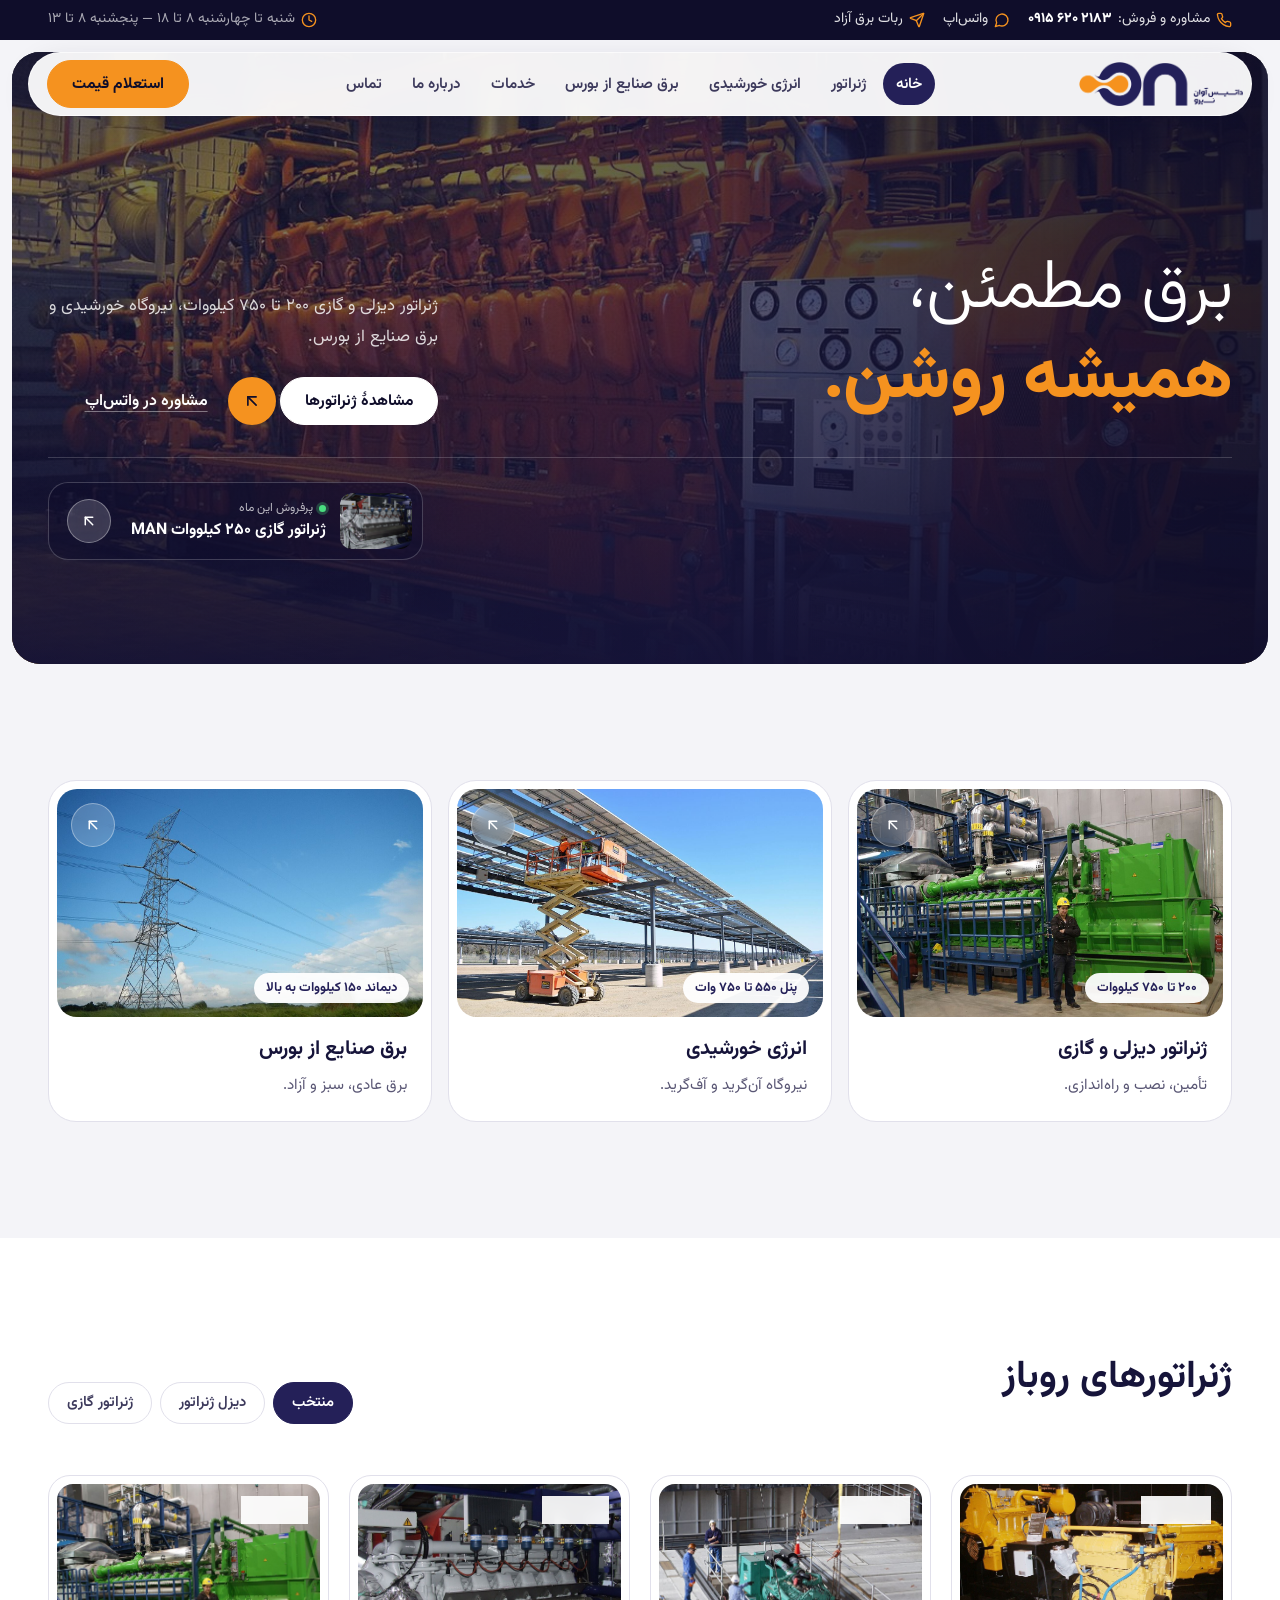
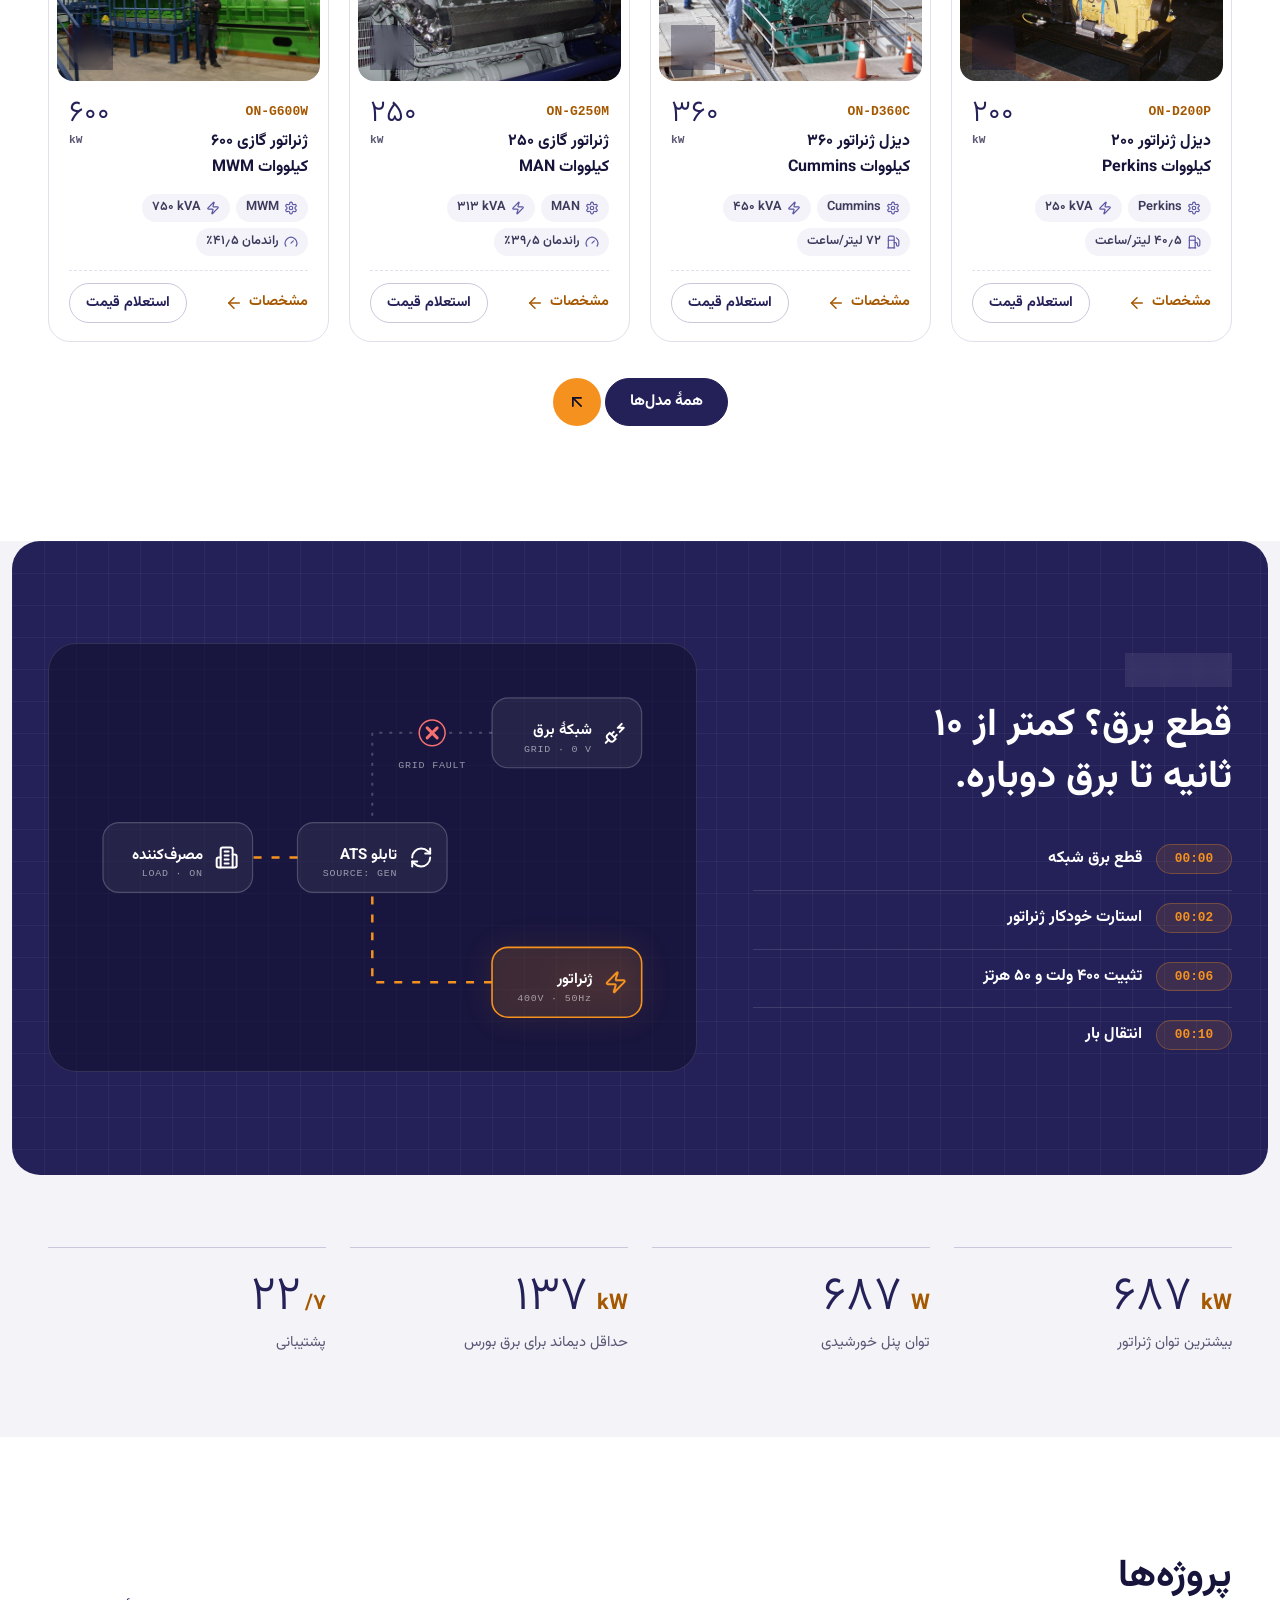
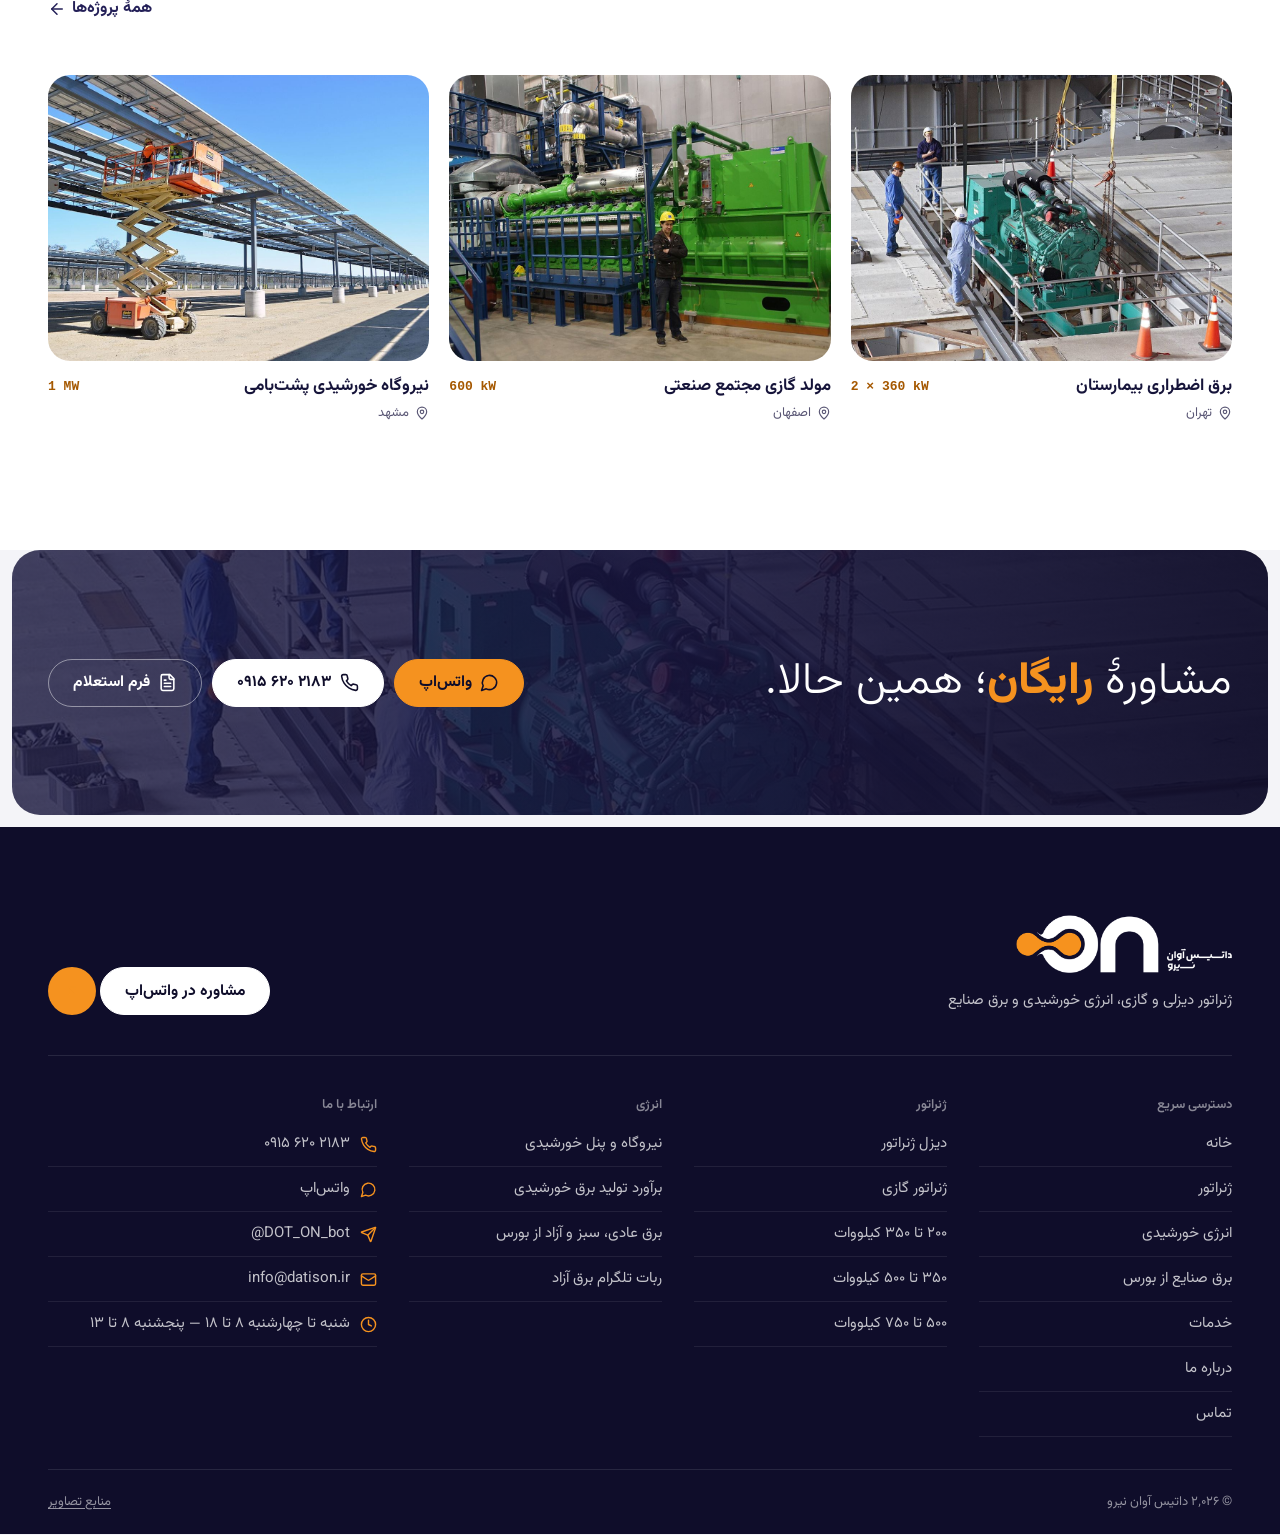
<file: site/index.html>
<!doctype html>
<html lang="fa" dir="rtl">
<head>
  <meta charset="utf-8">
  <meta name="viewport" content="width=device-width, initial-scale=1, viewport-fit=cover">
  <title>داتیس آوان نیرو | ژنراتور دیزلی و گازی، انرژی خورشیدی و برق صنایع</title>
  <meta name="description" content="داتیس آوان نیرو؛ تأمین و راه‌اندازی ژنراتور دیزلی و گازی ۲۰۰ تا ۷۵۰ کیلووات، پنل و نیروگاه خورشیدی، و تأمین برق عادی، سبز و آزاد از بورس برای صنایع.">
  <meta name="theme-color" content="#242058">
  <link rel="icon" type="image/png" sizes="64x64" href="assets/img/logo/icon-64.png">
  <link rel="apple-touch-icon" href="assets/img/logo/icon-180.png">
  <link rel="preload" href="assets/fonts/Vazirmatn-wght.woff2" as="font" type="font/woff2" crossorigin>
  <link rel="preload" href="assets/img/hero.jpg" as="image">
  <link rel="stylesheet" href="assets/css/style.css">
</head>
<body data-page="home">
  <a class="skip-link" href="#main">پرش به محتوای اصلی</a>
  <div id="site-header"></div>

  <main id="main">
    <!-- Hero -->
    <section class="hero frame on-dark">
      <div class="hero__bg"><img src="assets/img/hero.jpg" alt="" width="1200" height="900" fetchpriority="high"></div>
      <div class="container hero__inner">
        <div class="hero__top">
          <h1 class="rise">برق مطمئن،<br><b>همیشه روشن.</b></h1>
          <div class="hero__aside rise rise-2">
            <p>ژنراتور دیزلی و گازی ۲۰۰ تا ۷۵۰ کیلووات، نیروگاه خورشیدی و برق صنایع از بورس.</p>
            <div class="hero__actions">
              <a class="cta-pair" href="products.html"><span class="btn btn--white">مشاهدهٔ ژنراتورها</span><span class="cta-pair__arrow"><svg class="icon" aria-hidden="true"><use href="#i-arrow-left"></use></svg></span></a>
              <a class="text-link" data-site="whatsapp" href="#">مشاوره در واتس‌اپ</a>
            </div>
          </div>
        </div>
        <div class="hero__bottom rise rise-3">
          <span></span>
          <a class="spotlight" id="spotlight" href="products.html" aria-label="پرفروش این ماه"></a>
        </div>
      </div>
    </section>

    <!-- Three business lines -->
    <section class="section">
      <div class="container">
        <div class="solutions">
          <a class="sol sol--link reveal" href="products.html">
            <div class="sol__media"><img src="assets/img/gas-1.jpg" alt="ژنراتور گازی" loading="lazy" width="1200" height="799"><span class="sol__tag">۲۰۰ تا ۷۵۰ کیلووات</span><span class="bubble" aria-hidden="true"><svg class="icon"><use href="#i-arrow-left"></use></svg></span></div>
            <div class="sol__body"><h3>ژنراتور دیزلی و گازی</h3><p>تأمین، نصب و راه‌اندازی.</p></div>
          </a>
          <a class="sol sol--link reveal" href="solar.html">
            <div class="sol__media"><img src="assets/img/solar-industrial.jpg" alt="نیروگاه خورشیدی صنعتی" loading="lazy" width="1200" height="793"><span class="sol__tag">پنل ۵۵۰ تا ۷۵۰ وات</span><span class="bubble" aria-hidden="true"><svg class="icon"><use href="#i-arrow-left"></use></svg></span></div>
            <div class="sol__body"><h3>انرژی خورشیدی</h3><p>نیروگاه آن‌گرید و آف‌گرید.</p></div>
          </a>
          <a class="sol sol--link reveal" href="energy.html">
            <div class="sol__media"><img src="assets/img/grid-lines.jpg" alt="خطوط انتقال برق" loading="lazy" width="1200" height="900"><span class="sol__tag">دیماند ۱۵۰ کیلووات به بالا</span><span class="bubble" aria-hidden="true"><svg class="icon"><use href="#i-arrow-left"></use></svg></span></div>
            <div class="sol__body"><h3>برق صنایع از بورس</h3><p>برق عادی، سبز و آزاد.</p></div>
          </a>
        </div>
      </div>
    </section>

    <!-- Generators -->
    <section class="section section--white">
      <div class="container">
        <div class="sec-head">
          <div class="sec-head__text"><h2>ژنراتورهای روباز</h2></div>
          <div class="pills" id="featured-tabs" role="group" aria-label="نوع سوخت"></div>
        </div>
        <div class="grid-products grid-products--4" id="featured" aria-live="polite"></div>
        <div style="text-align:center; margin-top: 36px;">
          <a class="cta-pair" href="products.html"><span class="btn">همهٔ مدل‌ها</span><span class="cta-pair__arrow"><svg class="icon" aria-hidden="true"><use href="#i-arrow-left"></use></svg></span></a>
        </div>
      </div>
    </section>

    <!-- ATS flow -->
    <section class="flow frame blueprint on-dark" aria-labelledby="flow-title">
      <div class="container">
        <div>
          <span class="eyebrow">تابلو ATS</span>
          <h2 id="flow-title">قطع برق؟ کمتر از ۱۰ ثانیه تا برق دوباره.</h2>
          <ol class="timeline">
            <li><time>00:00</time><div><b>قطع برق شبکه</b></div></li>
            <li><time>00:02</time><div><b>استارت خودکار ژنراتور</b></div></li>
            <li><time>00:06</time><div><b>تثبیت ۴۰۰ ولت و ۵۰ هرتز</b></div></li>
            <li><time>00:10</time><div><b>انتقال بار</b></div></li>
          </ol>
        </div>
        <figure class="diagram" style="margin:0;">
          <svg viewBox="0 0 600 380" role="img" aria-labelledby="dg-t">
            <title id="dg-t">نمودار تابلو ATS: برق شبکه قطع است، ژنراتور روشن است و بار از طریق ATS به ژنراتور منتقل شده است.</title>
            <path class="d-wire d-wire--dead" d="M420 65 H300 V155"/>
            <path class="d-wire d-wire--live" d="M420 315 H300 V225"/>
            <path class="d-wire d-wire--live" d="M225 190 H180"/>
            <g transform="translate(360 65)"><circle class="d-cut-bg" r="13"/><path class="d-cut" d="M-5 -5 L5 5 M5 -5 L-5 5"/></g>
            <text class="d-sub" x="360" y="100" text-anchor="middle" direction="ltr">GRID FAULT</text>
            <g class="d-node" transform="translate(420 30)"><rect width="150" height="70" rx="16"/><use href="#i-plug-zap" x="112" y="23" width="24" height="24" class="d-ic"/><text class="d-title" x="100" y="36" direction="rtl" text-anchor="start">شبکهٔ برق</text><text class="d-sub" x="100" y="54" text-anchor="end" direction="ltr">GRID · 0 V</text></g>
            <g class="d-node" transform="translate(225 155)"><rect width="150" height="70" rx="16"/><use href="#i-refresh-cw" x="112" y="23" width="24" height="24" class="d-ic"/><text class="d-title" x="100" y="36" direction="rtl" text-anchor="start">تابلو ATS</text><text class="d-sub" x="100" y="54" text-anchor="end" direction="ltr">SOURCE: GEN</text></g>
            <g class="d-node d-node--gen" transform="translate(420 280)"><rect width="150" height="70" rx="16"/><use href="#i-zap" x="112" y="23" width="24" height="24" class="d-ic"/><text class="d-title" x="100" y="36" direction="rtl" text-anchor="start">ژنراتور</text><text class="d-sub" x="100" y="54" text-anchor="end" direction="ltr">400V · 50Hz</text></g>
            <g class="d-node" transform="translate(30 155)"><rect width="150" height="70" rx="16"/><use href="#i-building-2" x="112" y="23" width="24" height="24" class="d-ic"/><text class="d-title" x="100" y="36" direction="rtl" text-anchor="start">مصرف‌کننده</text><text class="d-sub" x="100" y="54" text-anchor="end" direction="ltr">LOAD · ON</text></g>
          </svg>
        </figure>
      </div>
    </section>

    <!-- Stats -->
    <section class="section section--tight">
      <div class="container"><ul class="stats" id="stats" aria-label="در یک نگاه" style="margin-top:0;"></ul></div>
    </section>

    <!-- Projects -->
    <section class="section section--white">
      <div class="container">
        <div class="sec-head">
          <div class="sec-head__text"><h2>پروژه‌ها</h2></div>
          <a class="link-arrow" href="about.html#projects-sec">همهٔ پروژه‌ها<svg class="icon" aria-hidden="true"><use href="#i-arrow-left"></use></svg></a>
        </div>
        <div class="projects" id="projects"></div>
      </div>
    </section>

    <!-- Contact band -->
    <section class="cta frame on-dark" id="quote">
      <div class="cta__bg"><img src="assets/img/install-open.jpg" alt="" loading="lazy" width="1200" height="800"></div>
      <div class="container contact-band">
        <h2>مشاورهٔ <b>رایگان</b>؛ همین حالا.</h2>
        <div class="actions">
          <a class="btn btn--primary" data-site="whatsapp" href="#"><svg class="icon" aria-hidden="true"><use href="#i-message-circle"></use></svg>واتس‌اپ</a>
          <a class="btn btn--white" href="tel:+989156202183"><svg class="icon" aria-hidden="true"><use href="#i-phone"></use></svg><span data-site="phone"></span></a>
          <a class="btn btn--light" href="contact.html#quote"><svg class="icon" aria-hidden="true"><use href="#i-file-text"></use></svg>فرم استعلام</a>
        </div>
      </div>
    </section>
  </main>

  <div id="site-footer"></div>

  <script src="assets/js/icons.js"></script>
  <script src="assets/js/data.js"></script>
  <script src="assets/js/app.js"></script>
</body>
</html>
</file>
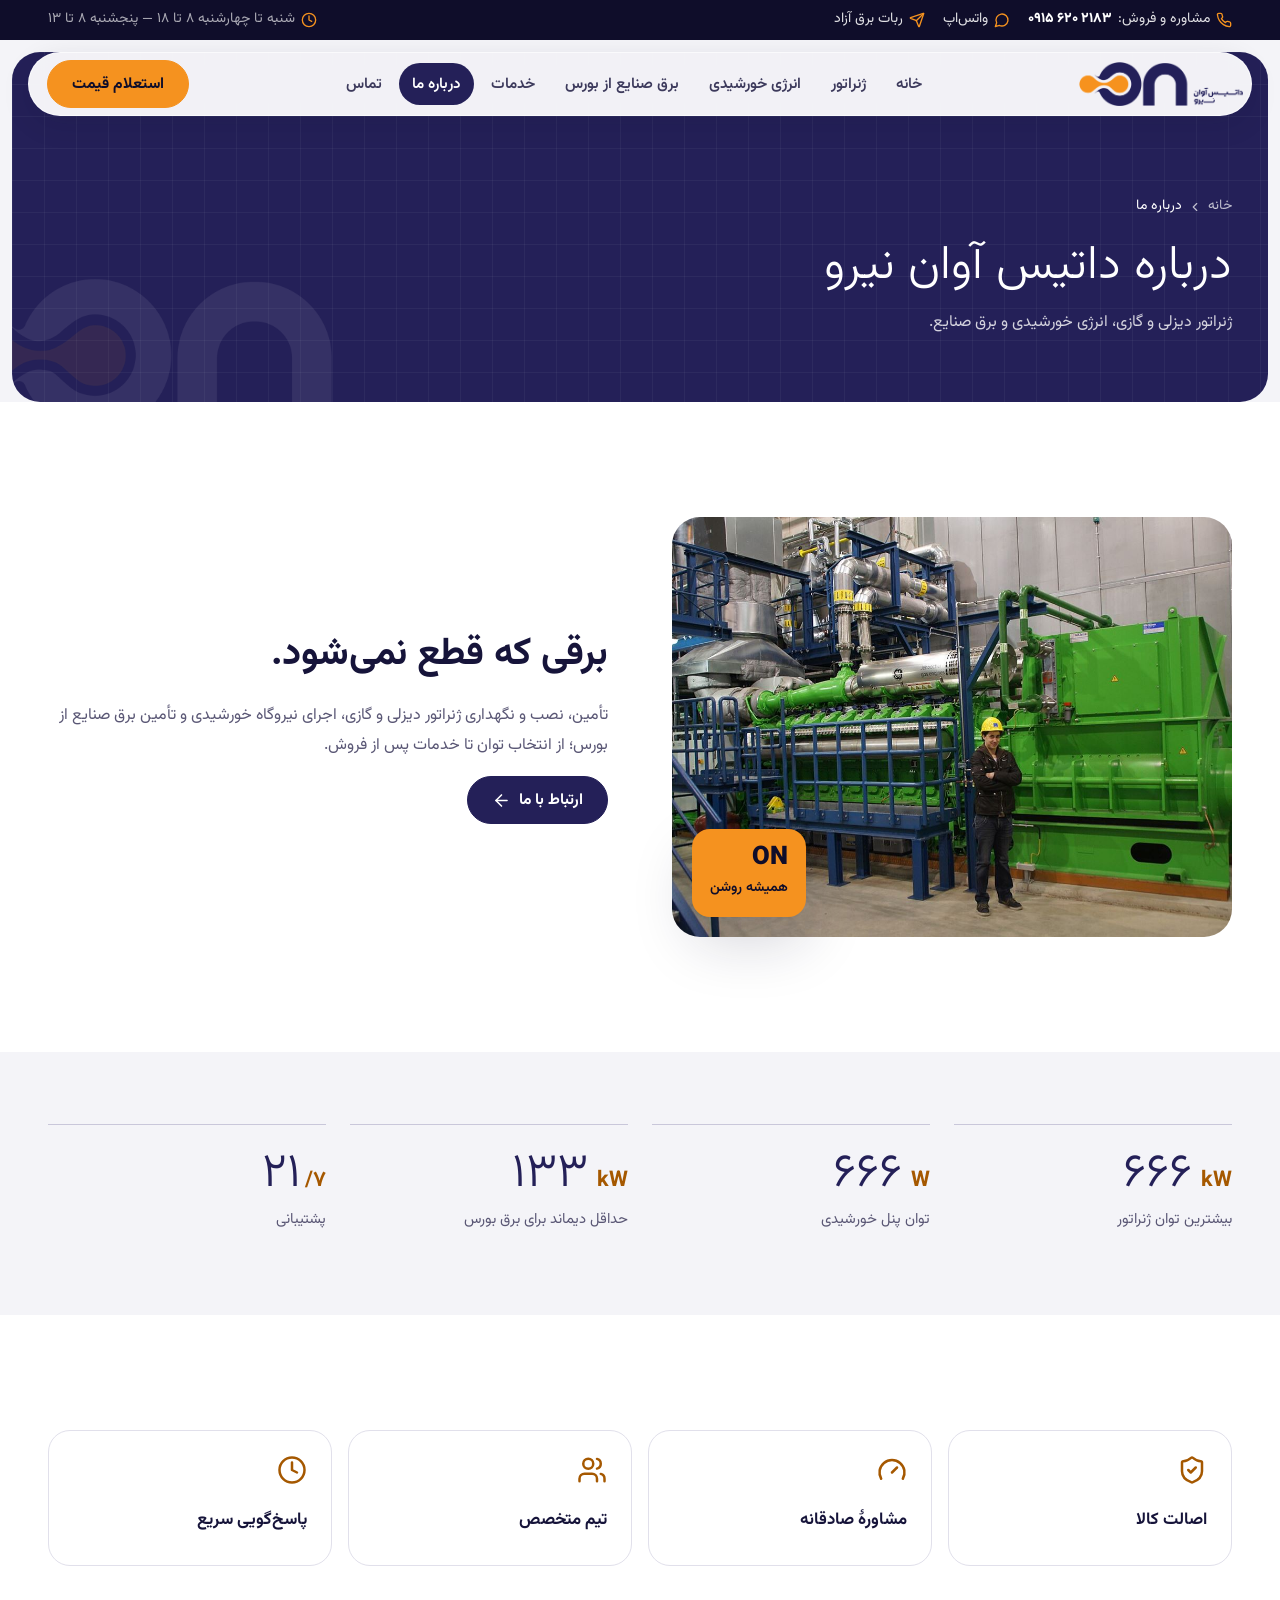
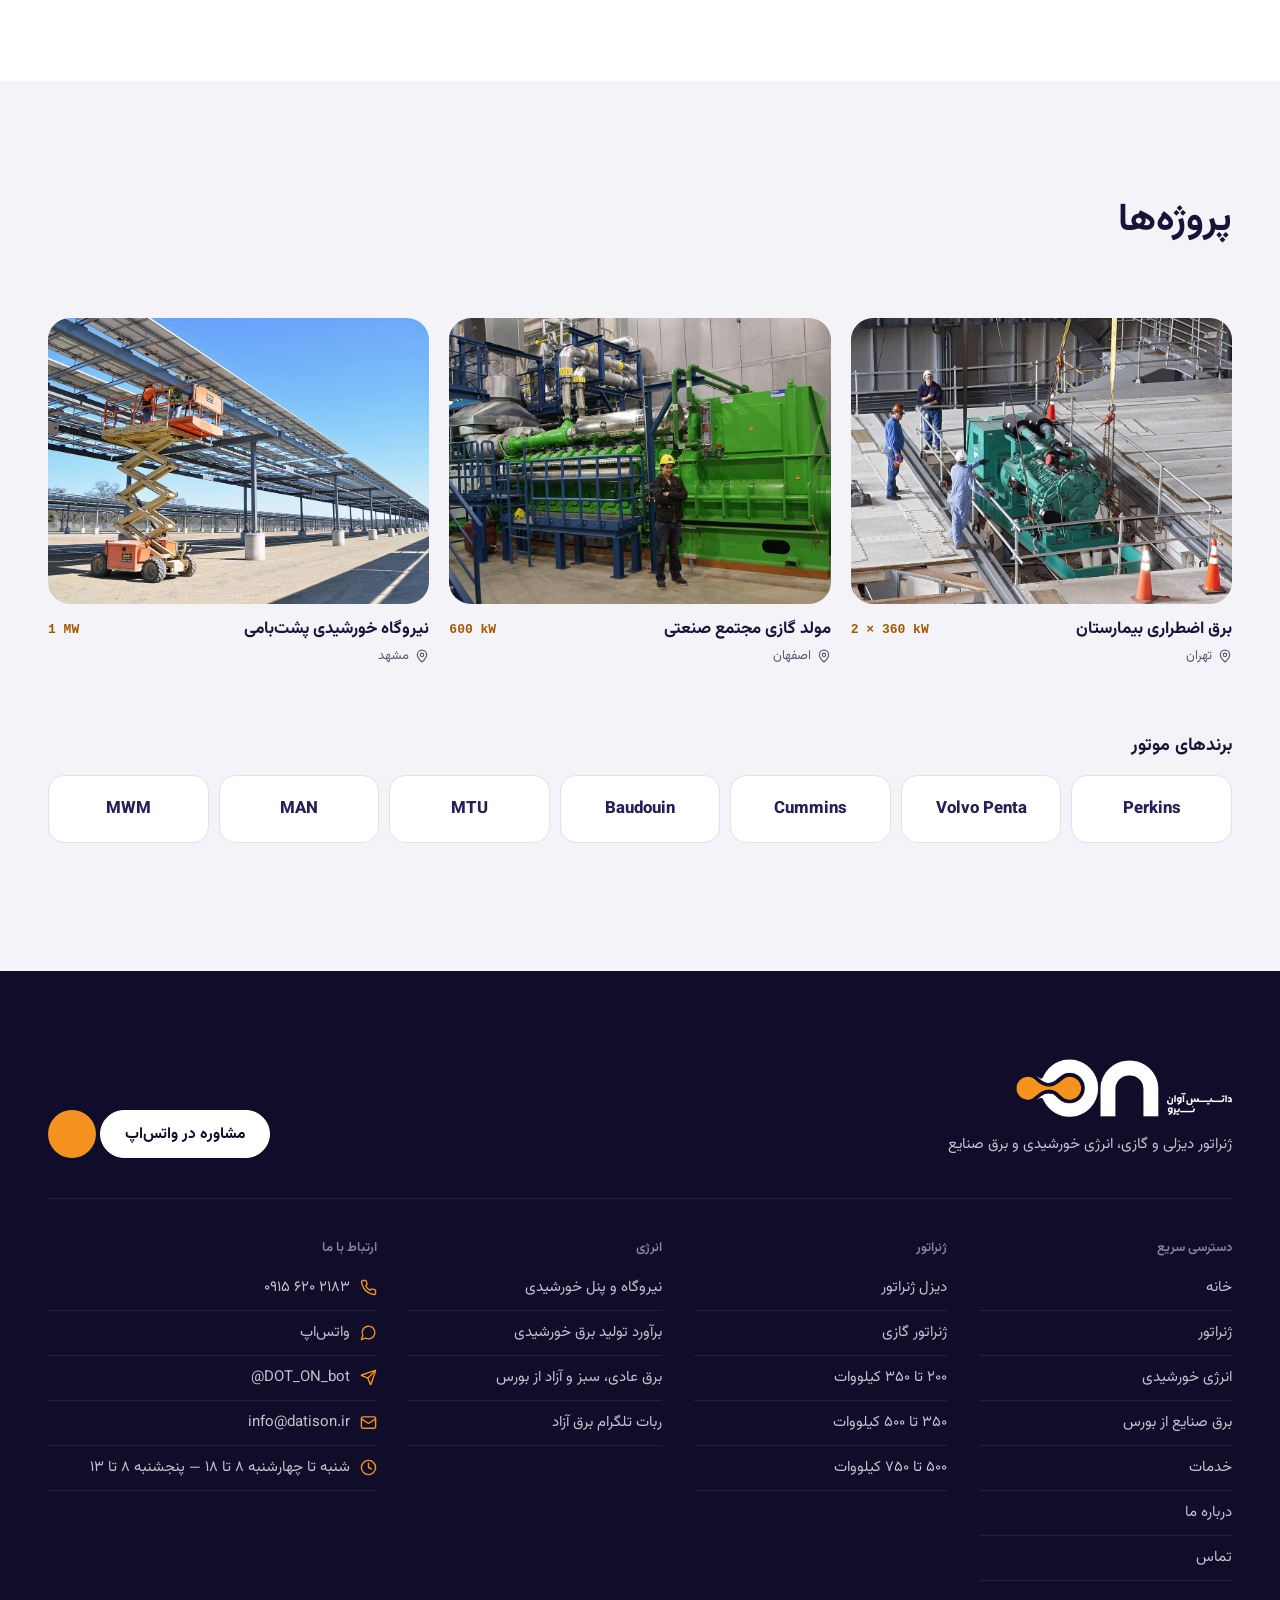
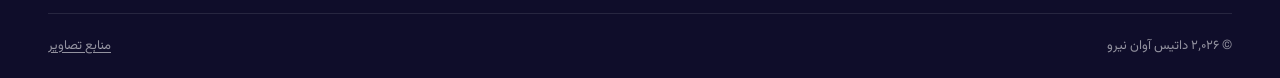
<file: site/about.html>
<!doctype html>
<html lang="fa" dir="rtl">
<head>
  <meta charset="utf-8">
  <meta name="viewport" content="width=device-width, initial-scale=1, viewport-fit=cover">
  <title>درباره ما و پروژه‌ها | داتیس آوان نیرو</title>
  <meta name="description" content="آشنایی با داتیس آوان نیرو، ارزش‌ها، گواهینامه‌ها و پروژه‌های اجراشده در زمینهٔ تأمین و نصب دیزل ژنراتور.">
  <meta name="theme-color" content="#242058">
  <link rel="icon" type="image/png" sizes="64x64" href="assets/img/logo/icon-64.png">
  <link rel="apple-touch-icon" href="assets/img/logo/icon-180.png">
  <link rel="preload" href="assets/fonts/Vazirmatn-wght.woff2" as="font" type="font/woff2" crossorigin>
  <link rel="stylesheet" href="assets/css/style.css">
</head>
<body data-page="about">
  <a class="skip-link" href="#main">پرش به محتوای اصلی</a>
  <div id="site-header"></div>

  <main id="main">
    <section class="page-hero frame blueprint on-dark">
      <div class="container">
        <nav class="breadcrumb" aria-label="مسیر صفحه">
          <a href="index.html">خانه</a><svg class="icon" aria-hidden="true"><use href="#i-chevron-left"></use></svg><span aria-current="page">درباره ما</span>
        </nav>
        <h1>درباره داتیس آوان نیرو</h1>
        <p>ژنراتور دیزلی و گازی، انرژی خورشیدی و برق صنایع.</p>
      </div>
    </section>

    <!-- TODO: متن معرفی واقعی شرکت را جایگزین کنید -->
    <section class="section section--white">
      <div class="container split">
        <div class="split__media reveal">
          <img src="assets/img/gas-1.jpg" alt="ژنراتور گازی صنعتی" loading="lazy" width="1200" height="799">
          <div class="split__badge"><strong>ON</strong><span>همیشه روشن</span></div>
        </div>
        <div>
          <h2>برقی که قطع نمی‌شود.</h2>
          <p class="text-muted">تأمین، نصب و نگهداری ژنراتور دیزلی و گازی، اجرای نیروگاه خورشیدی و تأمین برق صنایع از بورس؛ از انتخاب توان تا خدمات پس از فروش.</p>
          <a class="btn" href="contact.html">ارتباط با ما<svg class="icon" aria-hidden="true"><use href="#i-arrow-left"></use></svg></a>
        </div>
      </div>
    </section>

    <section class="section section--tight" aria-label="در یک نگاه">
      <div class="container"><ul class="stats" id="stats" style="margin-top: 0;"></ul></div>
    </section>

    <section class="section section--white">
      <div class="container">
        <div class="values">
          <div class="value reveal"><svg class="icon" aria-hidden="true"><use href="#i-shield-check"></use></svg><h3>اصالت کالا</h3></div>
          <div class="value reveal"><svg class="icon" aria-hidden="true"><use href="#i-gauge"></use></svg><h3>مشاورهٔ صادقانه</h3></div>
          <div class="value reveal"><svg class="icon" aria-hidden="true"><use href="#i-users"></use></svg><h3>تیم متخصص</h3></div>
          <div class="value reveal"><svg class="icon" aria-hidden="true"><use href="#i-clock"></use></svg><h3>پاسخ‌گویی سریع</h3></div>
        </div>
      </div>
    </section>

    <section class="section" id="projects-sec">
      <div class="container">
        <div class="sec-head"><div class="sec-head__text"><h2>پروژه‌ها</h2></div></div>
        <div class="projects" id="projects"></div>
        <div style="margin-top: 56px;">
          <h3 style="margin-bottom: 16px;">برندهای موتور</h3>
          <ul class="brands" id="brands"></ul>
        </div>
      </div>
    </section>
  </main>

  <div id="site-footer"></div>

  <script src="assets/js/icons.js"></script>
  <script src="assets/js/data.js"></script>
  <script src="assets/js/app.js"></script>
</body>
</html>
</file>
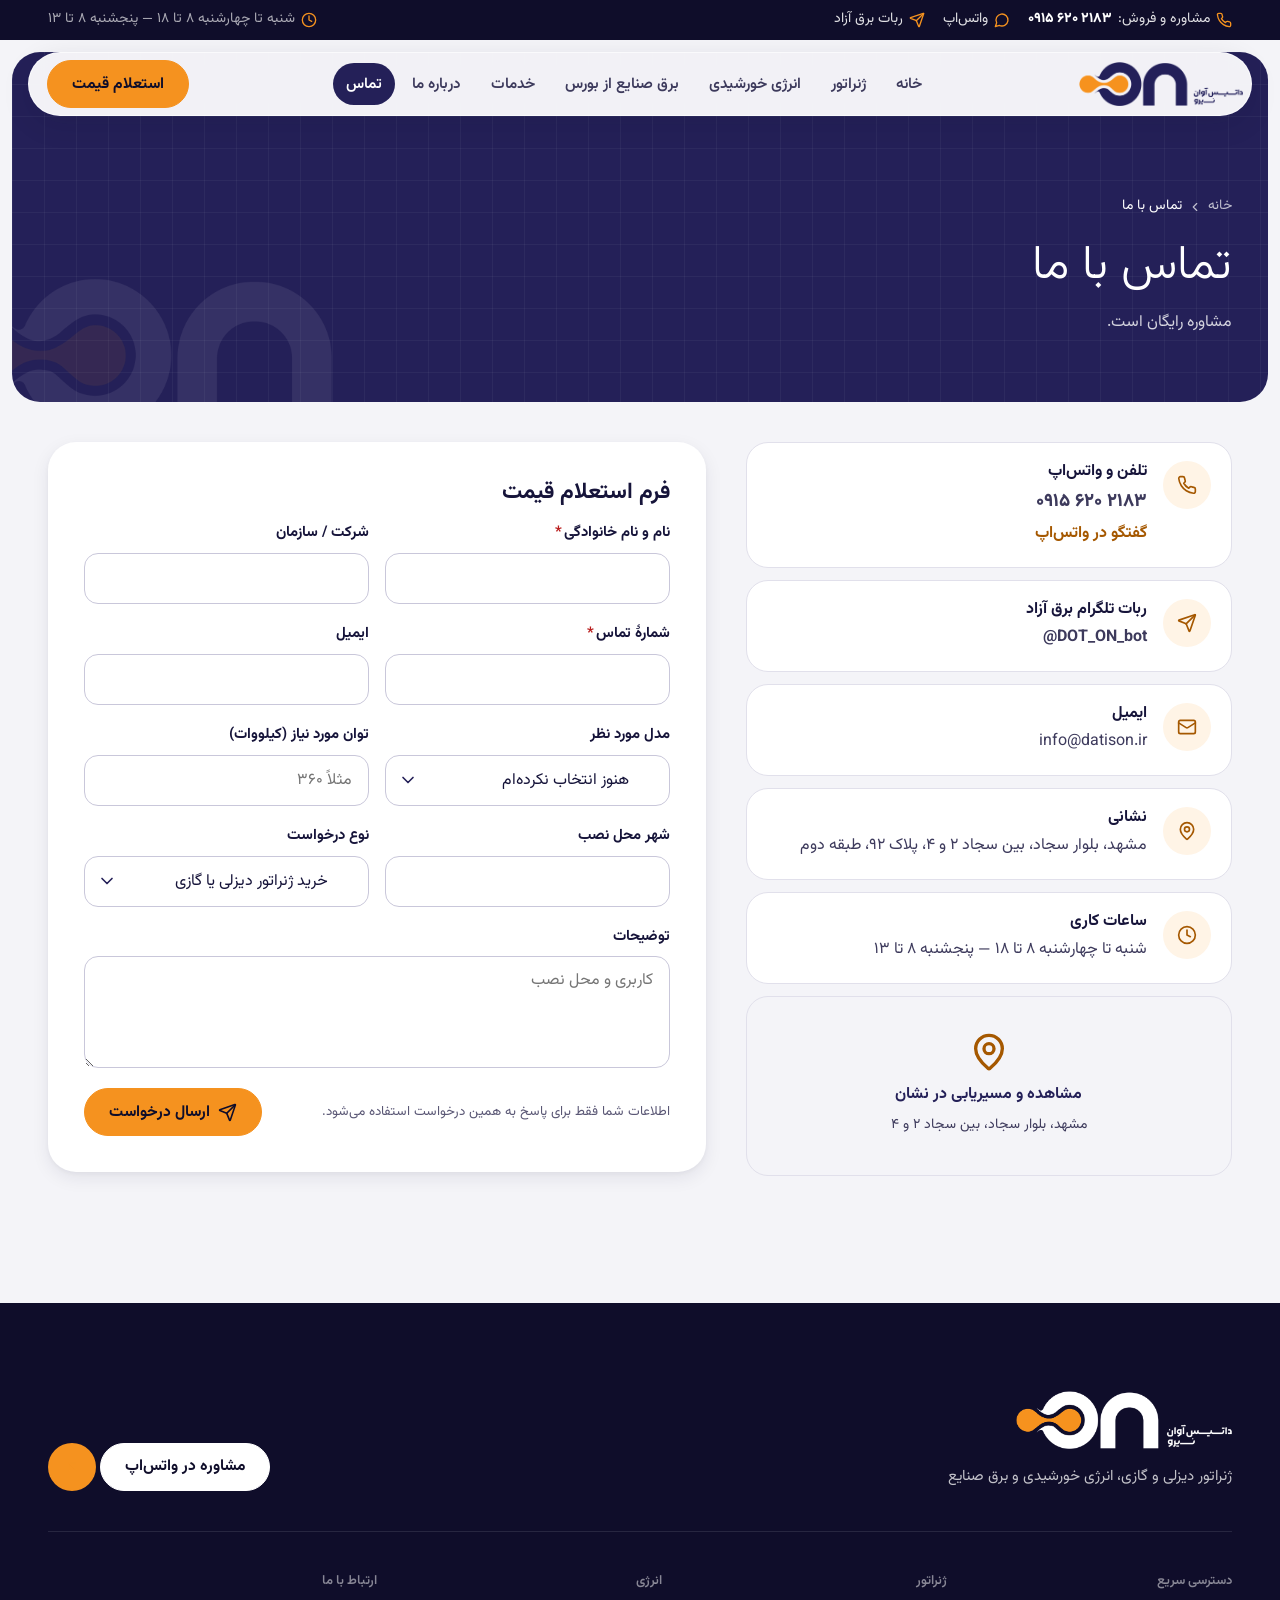
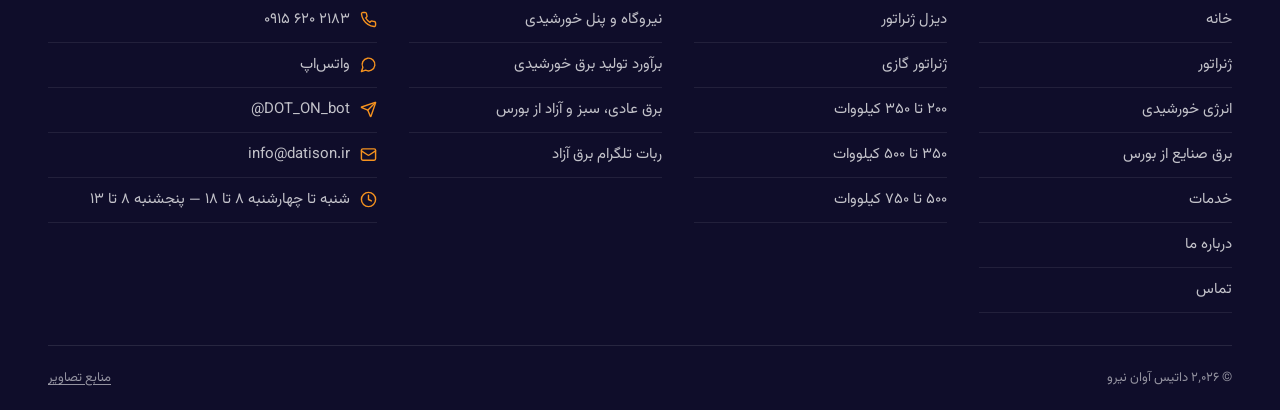
<file: site/contact.html>
<!doctype html>
<html lang="fa" dir="rtl">
<head>
  <meta charset="utf-8">
  <meta name="viewport" content="width=device-width, initial-scale=1, viewport-fit=cover">
  <title>تماس با ما و استعلام قیمت | داتیس آوان نیرو</title>
  <meta name="description" content="برای استعلام قیمت دیزل ژنراتور، مشاورهٔ رایگان، نصب یا سرویس با داتیس آوان نیرو تماس بگیرید.">
  <meta name="theme-color" content="#242058">
  <link rel="icon" type="image/png" sizes="64x64" href="assets/img/logo/icon-64.png">
  <link rel="apple-touch-icon" href="assets/img/logo/icon-180.png">
  <link rel="preload" href="assets/fonts/Vazirmatn-wght.woff2" as="font" type="font/woff2" crossorigin>
  <link rel="stylesheet" href="assets/css/style.css">
</head>
<body data-page="contact">
  <a class="skip-link" href="#main">پرش به محتوای اصلی</a>
  <div id="site-header"></div>

  <main id="main">
    <section class="page-hero frame blueprint on-dark">
      <div class="container">
        <nav class="breadcrumb" aria-label="مسیر صفحه">
          <a href="index.html">خانه</a><svg class="icon" aria-hidden="true"><use href="#i-chevron-left"></use></svg><span aria-current="page">تماس با ما</span>
        </nav>
        <h1>تماس با ما</h1>
        <p>مشاوره رایگان است.</p>
      </div>
    </section>

    <section class="section" style="padding-top: 40px;">
      <div class="container contact-grid">
        <div class="info-cards">
          <div class="info-card"><span class="icon-box"><svg class="icon" aria-hidden="true"><use href="#i-phone"></use></svg></span><div><h3>تلفن و واتس‌اپ</h3><a data-site="phone" href="#" style="font-size:1.15rem; font-weight:800;"></a><br><a data-site="whatsapp" href="#" style="color: var(--orange-text); font-weight: 700;">گفتگو در واتس‌اپ</a></div></div>
          <div class="info-card"><span class="icon-box"><svg class="icon" aria-hidden="true"><use href="#i-send"></use></svg></span><div><h3>ربات تلگرام برق آزاد</h3><a data-site="telegram" href="#" style="font-weight:700;"></a></div></div>
          <div class="info-card"><span class="icon-box"><svg class="icon" aria-hidden="true"><use href="#i-mail"></use></svg></span><div><h3>ایمیل</h3><a class="ltr" data-site="email" href="#"></a></div></div>
          <div class="info-card"><span class="icon-box"><svg class="icon" aria-hidden="true"><use href="#i-map-pin"></use></svg></span><div><h3>نشانی</h3><p data-site="address"></p><p data-site="workshop" class="text-muted" style="font-size:.9375rem;"></p></div></div>
          <div class="info-card"><span class="icon-box"><svg class="icon" aria-hidden="true"><use href="#i-clock"></use></svg></span><div><h3>ساعات کاری</h3><p data-site="hours"></p></div></div>
          <a class="map-box" data-site="map" href="#"><div><svg class="icon" aria-hidden="true"><use href="#i-map-pin"></use></svg><b>مشاهده و مسیریابی در نشان</b><br><span style="font-size:.875rem;">مشهد، بلوار سجاد، بین سجاد ۲ و ۴</span></div></a>
        </div>

        <div class="form-card" id="quote" style="box-shadow: var(--shadow);">
          <h2 style="font-size: 1.4rem;">فرم استعلام قیمت</h2>
          <form data-quote novalidate>
            <div class="form-grid">
              <div class="field"><label for="c-name">نام و نام خانوادگی<span class="req" aria-hidden="true">*</span></label><input id="c-name" name="name" autocomplete="name" required aria-describedby="c-name-err"><span class="error" id="c-name-err" role="alert"></span></div>
              <div class="field"><label for="c-company">شرکت / سازمان</label><input id="c-company" name="company" autocomplete="organization"></div>
              <div class="field"><label for="c-phone">شمارهٔ تماس<span class="req" aria-hidden="true">*</span></label><input id="c-phone" name="phone" type="tel" inputmode="tel" autocomplete="tel" dir="ltr" required aria-describedby="c-phone-err"><span class="error" id="c-phone-err" role="alert"></span></div>
              <div class="field"><label for="c-email">ایمیل</label><input id="c-email" name="email" type="email" autocomplete="email" dir="ltr" aria-describedby="c-email-err"><span class="error" id="c-email-err" role="alert"></span></div>
              <div class="field"><label for="c-model">مدل مورد نظر</label><select id="c-model" name="model"><option value="">هنوز انتخاب نکرده‌ام</option></select></div>
              <div class="field"><label for="c-power">توان مورد نیاز (کیلووات)</label><input id="c-power" name="power" inputmode="numeric" placeholder="مثلاً ۳۶۰"></div>
              <div class="field"><label for="c-city">شهر محل نصب</label><input id="c-city" name="city" autocomplete="address-level2"></div>
              <div class="field">
                <label for="c-need">نوع درخواست</label>
                <select id="c-need" name="need">
                  <option value="genset">خرید ژنراتور دیزلی یا گازی</option>
                  <option value="solar">پنل یا نیروگاه خورشیدی</option>
                  <option value="energy">تأمین برق صنایع از بورس</option>
                  <option value="rent">اجارهٔ ژنراتور</option>
                  <option value="install">نصب و راه‌اندازی</option>
                  <option value="service">سرویس و تعمیرات</option>
                  <option value="ats">تابلو ATS / سنکرون</option>
                </select>
              </div>
              <div class="field full"><label for="c-msg">توضیحات</label><textarea id="c-msg" name="message" placeholder="کاربری و محل نصب"></textarea></div>
            </div>
            <div class="form-foot">
              <small>اطلاعات شما فقط برای پاسخ به همین درخواست استفاده می‌شود.</small>
              <button class="btn btn--primary" type="submit"><svg class="icon" aria-hidden="true"><use href="#i-send"></use></svg>ارسال درخواست</button>
            </div>
            <div class="form-status" role="status" aria-live="polite"></div>
          </form>
        </div>
      </div>
    </section>
  </main>

  <div id="site-footer"></div>

  <script src="assets/js/icons.js"></script>
  <script src="assets/js/data.js"></script>
  <script src="assets/js/app.js"></script>
</body>
</html>
</file>
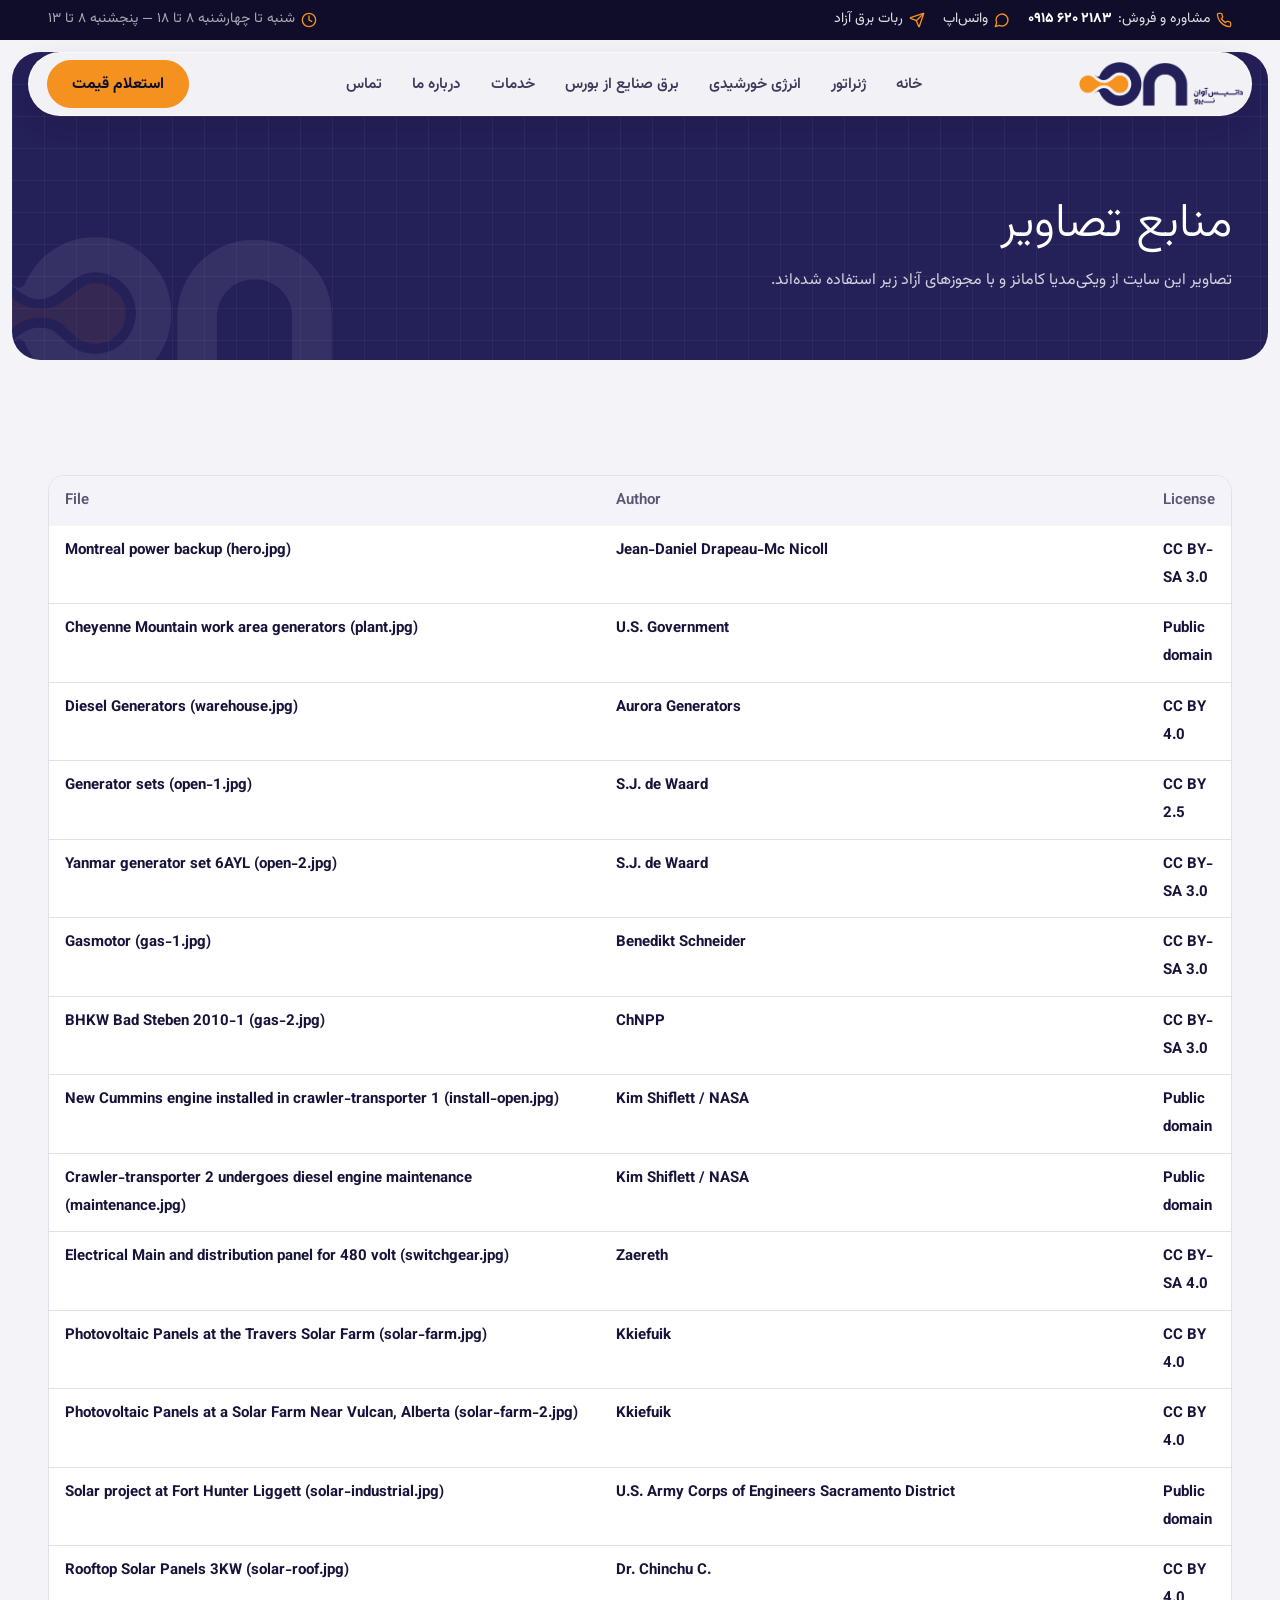
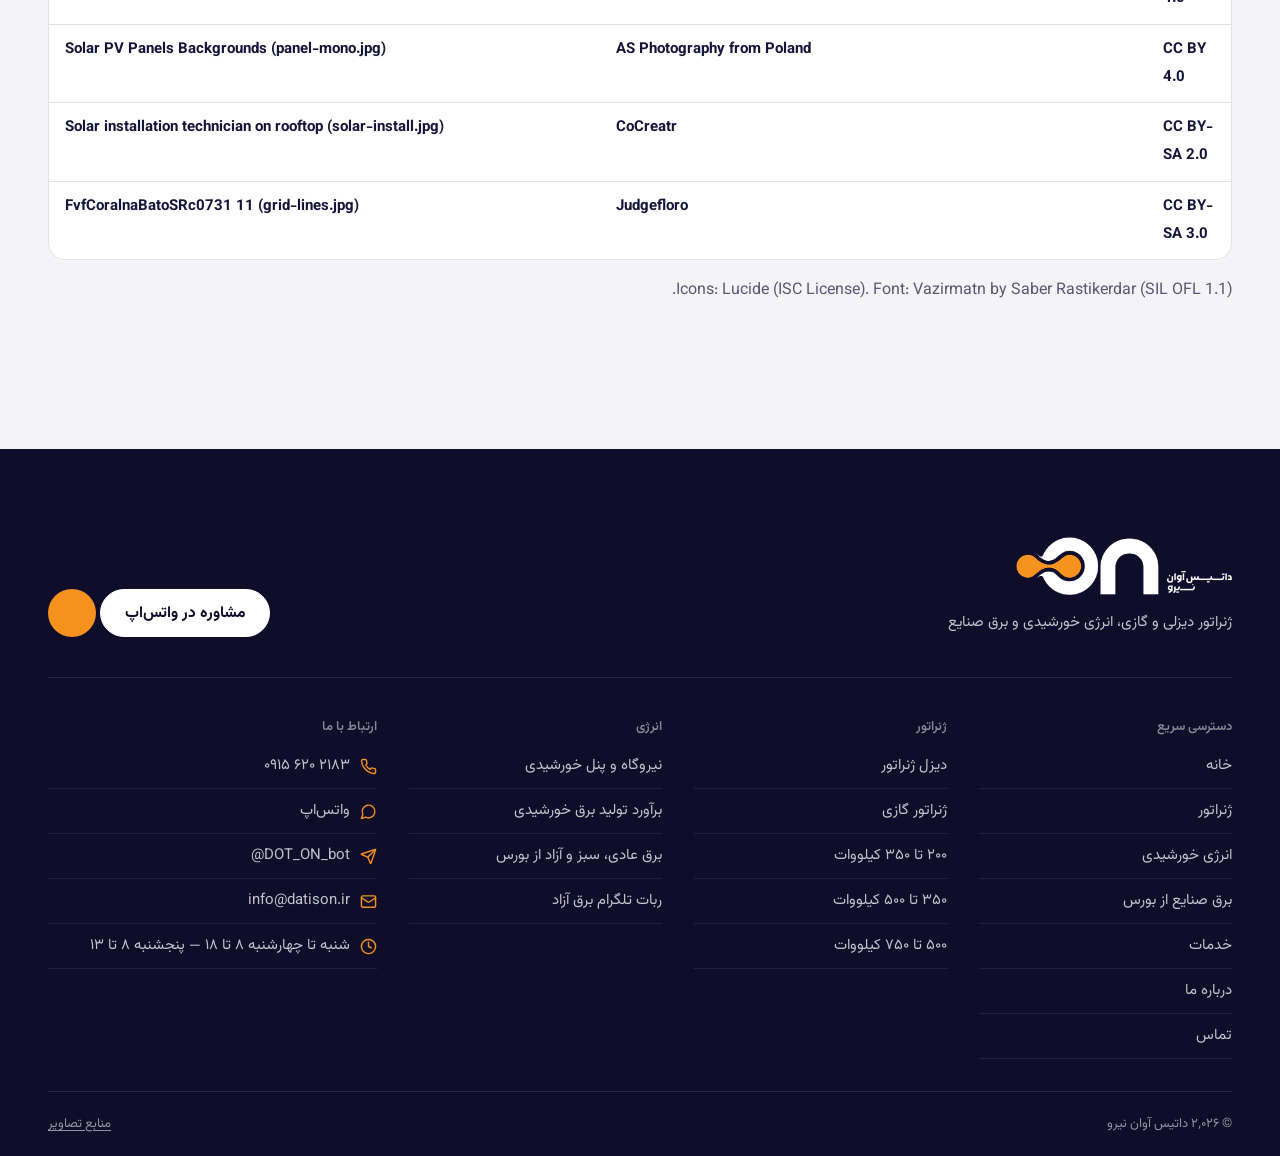
<file: site/credits.html>
<!doctype html>
<html lang="fa" dir="rtl">
<head>
  <meta charset="utf-8">
  <meta name="viewport" content="width=device-width, initial-scale=1, viewport-fit=cover">
  <title>منابع تصاویر | داتیس آوان نیرو</title>
  <meta name="robots" content="noindex">
  <meta name="theme-color" content="#242058">
  <link rel="icon" type="image/png" sizes="64x64" href="assets/img/logo/icon-64.png">
  <link rel="stylesheet" href="assets/css/style.css">
</head>
<body data-page="credits">
  <a class="skip-link" href="#main">پرش به محتوای اصلی</a>
  <div id="site-header"></div>
  <main id="main">
    <section class="page-hero frame blueprint on-dark">
      <div class="container">
        <h1>منابع تصاویر</h1>
        <p>تصاویر این سایت از ویکی‌مدیا کامانز و با مجوزهای آزاد زیر استفاده شده‌اند.</p>
      </div>
    </section>
    <section class="section">
      <div class="container" style="overflow-x:auto;">
        <table class="spec-table" dir="ltr" style="min-width: 640px;">
          <thead><tr><th>File</th><th>Author</th><th>License</th></tr></thead>
          <tbody>
            <tr><td><a href="https://commons.wikimedia.org/wiki/File:Montreal_power_backup.jpg">Montreal power backup</a> (hero.jpg)</td><td>Jean-Daniel Drapeau-Mc Nicoll</td><td>CC BY-SA 3.0</td></tr>
            <tr><td><a href="https://commons.wikimedia.org/wiki/File:Cheyenne_Mountain_work_area_generators.jpg">Cheyenne Mountain work area generators</a> (plant.jpg)</td><td>U.S. Government</td><td>Public domain</td></tr>
            <tr><td><a href="https://commons.wikimedia.org/wiki/File:Diesel_Generators.jpg">Diesel Generators</a> (warehouse.jpg)</td><td>Aurora Generators</td><td>CC BY 4.0</td></tr>
            <tr><td><a href="https://commons.wikimedia.org/wiki/File:Generator_sets.JPG">Generator sets</a> (open-1.jpg)</td><td>S.J. de Waard</td><td>CC BY 2.5</td></tr>
            <tr><td><a href="https://commons.wikimedia.org/wiki/File:Yanmar_generator_set_6AYL_(01).JPG">Yanmar generator set 6AYL</a> (open-2.jpg)</td><td>S.J. de Waard</td><td>CC BY-SA 3.0</td></tr>
            <tr><td><a href="https://commons.wikimedia.org/wiki/File:Gasmotor.JPG">Gasmotor</a> (gas-1.jpg)</td><td>Benedikt Schneider</td><td>CC BY-SA 3.0</td></tr>
            <tr><td><a href="https://commons.wikimedia.org/wiki/File:BHKW_Bad_Steben_2010-1.JPG">BHKW Bad Steben 2010-1</a> (gas-2.jpg)</td><td>ChNPP</td><td>CC BY-SA 3.0</td></tr>
            <tr><td><a href="https://commons.wikimedia.org/wiki/File:New_Cummins_engine_installed_in_crawler-transporter_1_(KSC-2013-2176).jpg">New Cummins engine installed in crawler-transporter 1</a> (install-open.jpg)</td><td>Kim Shiflett / NASA</td><td>Public domain</td></tr>
            <tr><td><a href="https://commons.wikimedia.org/wiki/File:Crawler-transporter_2_undergoes_diesel_engine_maintenance_(KSC-20190326-PH_KLS01_0047).jpg">Crawler-transporter 2 undergoes diesel engine maintenance</a> (maintenance.jpg)</td><td>Kim Shiflett / NASA</td><td>Public domain</td></tr>
            <tr><td><a href="https://commons.wikimedia.org/wiki/File:Electrical_Main_and_distribution_panel_for_480_volt.JPG">Electrical Main and distribution panel for 480 volt</a> (switchgear.jpg)</td><td>Zaereth</td><td>CC BY-SA 4.0</td></tr>
            <tr><td><a href="https://commons.wikimedia.org/wiki/File:Photovoltaic_Panels_at_the_Travers_Solar_Farm.jpg">Photovoltaic Panels at the Travers Solar Farm</a> (solar-farm.jpg)</td><td>Kkiefuik</td><td>CC BY 4.0</td></tr>
            <tr><td><a href="https://commons.wikimedia.org/wiki/File:Photovoltaic_Panels_at_a_Solar_Farm_Near_Vulcan,_Alberta.jpg">Photovoltaic Panels at a Solar Farm Near Vulcan, Alberta</a> (solar-farm-2.jpg)</td><td>Kkiefuik</td><td>CC BY 4.0</td></tr>
            <tr><td><a href="https://commons.wikimedia.org/wiki/File:Solar_project_at_Fort_Hunter_Liggett_-_March_2013_(8575348802).jpg">Solar project at Fort Hunter Liggett</a> (solar-industrial.jpg)</td><td>U.S. Army Corps of Engineers Sacramento District</td><td>Public domain</td></tr>
            <tr><td><a href="https://commons.wikimedia.org/wiki/File:Rooftop_Solar_Panels_3KW.jpg">Rooftop Solar Panels 3KW</a> (solar-roof.jpg)</td><td>Dr. Chinchu C.</td><td>CC BY 4.0</td></tr>
            <tr><td><a href="https://commons.wikimedia.org/wiki/File:Solar_PV_Panels_Backgrounds_(54111850613).jpg">Solar PV Panels Backgrounds</a> (panel-mono.jpg)</td><td>AS Photography from Poland</td><td>CC BY 4.0</td></tr>
            <tr><td><a href="https://commons.wikimedia.org/wiki/File:Solar_installation_technician_on_rooftop_(5392894792).jpg">Solar installation technician on rooftop</a> (solar-install.jpg)</td><td>CoCreatr</td><td>CC BY-SA 2.0</td></tr>
            <tr><td><a href="https://commons.wikimedia.org/wiki/File:FvfCoralnaBatoSRc0731_11.JPG">FvfCoralnaBatoSRc0731 11</a> (grid-lines.jpg)</td><td>Judgefloro</td><td>CC BY-SA 3.0</td></tr>
          </tbody>
        </table>
        <p class="text-muted" style="margin-top:16px;">Icons: Lucide (ISC License). Font: Vazirmatn by Saber Rastikerdar (SIL OFL 1.1).</p>
      </div>
    </section>
  </main>
  <div id="site-footer"></div>
  <script src="assets/js/icons.js"></script>
  <script src="assets/js/data.js"></script>
  <script src="assets/js/app.js"></script>
</body>
</html>
</file>
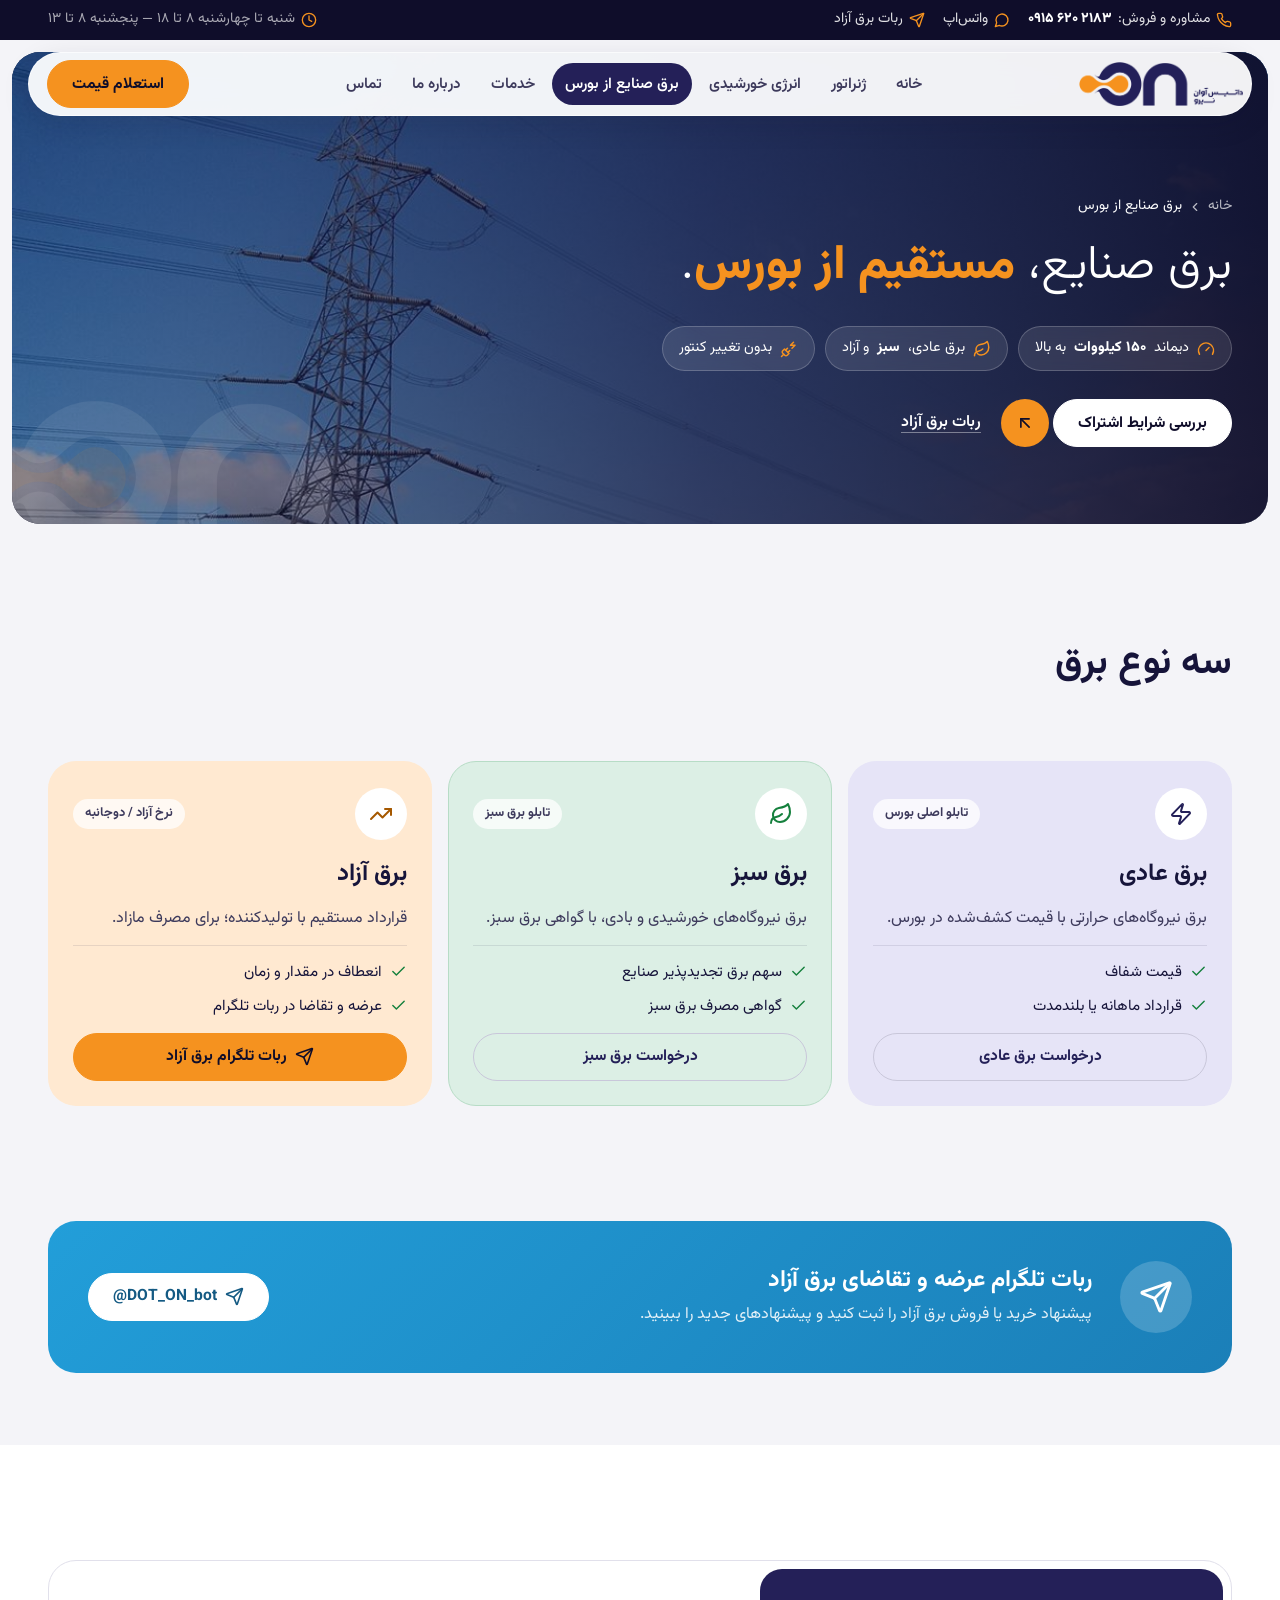
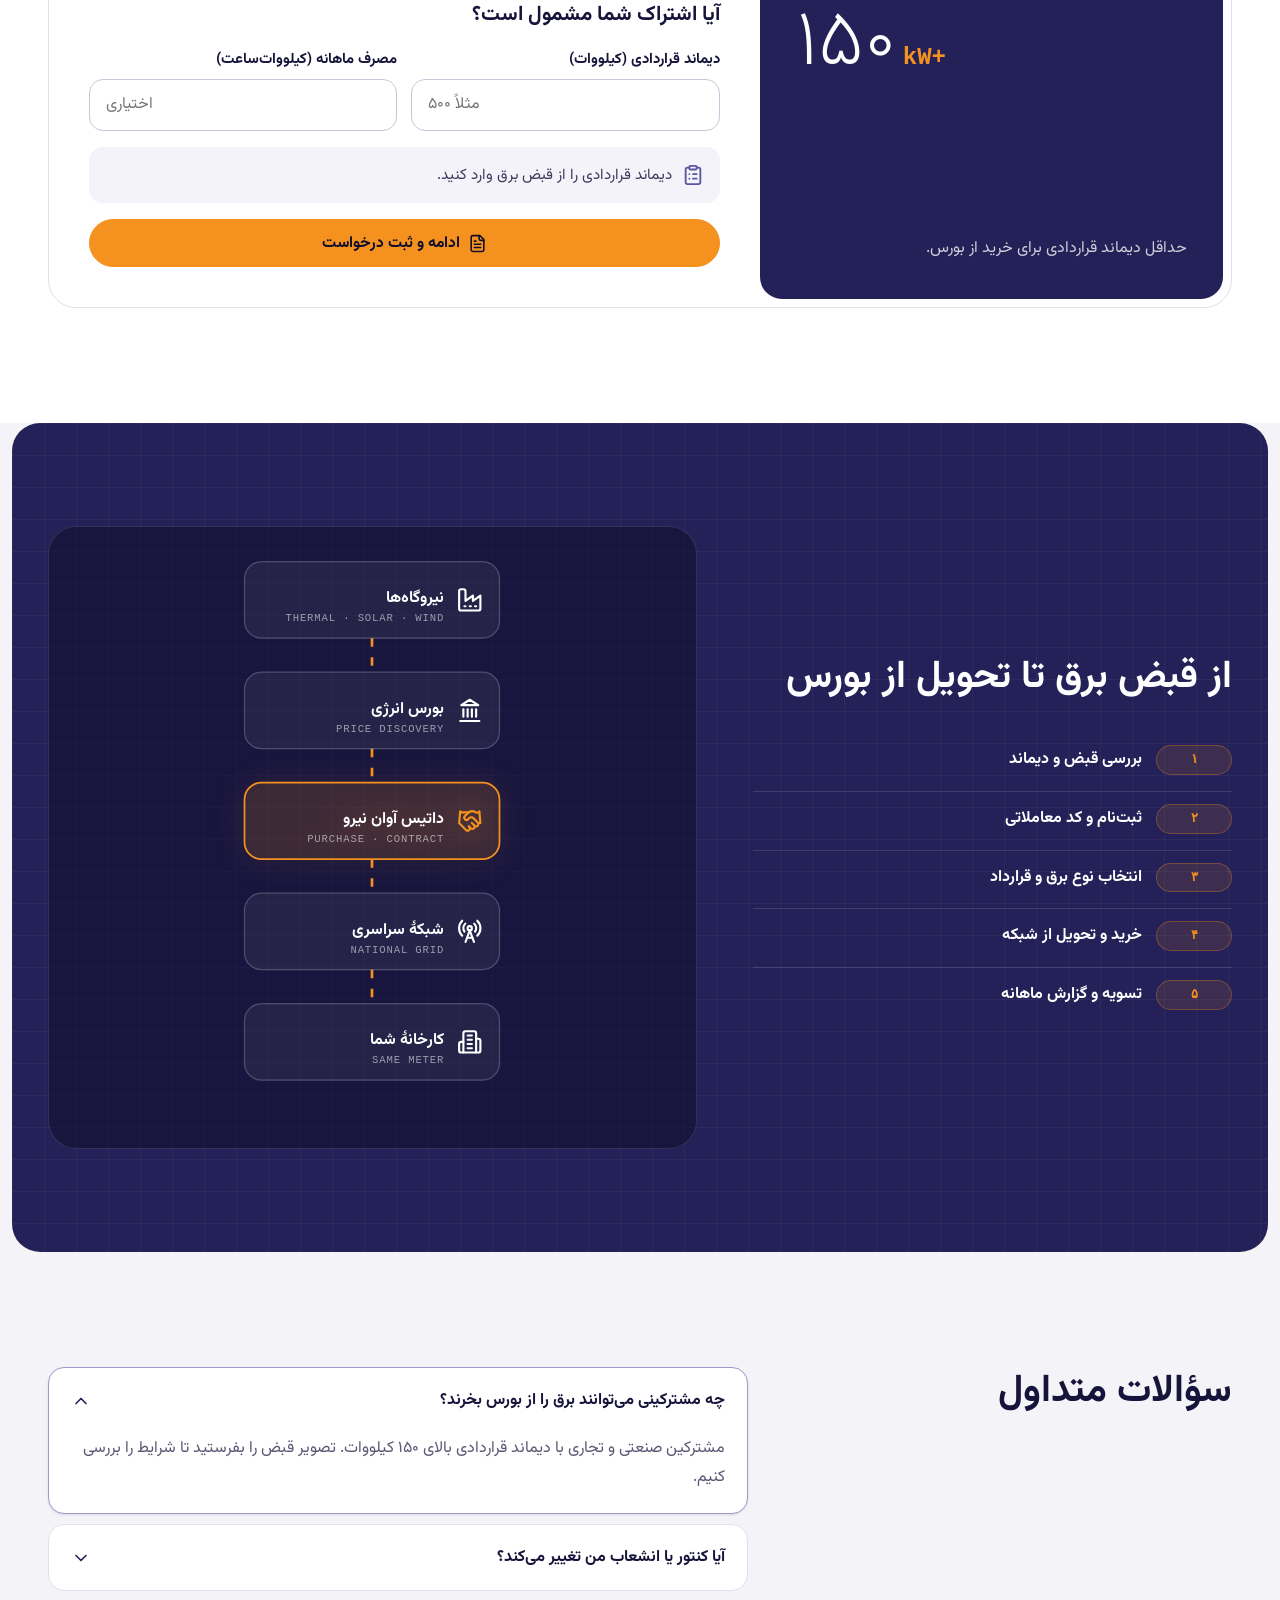
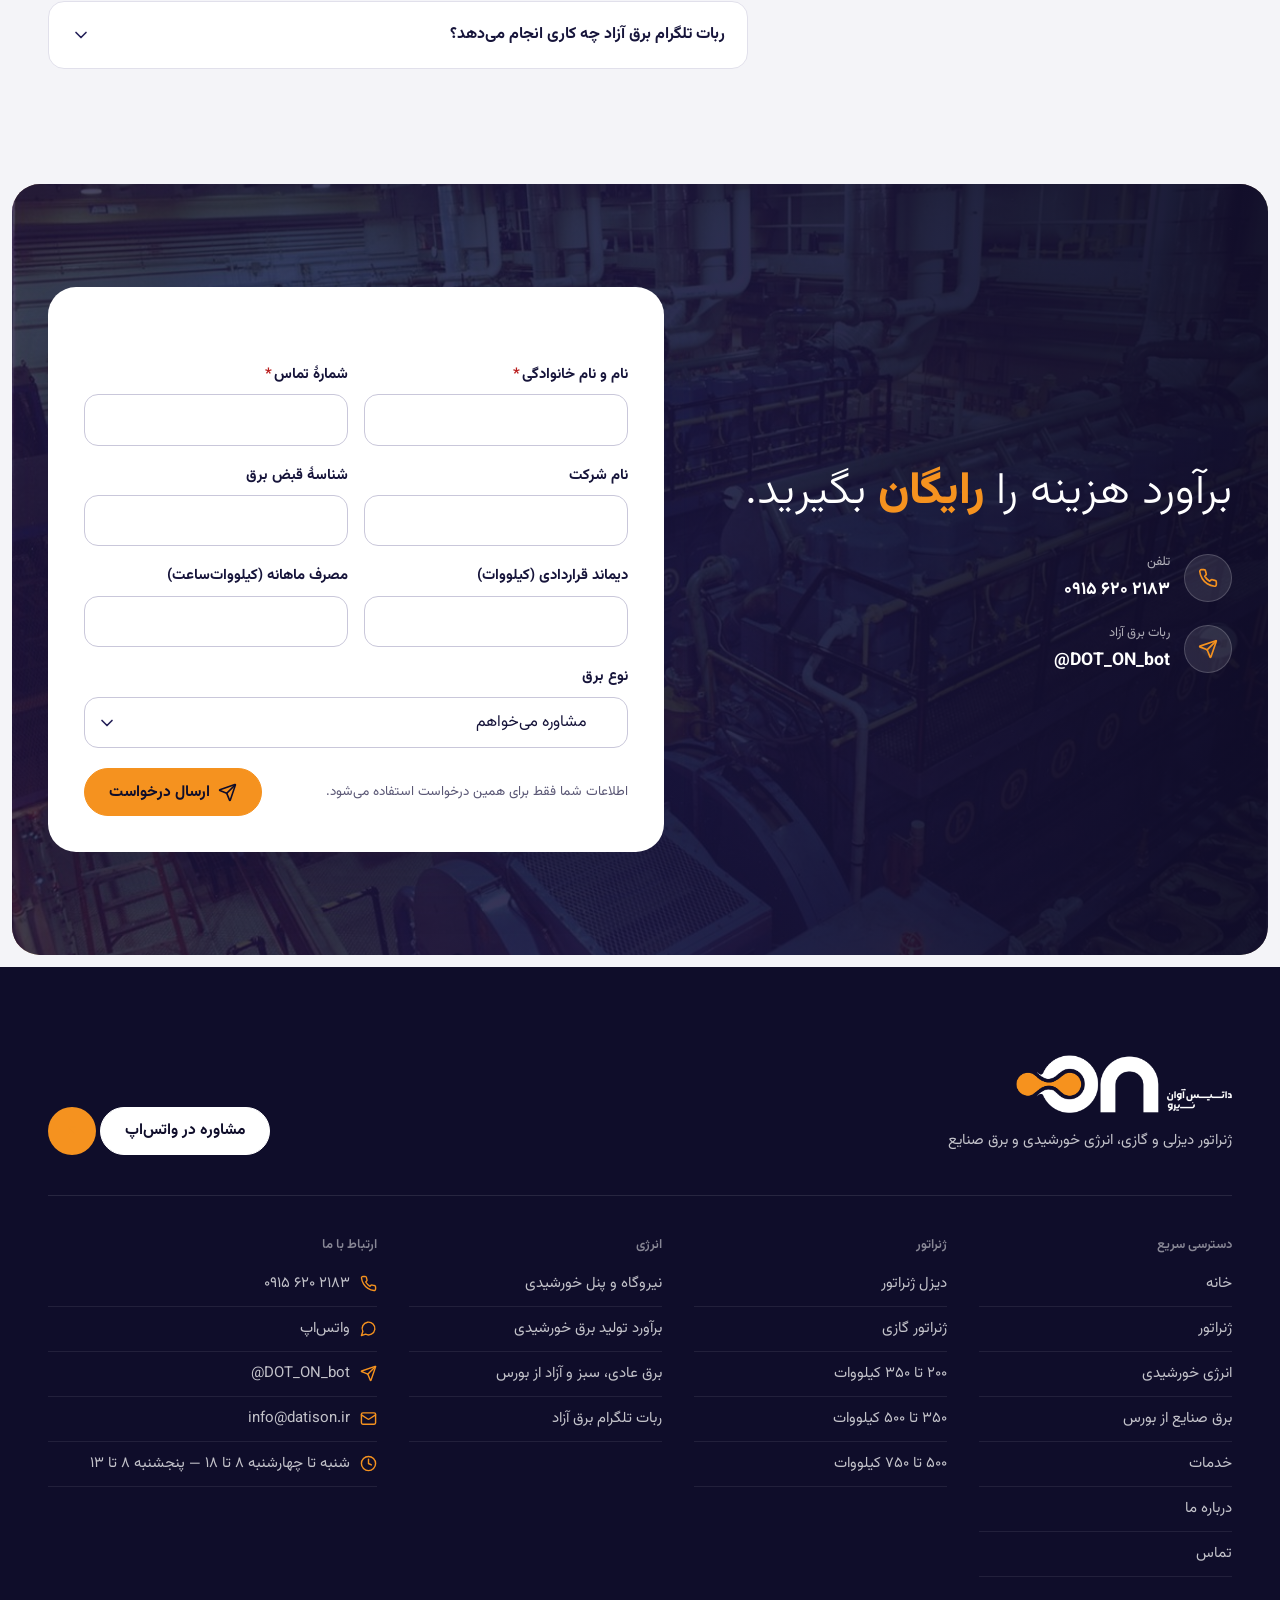
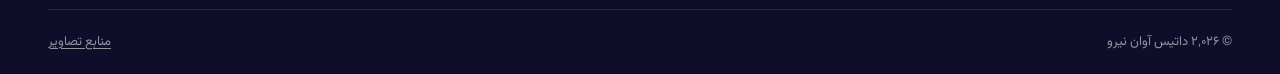
<file: site/energy.html>
<!doctype html>
<html lang="fa" dir="rtl">
<head>
  <meta charset="utf-8">
  <meta name="viewport" content="width=device-width, initial-scale=1, viewport-fit=cover">
  <title>برق صنایع از بورس — برق عادی، سبز و آزاد | داتیس آوان نیرو</title>
  <meta name="description" content="تأمین برق عادی، برق سبز و برق آزاد از بورس انرژی برای مشترکین با دیماند بالای ۱۵۰ کیلووات؛ با ربات تلگرام عرضه و تقاضای برق آزاد.">
  <meta name="theme-color" content="#242058">
  <link rel="icon" type="image/png" sizes="64x64" href="assets/img/logo/icon-64.png">
  <link rel="apple-touch-icon" href="assets/img/logo/icon-180.png">
  <link rel="preload" href="assets/fonts/Vazirmatn-wght.woff2" as="font" type="font/woff2" crossorigin>
  <link rel="stylesheet" href="assets/css/style.css">
</head>
<body data-page="energy">
  <a class="skip-link" href="#main">پرش به محتوای اصلی</a>
  <div id="site-header"></div>

  <main id="main">
    <section class="page-hero page-hero--photo frame on-dark">
      <div class="page-hero__bg"><img src="assets/img/grid-lines.jpg" alt="" width="1200" height="900" fetchpriority="high" style="object-position: center 30%;"></div>
      <div class="container">
        <nav class="breadcrumb" aria-label="مسیر صفحه">
          <a href="index.html">خانه</a><svg class="icon" aria-hidden="true"><use href="#i-chevron-left"></use></svg><span aria-current="page">برق صنایع از بورس</span>
        </nav>
        <h1>برق صنایع، <b>مستقیم از بورس</b>.</h1>
        <ul class="facts">
          <li><svg class="icon" aria-hidden="true"><use href="#i-gauge"></use></svg>دیماند <b>۱۵۰ کیلووات</b> به بالا</li>
          <li><svg class="icon" aria-hidden="true"><use href="#i-leaf"></use></svg>برق عادی، <b>سبز</b> و آزاد</li>
          <li><svg class="icon" aria-hidden="true"><use href="#i-plug-zap"></use></svg>بدون تغییر کنتور</li>
        </ul>
        <div class="hero__actions" style="margin-top: 28px;">
          <a class="cta-pair" href="#check"><span class="btn btn--white">بررسی شرایط اشتراک</span><span class="cta-pair__arrow"><svg class="icon" aria-hidden="true"><use href="#i-arrow-left"></use></svg></span></a>
          <a class="text-link" data-site="telegram" href="#">ربات برق آزاد</a>
        </div>
      </div>
    </section>

    <!-- Plans -->
    <section class="section" id="plans">
      <div class="container">
        <div class="sec-head"><div class="sec-head__text"><h2>سه نوع برق</h2></div></div>
        <div class="plans" id="plans-grid"></div>
      </div>
    </section>

    <!-- Telegram bot -->
    <section class="section section--tight" style="padding-top: 0;">
      <div class="container">
        <div class="tg-card">
          <span class="tg-card__icon"><svg class="icon" aria-hidden="true"><use href="#i-send"></use></svg></span>
          <div>
            <h3>ربات تلگرام عرضه و تقاضای برق آزاد</h3>
            <p>پیشنهاد خرید یا فروش برق آزاد را ثبت کنید و پیشنهادهای جدید را ببینید.</p>
          </div>
          <a class="btn" data-site="telegram" href="#"><svg class="icon" aria-hidden="true"><use href="#i-send"></use></svg><span class="ltr">@DOT_ON_bot</span></a>
        </div>
      </div>
    </section>

    <!-- Eligibility -->
    <section class="section section--white" id="check">
      <div class="container">
        <div class="elig">
          <div class="elig__fig">
            <span class="big ltr">۱۵۰<small>kW+</small></span>
            <p>حداقل دیماند قراردادی برای خرید از بورس.</p>
          </div>
          <form class="elig__form" aria-label="بررسی شرایط خرید برق از بورس">
            <h3>آیا اشتراک شما مشمول است؟</h3>
            <div class="elig__row">
              <div class="field">
                <label for="el-demand">دیماند قراردادی (کیلووات)</label>
                <input id="el-demand" inputmode="numeric" dir="ltr" placeholder="مثلاً ۵۰۰">
              </div>
              <div class="field">
                <label for="el-kwh">مصرف ماهانه (کیلووات‌ساعت)</label>
                <input id="el-kwh" inputmode="numeric" dir="ltr" placeholder="اختیاری">
              </div>
            </div>
            <div class="elig__result" id="el-result" aria-live="polite"></div>
            <button type="button" class="btn btn--primary" id="el-cta"><svg class="icon" aria-hidden="true"><use href="#i-file-text"></use></svg>ادامه و ثبت درخواست</button>
          </form>
        </div>
      </div>
    </section>

    <!-- How it works -->
    <section class="flow frame blueprint on-dark" aria-labelledby="steps-title">
      <div class="container">
        <div>
          <h2 id="steps-title">از قبض برق تا تحویل از بورس</h2>
          <ol class="timeline" id="energy-steps"></ol>
        </div>
        <figure class="diagram" style="margin:0;">
          <svg viewBox="0 0 320 540" role="img" aria-labelledby="eg-t" style="max-width: 340px; margin-inline: auto;">
            <title id="eg-t">مسیر تأمین برق: نیروگاه‌ها، بورس انرژی، داتیس آوان نیرو، شبکهٔ سراسری و کارخانهٔ شما.</title>
            <path class="d-wire d-wire--live" d="M160 82 V112"/>
            <path class="d-wire d-wire--live" d="M160 186 V216"/>
            <path class="d-wire d-wire--live" d="M160 290 V320"/>
            <path class="d-wire d-wire--live" d="M160 394 V424"/>
            <g class="d-node" transform="translate(40 10)"><rect width="240" height="72" rx="16"/><use href="#i-factory" x="200" y="24" width="24" height="24" class="d-ic"/><text class="d-title" x="188" y="38" direction="rtl" text-anchor="start">نیروگاه‌ها</text><text class="d-sub" x="188" y="56" text-anchor="end" direction="ltr">THERMAL · SOLAR · WIND</text></g>
            <g class="d-node" transform="translate(40 114)"><rect width="240" height="72" rx="16"/><use href="#i-landmark" x="200" y="24" width="24" height="24" class="d-ic"/><text class="d-title" x="188" y="38" direction="rtl" text-anchor="start">بورس انرژی</text><text class="d-sub" x="188" y="56" text-anchor="end" direction="ltr">PRICE DISCOVERY</text></g>
            <g class="d-node d-node--gen" transform="translate(40 218)"><rect width="240" height="72" rx="16"/><use href="#i-handshake" x="200" y="24" width="24" height="24" class="d-ic"/><text class="d-title" x="188" y="38" direction="rtl" text-anchor="start">داتیس آوان نیرو</text><text class="d-sub" x="188" y="56" text-anchor="end" direction="ltr">PURCHASE · CONTRACT</text></g>
            <g class="d-node" transform="translate(40 322)"><rect width="240" height="72" rx="16"/><use href="#i-radio-tower" x="200" y="24" width="24" height="24" class="d-ic"/><text class="d-title" x="188" y="38" direction="rtl" text-anchor="start">شبکهٔ سراسری</text><text class="d-sub" x="188" y="56" text-anchor="end" direction="ltr">NATIONAL GRID</text></g>
            <g class="d-node" transform="translate(40 426)"><rect width="240" height="72" rx="16"/><use href="#i-building-2" x="200" y="24" width="24" height="24" class="d-ic"/><text class="d-title" x="188" y="38" direction="rtl" text-anchor="start">کارخانهٔ شما</text><text class="d-sub" x="188" y="56" text-anchor="end" direction="ltr">SAME METER</text></g>
          </svg>
        </figure>
      </div>
    </section>

    <!-- FAQ -->
    <section class="section">
      <div class="container faq-grid">
        <div><h2>سؤالات متداول</h2></div>
        <div class="faq" id="faq"></div>
      </div>
    </section>

    <!-- Quote -->
    <section class="cta frame on-dark" id="quote">
      <div class="cta__bg"><img src="assets/img/plant.jpg" alt="" loading="lazy" width="1200" height="868"></div>
      <div class="container">
        <div>
          <h2>برآورد هزینه را <b>رایگان</b> بگیرید.</h2>
          <div class="contacts">
            <a href="tel:+989156202183"><span class="icon-box"><svg class="icon" aria-hidden="true"><use href="#i-phone"></use></svg></span><span><small>تلفن</small><b data-site="phone"></b></span></a>
            <a data-site="telegram" href="#"><span class="icon-box"><svg class="icon" aria-hidden="true"><use href="#i-send"></use></svg></span><span><small>ربات برق آزاد</small><b class="ltr">@DOT_ON_bot</b></span></a>
          </div>
        </div>
        <div class="form-card">
          <h3>درخواست تأمین برق از بورس</h3>
          <form data-quote data-subject="درخواست تأمین برق از بورس" novalidate>
            <div class="form-grid">
              <div class="field"><label for="e-name">نام و نام خانوادگی<span class="req" aria-hidden="true">*</span></label><input id="e-name" name="name" autocomplete="name" required aria-describedby="e-name-err"><span class="error" id="e-name-err" role="alert"></span></div>
              <div class="field"><label for="e-phone">شمارهٔ تماس<span class="req" aria-hidden="true">*</span></label><input id="e-phone" name="phone" type="tel" inputmode="tel" autocomplete="tel" dir="ltr" required aria-describedby="e-phone-err"><span class="error" id="e-phone-err" role="alert"></span></div>
              <div class="field"><label for="e-company">نام شرکت</label><input id="e-company" name="company" autocomplete="organization"></div>
              <div class="field"><label for="e-bill">شناسهٔ قبض برق</label><input id="e-bill" name="bill" inputmode="numeric" dir="ltr"></div>
              <div class="field"><label for="e-demand">دیماند قراردادی (کیلووات)</label><input id="e-demand" name="demand" inputmode="numeric" dir="ltr"></div>
              <div class="field"><label for="e-kwh">مصرف ماهانه (کیلووات‌ساعت)</label><input id="e-kwh" name="kwh" inputmode="numeric" dir="ltr"></div>
              <div class="field full">
                <label for="e-type">نوع برق</label>
                <select id="e-type" name="type">
                  <option value="">مشاوره می‌خواهم</option>
                  <option value="normal">برق عادی</option>
                  <option value="green">برق سبز</option>
                  <option value="free">برق آزاد</option>
                  <option value="mix">ترکیبی</option>
                </select>
              </div>
            </div>
            <div class="form-foot">
              <small>اطلاعات شما فقط برای همین درخواست استفاده می‌شود.</small>
              <button class="btn btn--primary" type="submit"><svg class="icon" aria-hidden="true"><use href="#i-send"></use></svg>ارسال درخواست</button>
            </div>
            <div class="form-status" role="status" aria-live="polite"></div>
          </form>
        </div>
      </div>
    </section>
  </main>

  <div id="site-footer"></div>

  <script src="assets/js/icons.js"></script>
  <script src="assets/js/data.js"></script>
  <script src="assets/js/app.js"></script>
</body>
</html>
</file>
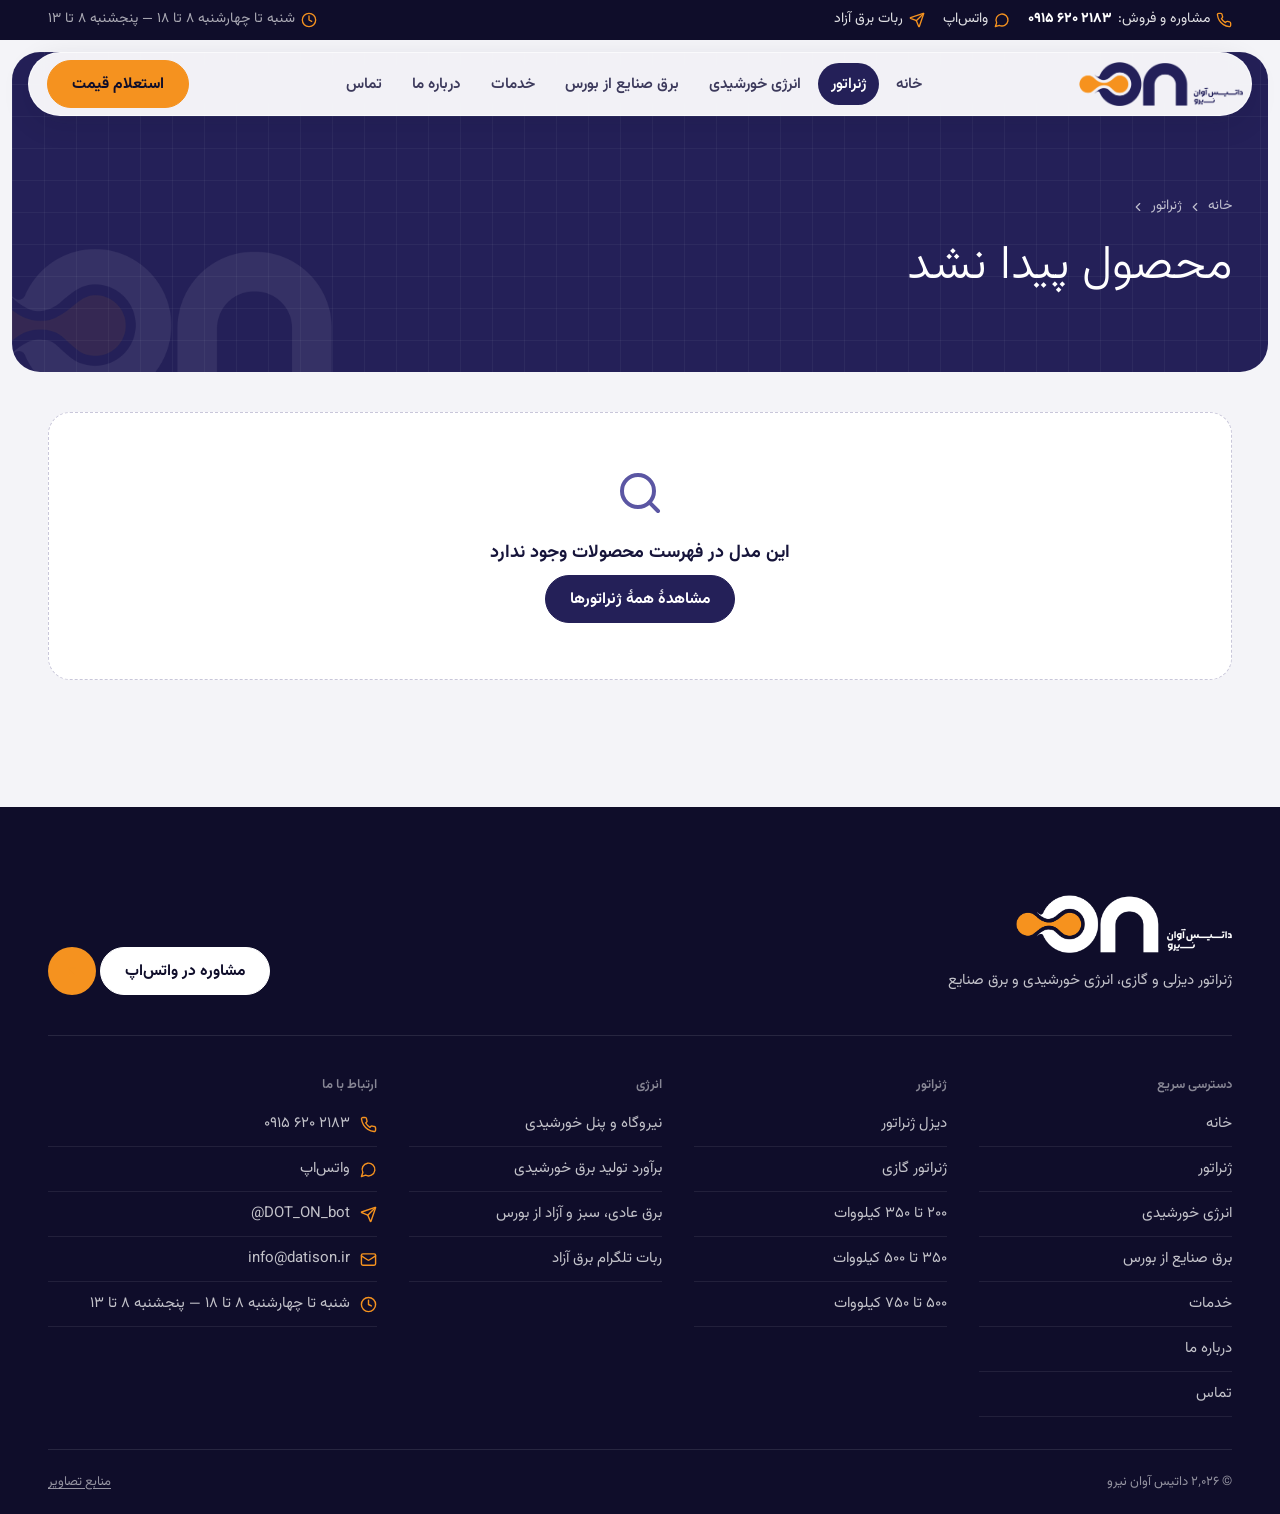
<file: site/product.html>
<!doctype html>
<html lang="fa" dir="rtl">
<head>
  <meta charset="utf-8">
  <meta name="viewport" content="width=device-width, initial-scale=1, viewport-fit=cover">
  <title>مشخصات دیزل ژنراتور | داتیس آوان نیرو</title>
  <meta name="description" content="مشخصات فنی کامل دیزل ژنراتور و استعلام قیمت از داتیس آوان نیرو.">
  <meta name="theme-color" content="#242058">
  <link rel="icon" type="image/png" sizes="64x64" href="assets/img/logo/icon-64.png">
  <link rel="apple-touch-icon" href="assets/img/logo/icon-180.png">
  <link rel="preload" href="assets/fonts/Vazirmatn-wght.woff2" as="font" type="font/woff2" crossorigin>
  <link rel="stylesheet" href="assets/css/style.css">
</head>
<body data-page="product">
  <a class="skip-link" href="#main">پرش به محتوای اصلی</a>
  <div id="site-header"></div>

  <main id="main">
    <section class="page-hero frame blueprint on-dark">
      <div class="container">
        <nav class="breadcrumb" aria-label="مسیر صفحه">
          <a href="index.html">خانه</a><svg class="icon" aria-hidden="true"><use href="#i-chevron-left"></use></svg>
          <a href="products.html" id="pd-cat">ژنراتور</a><svg class="icon" aria-hidden="true"><use href="#i-chevron-left"></use></svg>
          <span aria-current="page" id="pd-crumb" class="ltr"></span>
        </nav>
        <h1 id="pd-title">در حال بارگذاری…</h1>
        <p id="pd-sub"></p>
      </div>
    </section>

    <section class="section" style="padding-top: 40px;">
      <div class="container" id="product"></div>
    </section>

    <section class="section section--white pd-only" style="padding-top: 48px;">
      <div class="container">
        <nav class="tabs" aria-label="بخش‌های صفحه">
          <a href="#specs-sec" class="is-active">مشخصات فنی</a>
          <a href="#features-sec">ویژگی‌ها</a>
          <a href="#quote">استعلام قیمت</a>
        </nav>
        <div id="specs-sec">
          <h2 class="sr-only">مشخصات فنی</h2>
          <div class="spec-groups" id="specs"></div>
          <p class="text-muted" id="spec-note" style="font-size:.875rem; margin-top:16px;"></p>
        </div>
        <div id="features-sec" style="margin-top: 56px;">
          <h2>ویژگی‌ها</h2>
          <ul class="features" id="features"></ul>
        </div>
      </div>
    </section>

    <section class="cta frame on-dark pd-only" id="quote">
      <div class="cta__bg"><img src="assets/img/install-open.jpg" alt="" loading="lazy" width="1200" height="800"></div>
      <div class="container">
        <div>
          <h2>قیمت <b>این مدل</b> را بپرسید.</h2>
          <div class="contacts">
            <a href="tel:+989156202183"><span class="icon-box"><svg class="icon" aria-hidden="true"><use href="#i-phone"></use></svg></span><span><small>تلفن</small><b data-site="phone"></b></span></a>
            <a data-site="whatsapp" href="#"><span class="icon-box"><svg class="icon" aria-hidden="true"><use href="#i-message-circle"></use></svg></span><span><small>واتس‌اپ</small><b>پیام بدهید</b></span></a>
          </div>
        </div>
        <div class="form-card">
          <h3>فرم استعلام قیمت</h3>
          <form data-quote novalidate>
            <div class="form-grid">
              <div class="field"><label for="p-name">نام و نام خانوادگی<span class="req" aria-hidden="true">*</span></label><input id="p-name" name="name" autocomplete="name" required aria-describedby="p-name-err"><span class="error" id="p-name-err" role="alert"></span></div>
              <div class="field"><label for="p-phone">شمارهٔ تماس<span class="req" aria-hidden="true">*</span></label><input id="p-phone" name="phone" type="tel" inputmode="tel" autocomplete="tel" dir="ltr" required aria-describedby="p-phone-err"><span class="error" id="p-phone-err" role="alert"></span></div>
              <div class="field"><label for="p-model">مدل</label><select id="p-model" name="model"><option value="">انتخاب مدل</option></select></div>
              <div class="field"><label for="p-city">شهر محل نصب</label><input id="p-city" name="city" autocomplete="address-level2"></div>
              <div class="field full"><label for="p-msg">توضیحات</label><textarea id="p-msg" name="message" placeholder="تعداد، نیاز به ATS، نصب و حمل"></textarea></div>
            </div>
            <div class="form-foot">
              <small>با شما ظرف یک روز کاری تماس می‌گیریم.</small>
              <button class="btn btn--primary" type="submit"><svg class="icon" aria-hidden="true"><use href="#i-send"></use></svg>ارسال درخواست</button>
            </div>
            <div class="form-status" role="status" aria-live="polite"></div>
          </form>
        </div>
      </div>
    </section>

    <section class="section related pd-only">
      <div class="container">
        <div class="sec-head">
          <div class="sec-head__text">
            <h2>مدل‌های مشابه</h2>
          </div>
          <a class="link-arrow" href="products.html" id="related-link">همهٔ ژنراتورها<svg class="icon" aria-hidden="true"><use href="#i-arrow-left"></use></svg></a>
        </div>
        <div class="grid-products" id="related"></div>
      </div>
    </section>
  </main>

  <div id="site-footer"></div>

  <script src="assets/js/icons.js"></script>
  <script src="assets/js/data.js"></script>
  <script src="assets/js/app.js"></script>
</body>
</html>
</file>
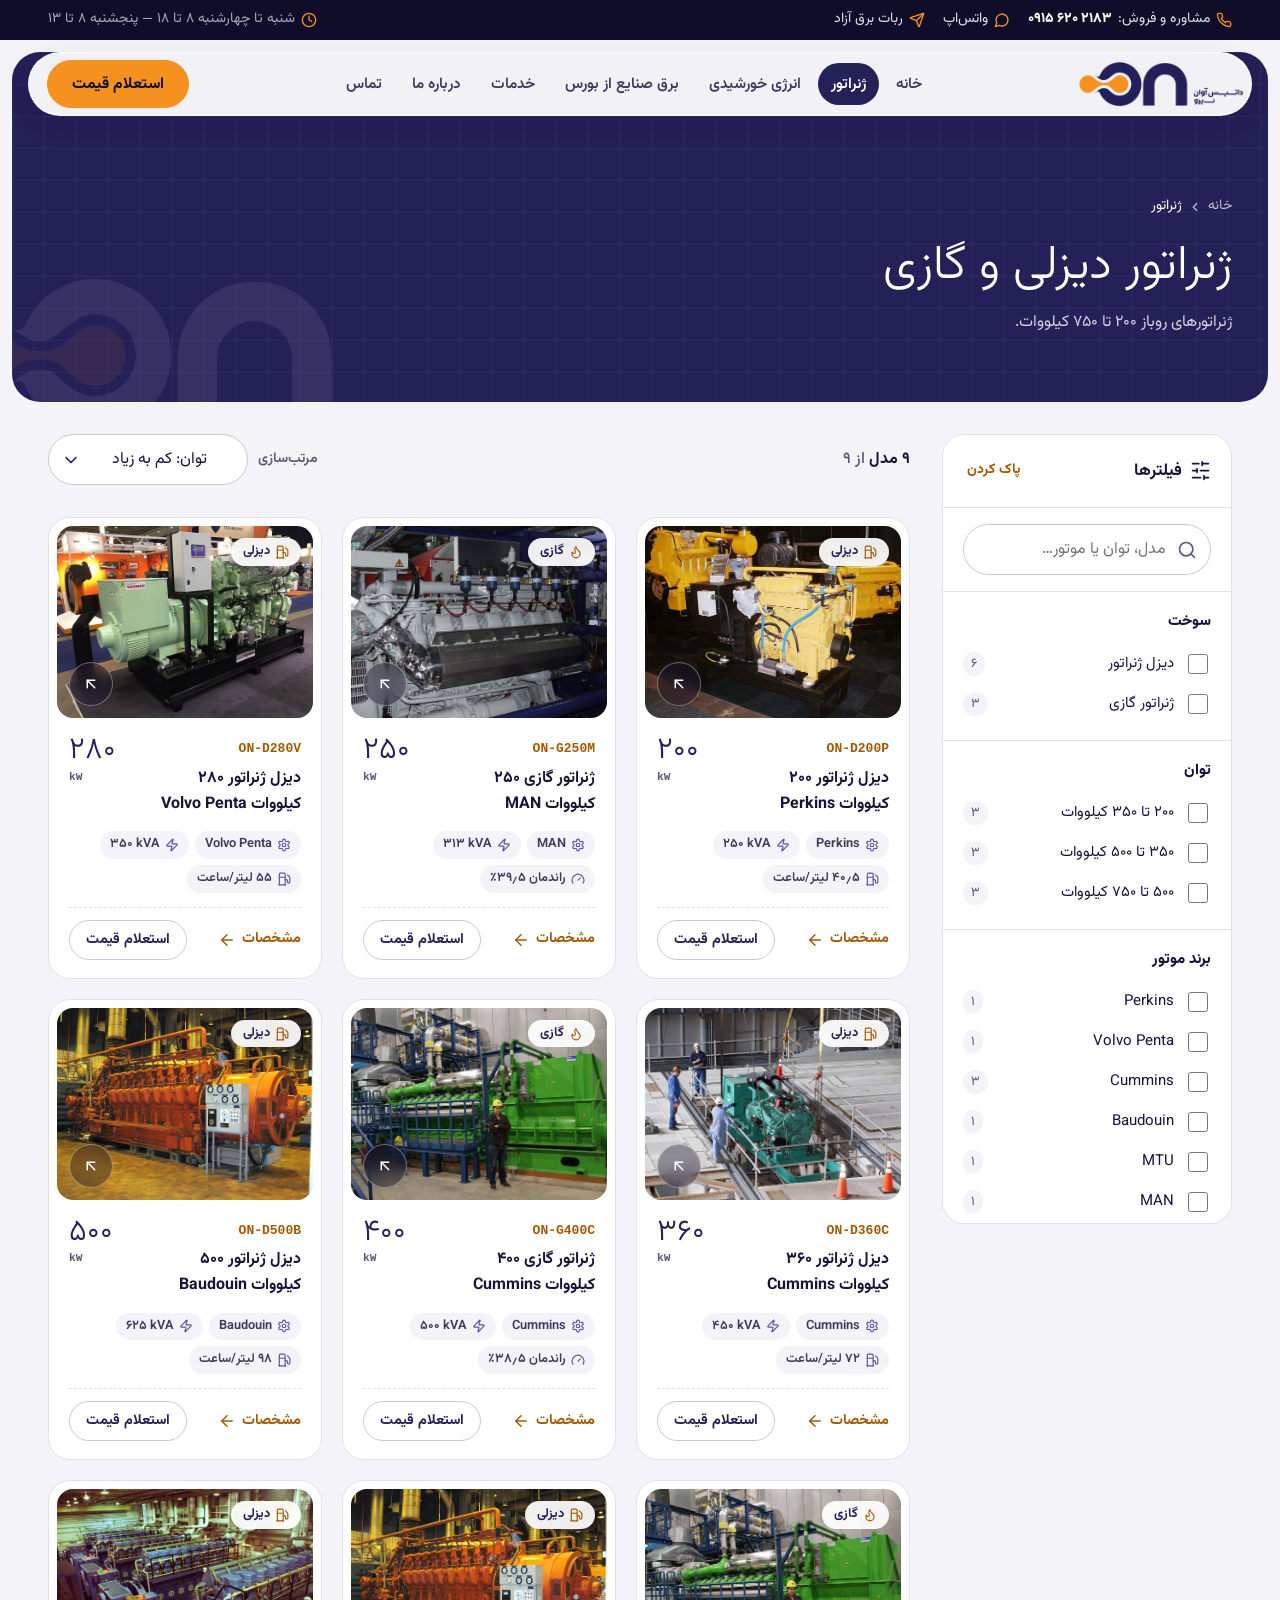
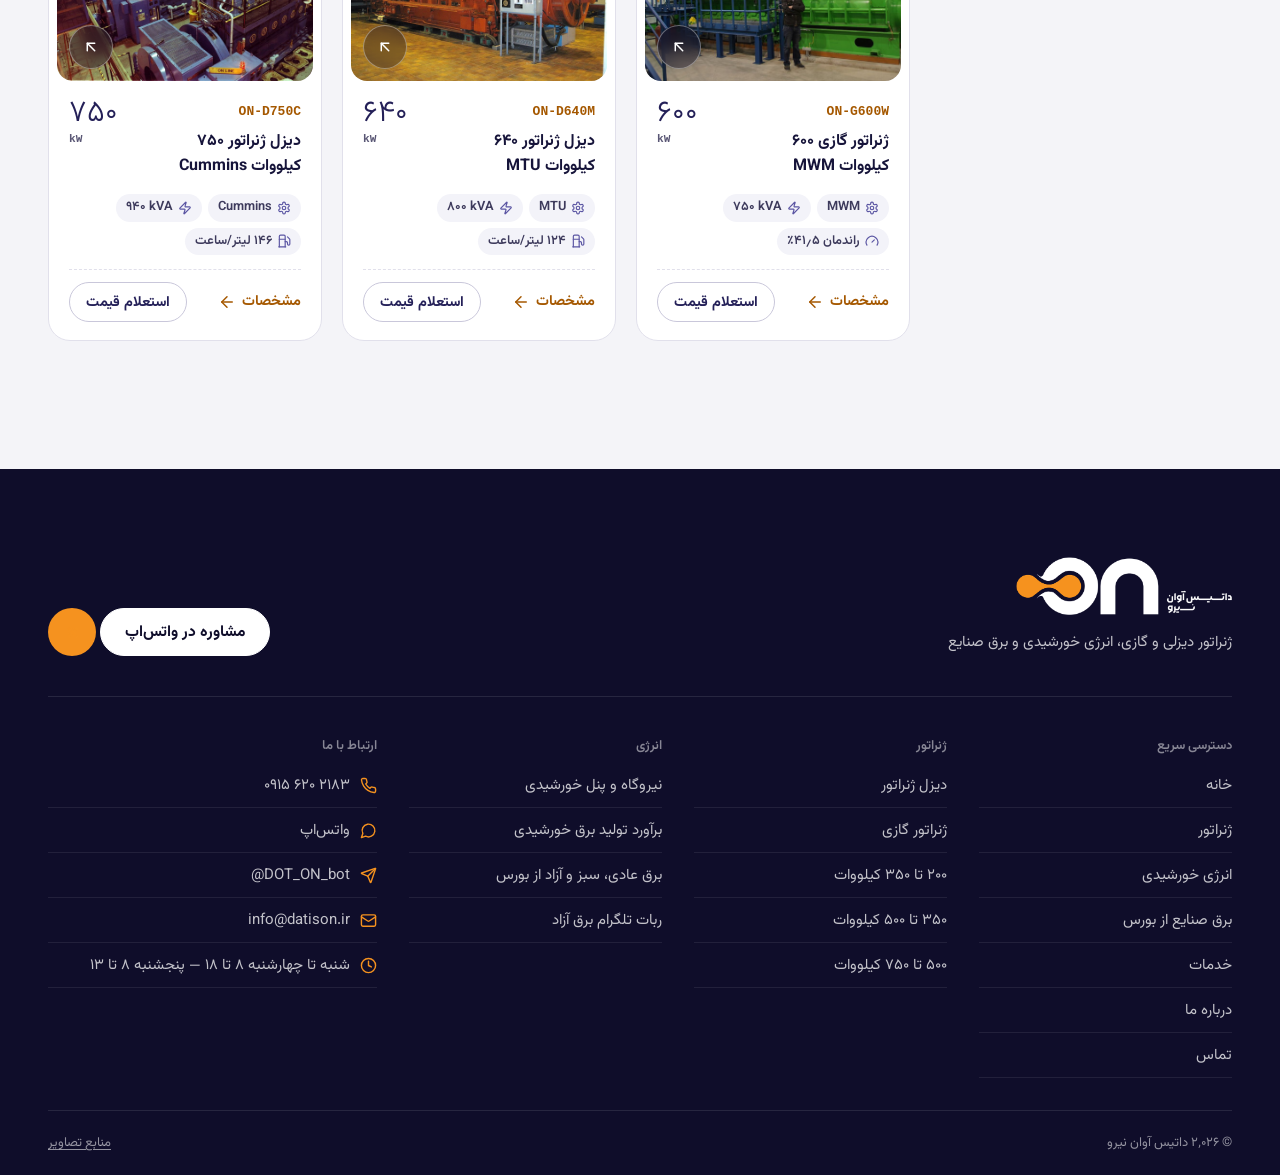
<file: site/products.html>
<!doctype html>
<html lang="fa" dir="rtl">
<head>
  <meta charset="utf-8">
  <meta name="viewport" content="width=device-width, initial-scale=1, viewport-fit=cover">
  <title>ژنراتور دیزلی و گازی ۲۰۰ تا ۷۵۰ کیلووات | داتیس آوان نیرو</title>
  <meta name="description" content="ژنراتورهای روباز دیزلی و گازی ۲۰۰ تا ۷۵۰ کیلووات؛ فیلتر بر اساس توان، سوخت و برند موتور، با مشخصات فنی کامل هر مدل.">
  <meta name="theme-color" content="#242058">
  <link rel="icon" type="image/png" sizes="64x64" href="assets/img/logo/icon-64.png">
  <link rel="apple-touch-icon" href="assets/img/logo/icon-180.png">
  <link rel="preload" href="assets/fonts/Vazirmatn-wght.woff2" as="font" type="font/woff2" crossorigin>
  <link rel="stylesheet" href="assets/css/style.css">
</head>
<body data-page="products">
  <a class="skip-link" href="#main">پرش به محتوای اصلی</a>
  <div id="site-header"></div>

  <main id="main">
    <section class="page-hero frame blueprint on-dark">
      <div class="container">
        <nav class="breadcrumb" aria-label="مسیر صفحه">
          <a href="index.html">خانه</a><svg class="icon" aria-hidden="true"><use href="#i-chevron-left"></use></svg><span aria-current="page">ژنراتور</span>
        </nav>
        <h1>ژنراتور دیزلی و گازی</h1>
        <p>ژنراتورهای روباز ۲۰۰ تا ۷۵۰ کیلووات.</p>
      </div>
    </section>

    <section class="section" style="padding-top: 32px;">
      <div class="container catalog">
        <form class="filters" id="filters" aria-label="فیلتر ژنراتورها">
          <div class="filters__head">
            <h2><svg class="icon" aria-hidden="true"><use href="#i-sliders-horizontal"></use></svg>فیلترها</h2>
            <button type="button" class="filters__reset" id="reset">پاک کردن</button>
          </div>
          <div class="fgroup">
            <div class="field search-box">
              <label class="sr-only" for="q">جستجو</label>
              <svg class="icon" aria-hidden="true"><use href="#i-search"></use></svg>
              <input id="q" type="search" placeholder="مدل، توان یا موتور…" autocomplete="off">
            </div>
          </div>
          <fieldset class="fgroup" id="g-fuel"><legend>سوخت</legend></fieldset>
          <fieldset class="fgroup" id="g-range"><legend>توان</legend></fieldset>
          <fieldset class="fgroup" id="g-brand"><legend>برند موتور</legend></fieldset>
        </form>

        <div>
          <div class="toolbar">
            <p class="toolbar__count" id="count" aria-live="polite"></p>
            <div style="display:flex; gap:10px; flex-wrap:wrap;">
              <button type="button" class="btn btn--ghost btn--sm filters-toggle" id="filters-toggle" aria-controls="filters" aria-expanded="false">
                <svg class="icon" aria-hidden="true"><use href="#i-sliders-horizontal"></use></svg>فیلترها
              </button>
              <div class="field">
                <label for="sort">مرتب‌سازی</label>
                <select id="sort">
                  <option value="power-asc">توان: کم به زیاد</option>
                  <option value="power-desc">توان: زیاد به کم</option>
                </select>
              </div>
            </div>
          </div>
          <div class="chips" id="chips"></div>
          <div class="grid-products" id="results"></div>
          <div class="empty" id="empty" hidden>
            <svg class="icon" aria-hidden="true"><use href="#i-search"></use></svg>
            <h3>مدلی با این فیلترها پیدا نشد</h3>
            <div style="display:flex; gap:10px; justify-content:center; flex-wrap:wrap;">
              <button type="button" class="btn btn--ghost" id="empty-reset">پاک کردن فیلترها</button>
              <a class="btn btn--primary" href="contact.html#quote">درخواست مدل سفارشی</a>
            </div>
          </div>
        </div>
      </div>
    </section>
  </main>

  <div id="site-footer"></div>

  <script src="assets/js/icons.js"></script>
  <script src="assets/js/data.js"></script>
  <script src="assets/js/app.js"></script>
</body>
</html>
</file>
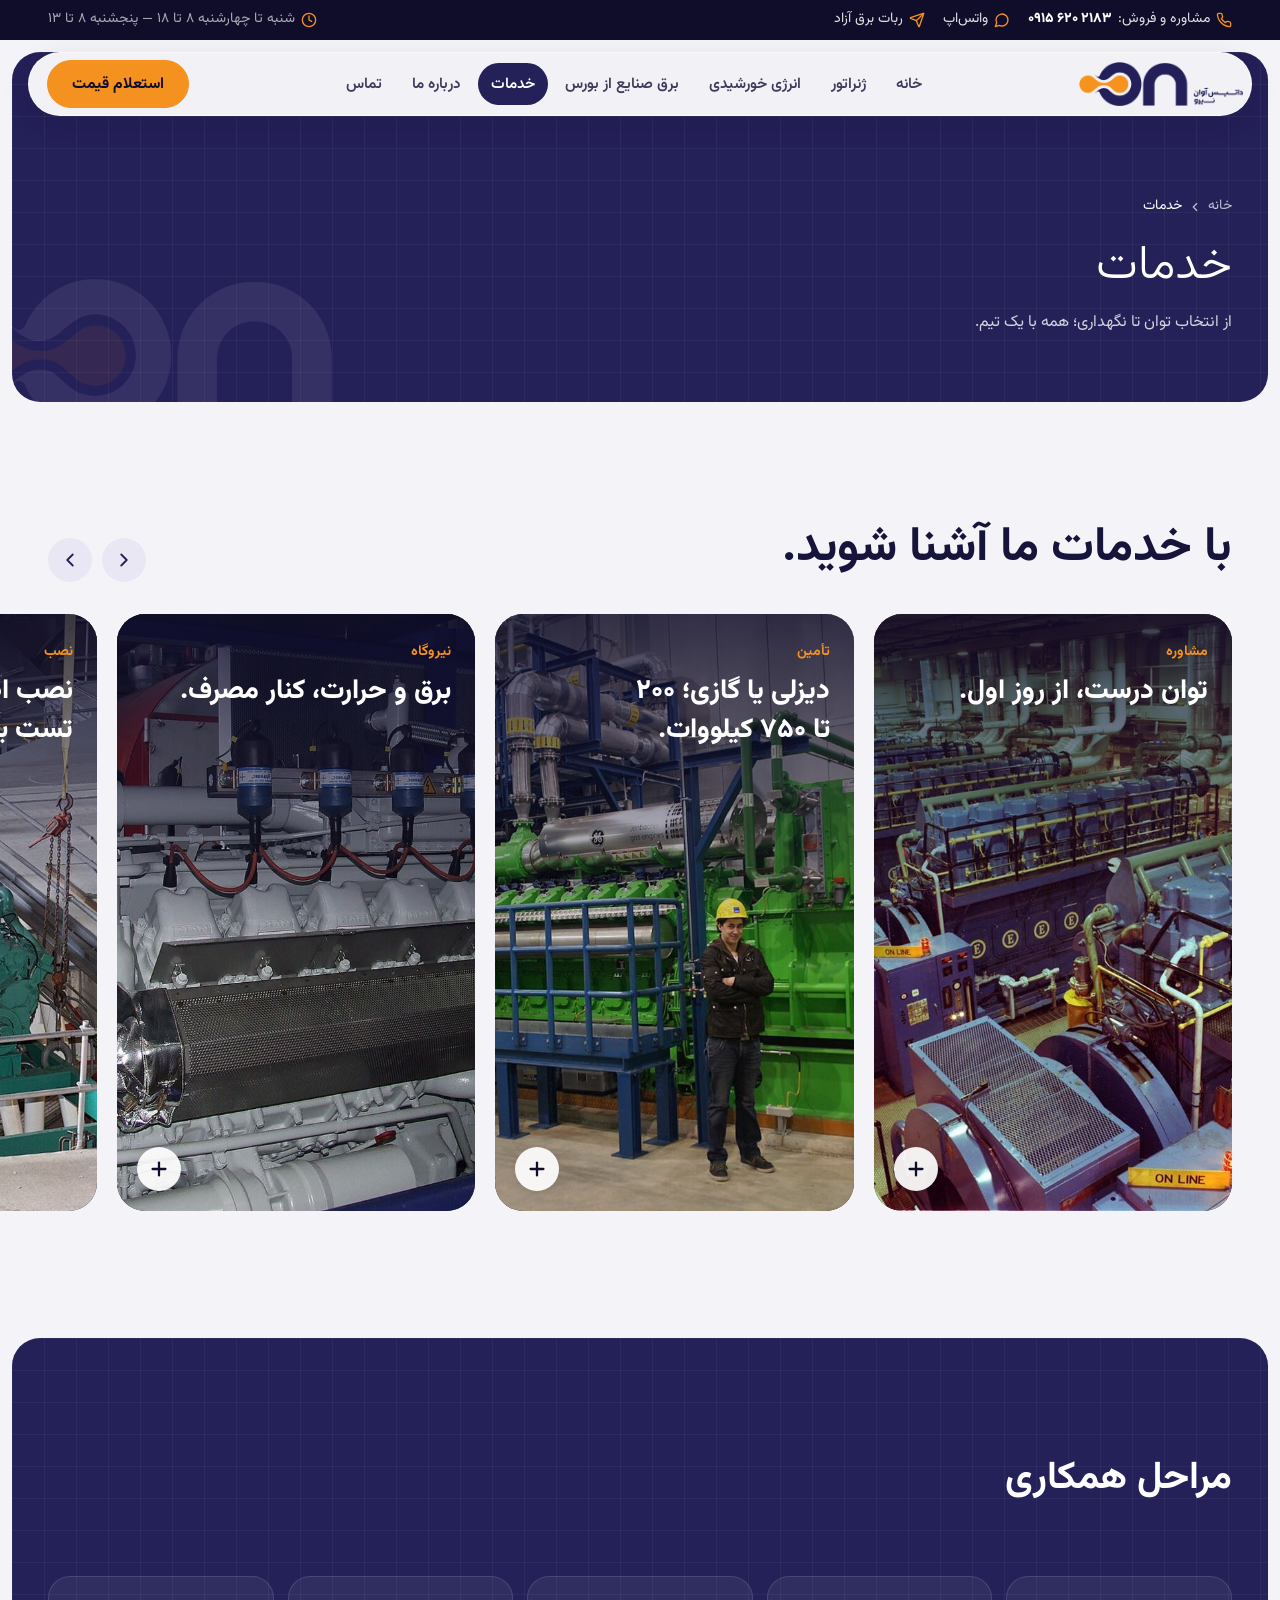
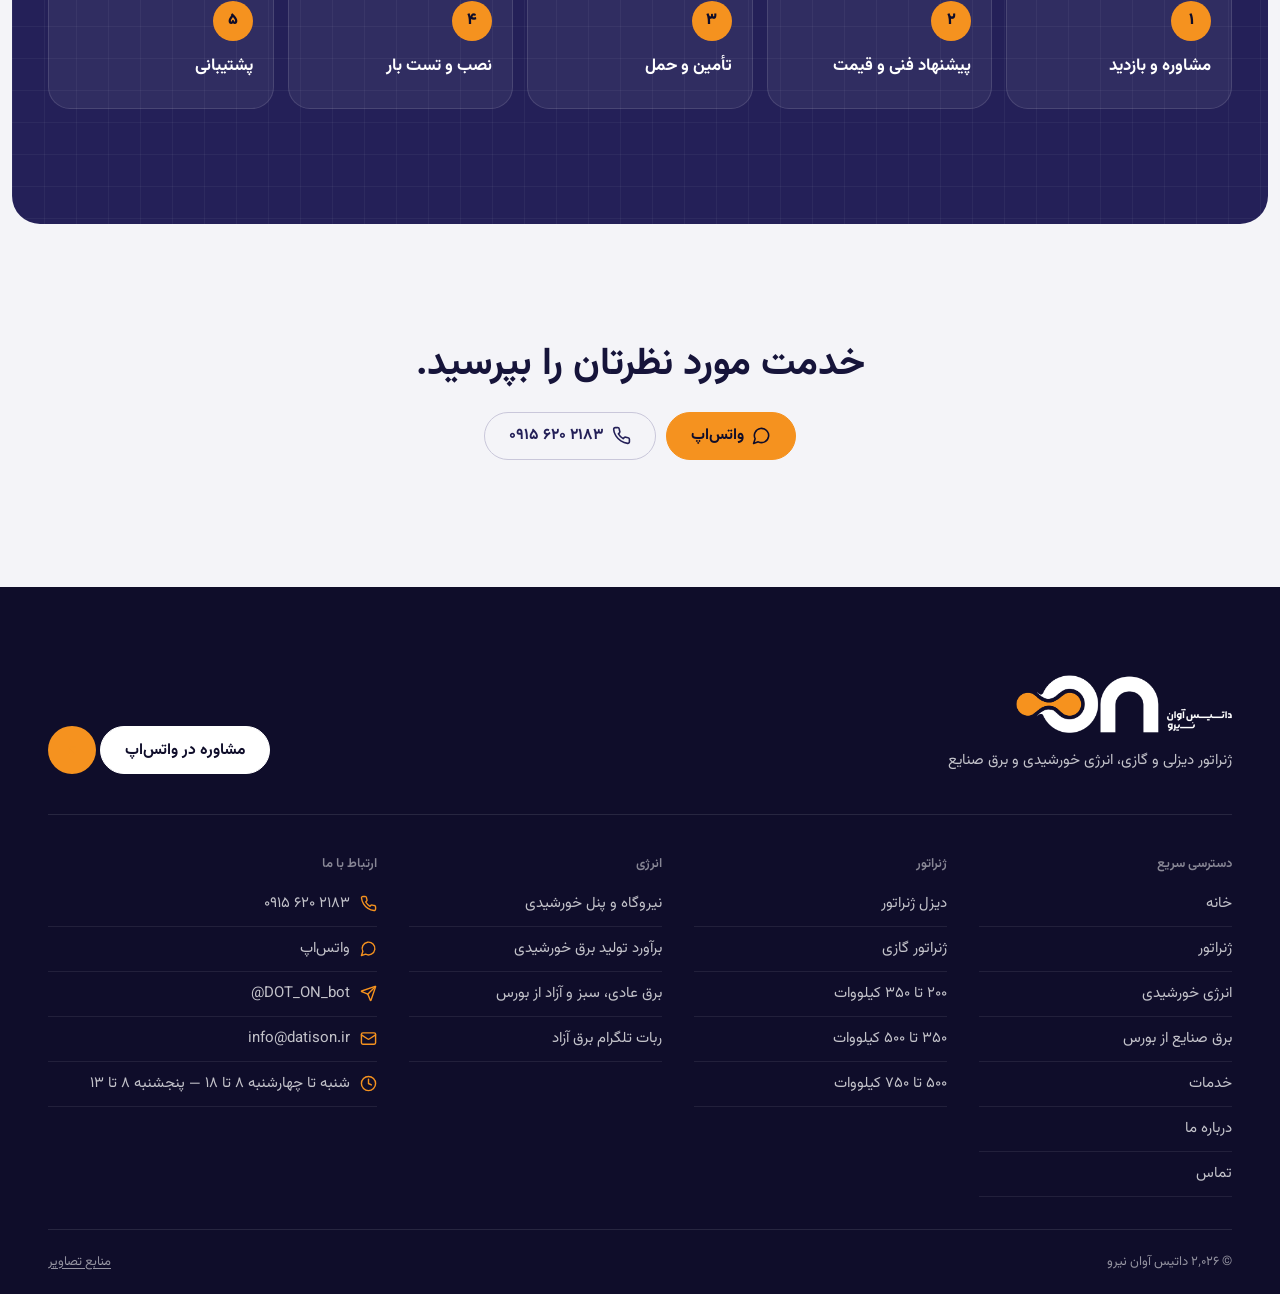
<file: site/services.html>
<!doctype html>
<html lang="fa" dir="rtl">
<head>
  <meta charset="utf-8">
  <meta name="viewport" content="width=device-width, initial-scale=1, viewport-fit=cover">
  <title>خدمات | داتیس آوان نیرو</title>
  <meta name="description" content="خدمات داتیس آوان نیرو: مشاوره، تأمین ژنراتور دیزلی و گازی، نصب و راه‌اندازی، تابلو ATS، نیروگاه خورشیدی، برق صنایع از بورس، سرویس و اجاره.">
  <meta name="theme-color" content="#242058">
  <link rel="icon" type="image/png" sizes="64x64" href="assets/img/logo/icon-64.png">
  <link rel="apple-touch-icon" href="assets/img/logo/icon-180.png">
  <link rel="preload" href="assets/fonts/Vazirmatn-wght.woff2" as="font" type="font/woff2" crossorigin>
  <link rel="stylesheet" href="assets/css/style.css">
</head>
<body data-page="services">
  <a class="skip-link" href="#main">پرش به محتوای اصلی</a>
  <div id="site-header"></div>

  <main id="main">
    <section class="page-hero frame blueprint on-dark">
      <div class="container">
        <nav class="breadcrumb" aria-label="مسیر صفحه">
          <a href="index.html">خانه</a><svg class="icon" aria-hidden="true"><use href="#i-chevron-left"></use></svg><span aria-current="page">خدمات</span>
        </nav>
        <h1>خدمات</h1>
        <p>از انتخاب توان تا نگهداری؛ همه با یک تیم.</p>
      </div>
    </section>

    <section class="section" aria-labelledby="svc-title">
      <div class="container rail-head">
        <h2 id="svc-title">با خدمات ما آشنا شوید.</h2>
        <div class="rail-nav">
          <button type="button" class="rail-btn" data-dir="prev" aria-label="قبلی"><svg class="icon" aria-hidden="true"><use href="#i-chevron-right"></use></svg></button>
          <button type="button" class="rail-btn" data-dir="next" aria-label="بعدی"><svg class="icon" aria-hidden="true"><use href="#i-chevron-left"></use></svg></button>
        </div>
      </div>
      <div class="rail" id="svc-rail" role="list" aria-label="خدمات"></div>
    </section>

    <dialog class="svc-modal" id="svc-modal" aria-labelledby="svc-m-title">
      <button type="button" class="svc-modal__close" id="svc-m-close" aria-label="بستن"><svg class="icon" aria-hidden="true"><use href="#i-x"></use></svg></button>
      <img id="svc-m-img" src="assets/img/plant.jpg" alt="" width="1200" height="675">
      <div class="svc-modal__body">
        <span class="xcard__kicker" id="svc-m-kicker"></span>
        <h3 id="svc-m-title"></h3>
        <p id="svc-m-text"></p>
        <ul id="svc-m-points"></ul>
        <a class="btn btn--primary" id="svc-m-cta" href="contact.html#quote">درخواست این خدمت</a>
      </div>
    </dialog>

    <section class="section frame blueprint on-dark">
      <div class="container">
        <div class="sec-head"><div class="sec-head__text"><h2>مراحل همکاری</h2></div></div>
        <ol class="steps" style="list-style:none; padding:0; margin:0;">
          <li class="step"><span class="step__n">۱</span><h3>مشاوره و بازدید</h3></li>
          <li class="step"><span class="step__n">۲</span><h3>پیشنهاد فنی و قیمت</h3></li>
          <li class="step"><span class="step__n">۳</span><h3>تأمین و حمل</h3></li>
          <li class="step"><span class="step__n">۴</span><h3>نصب و تست بار</h3></li>
          <li class="step"><span class="step__n">۵</span><h3>پشتیبانی</h3></li>
        </ol>
      </div>
    </section>

    <section class="section">
      <div class="container" style="text-align:center;">
        <h2>خدمت مورد نظرتان را بپرسید.</h2>
        <div style="display:flex; gap:10px; justify-content:center; flex-wrap:wrap; margin-top: 20px;">
          <a class="btn btn--primary" data-site="whatsapp" href="#"><svg class="icon" aria-hidden="true"><use href="#i-message-circle"></use></svg>واتس‌اپ</a>
          <a class="btn btn--ghost" href="tel:+989156202183"><svg class="icon" aria-hidden="true"><use href="#i-phone"></use></svg><span data-site="phone"></span></a>
        </div>
      </div>
    </section>
  </main>

  <div id="site-footer"></div>

  <script src="assets/js/icons.js"></script>
  <script src="assets/js/data.js"></script>
  <script src="assets/js/app.js"></script>
</body>
</html>
</file>
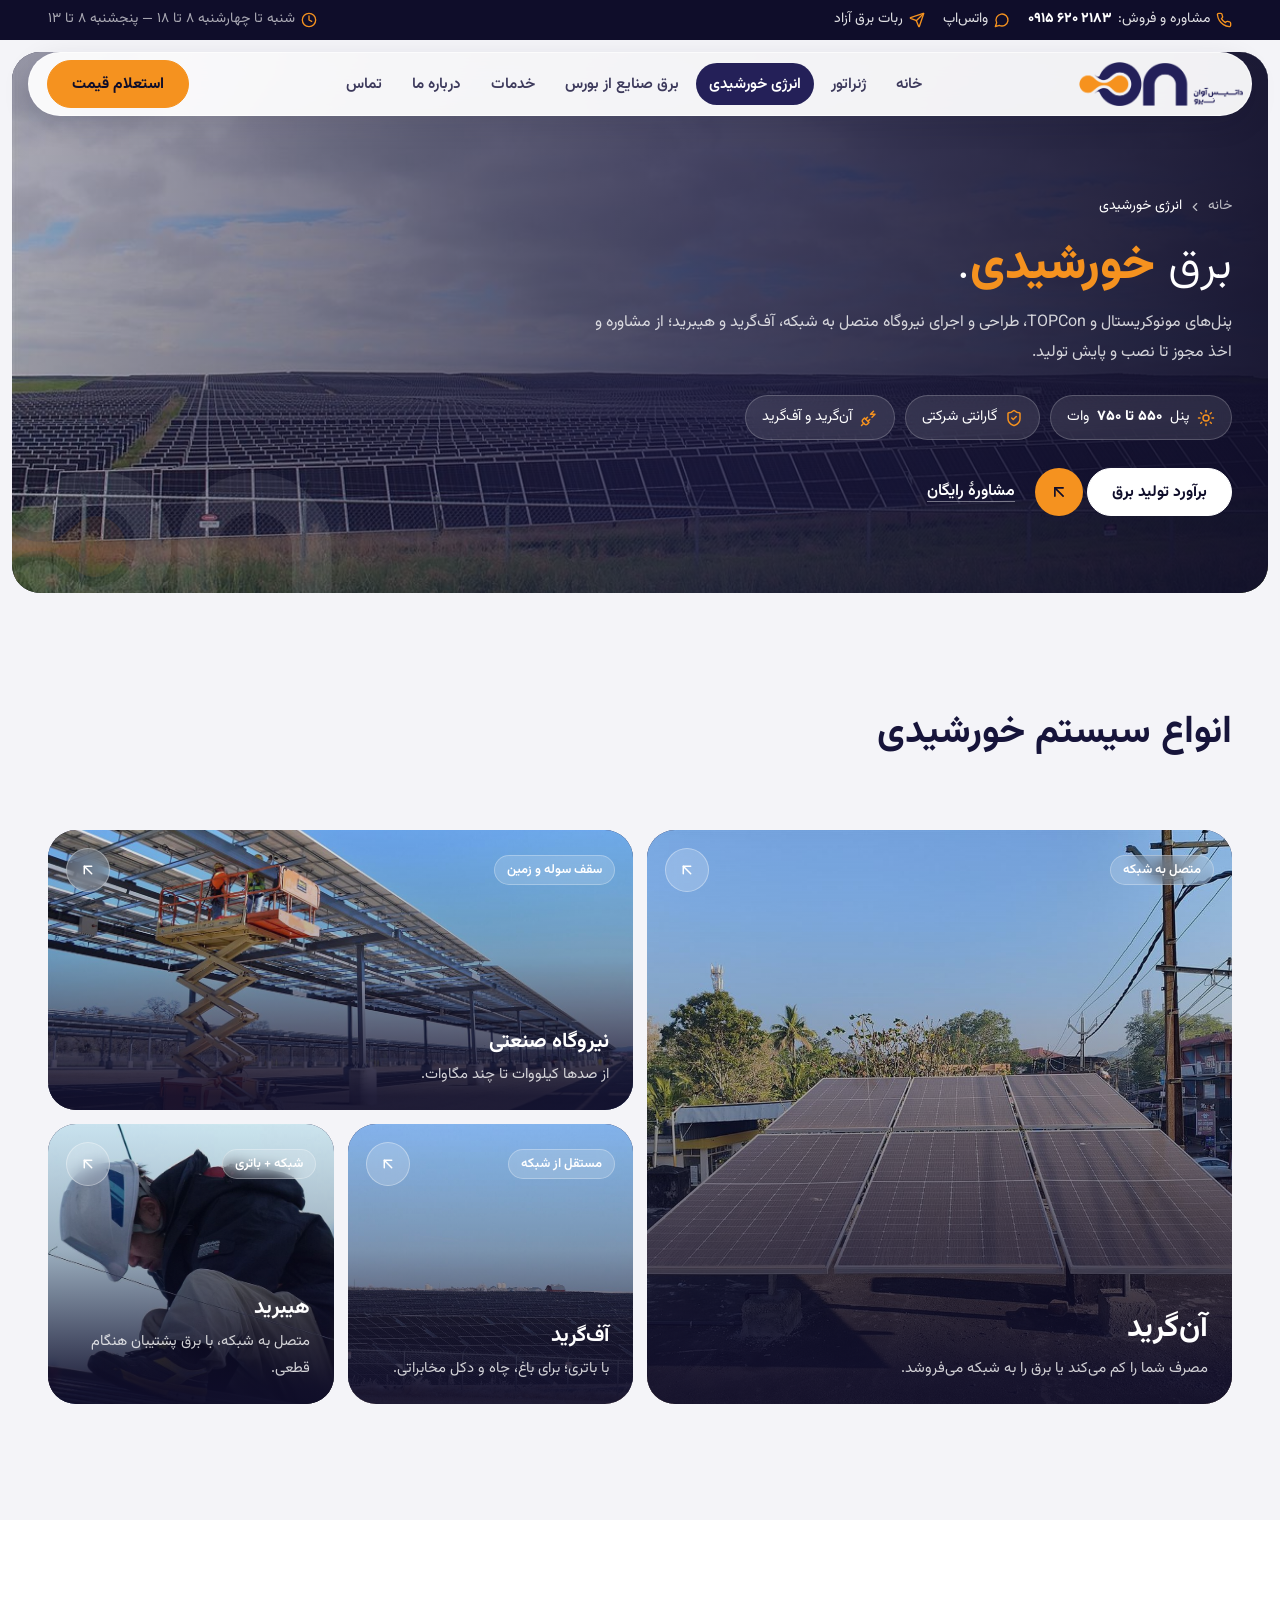
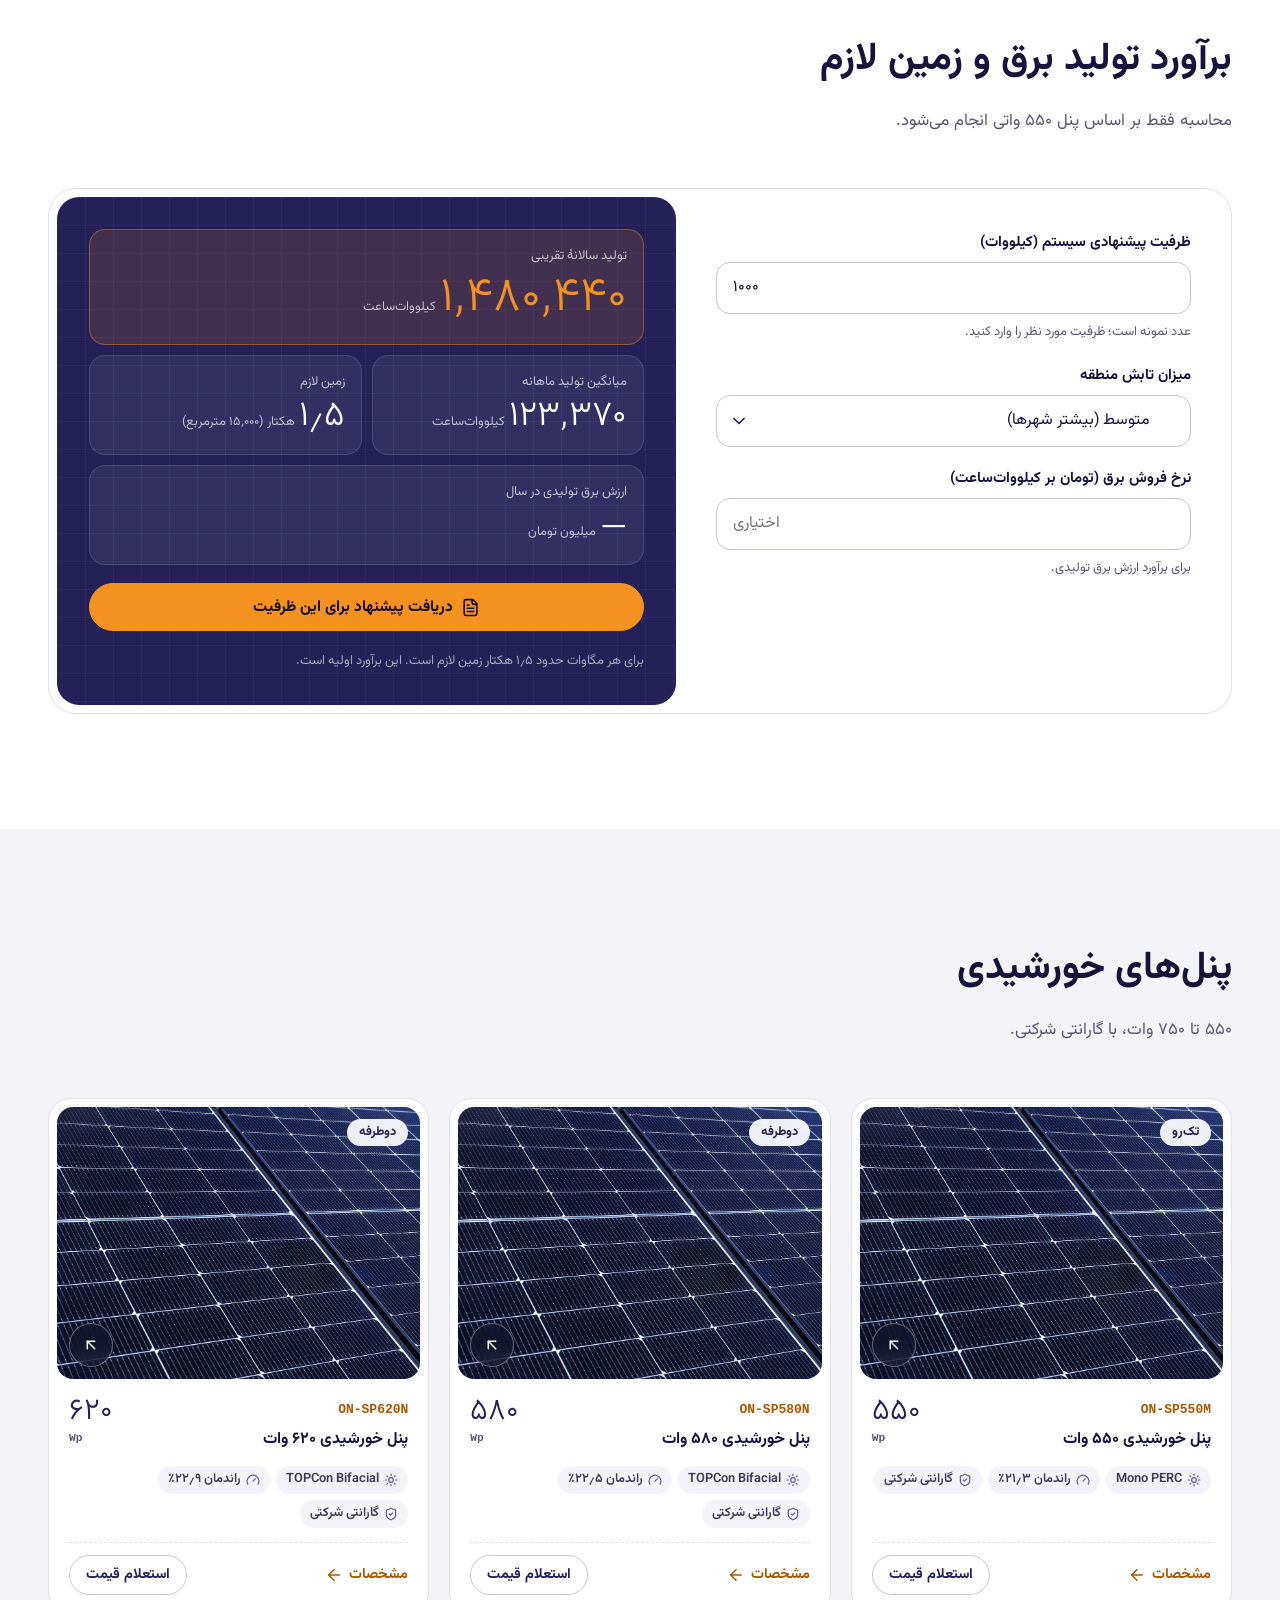
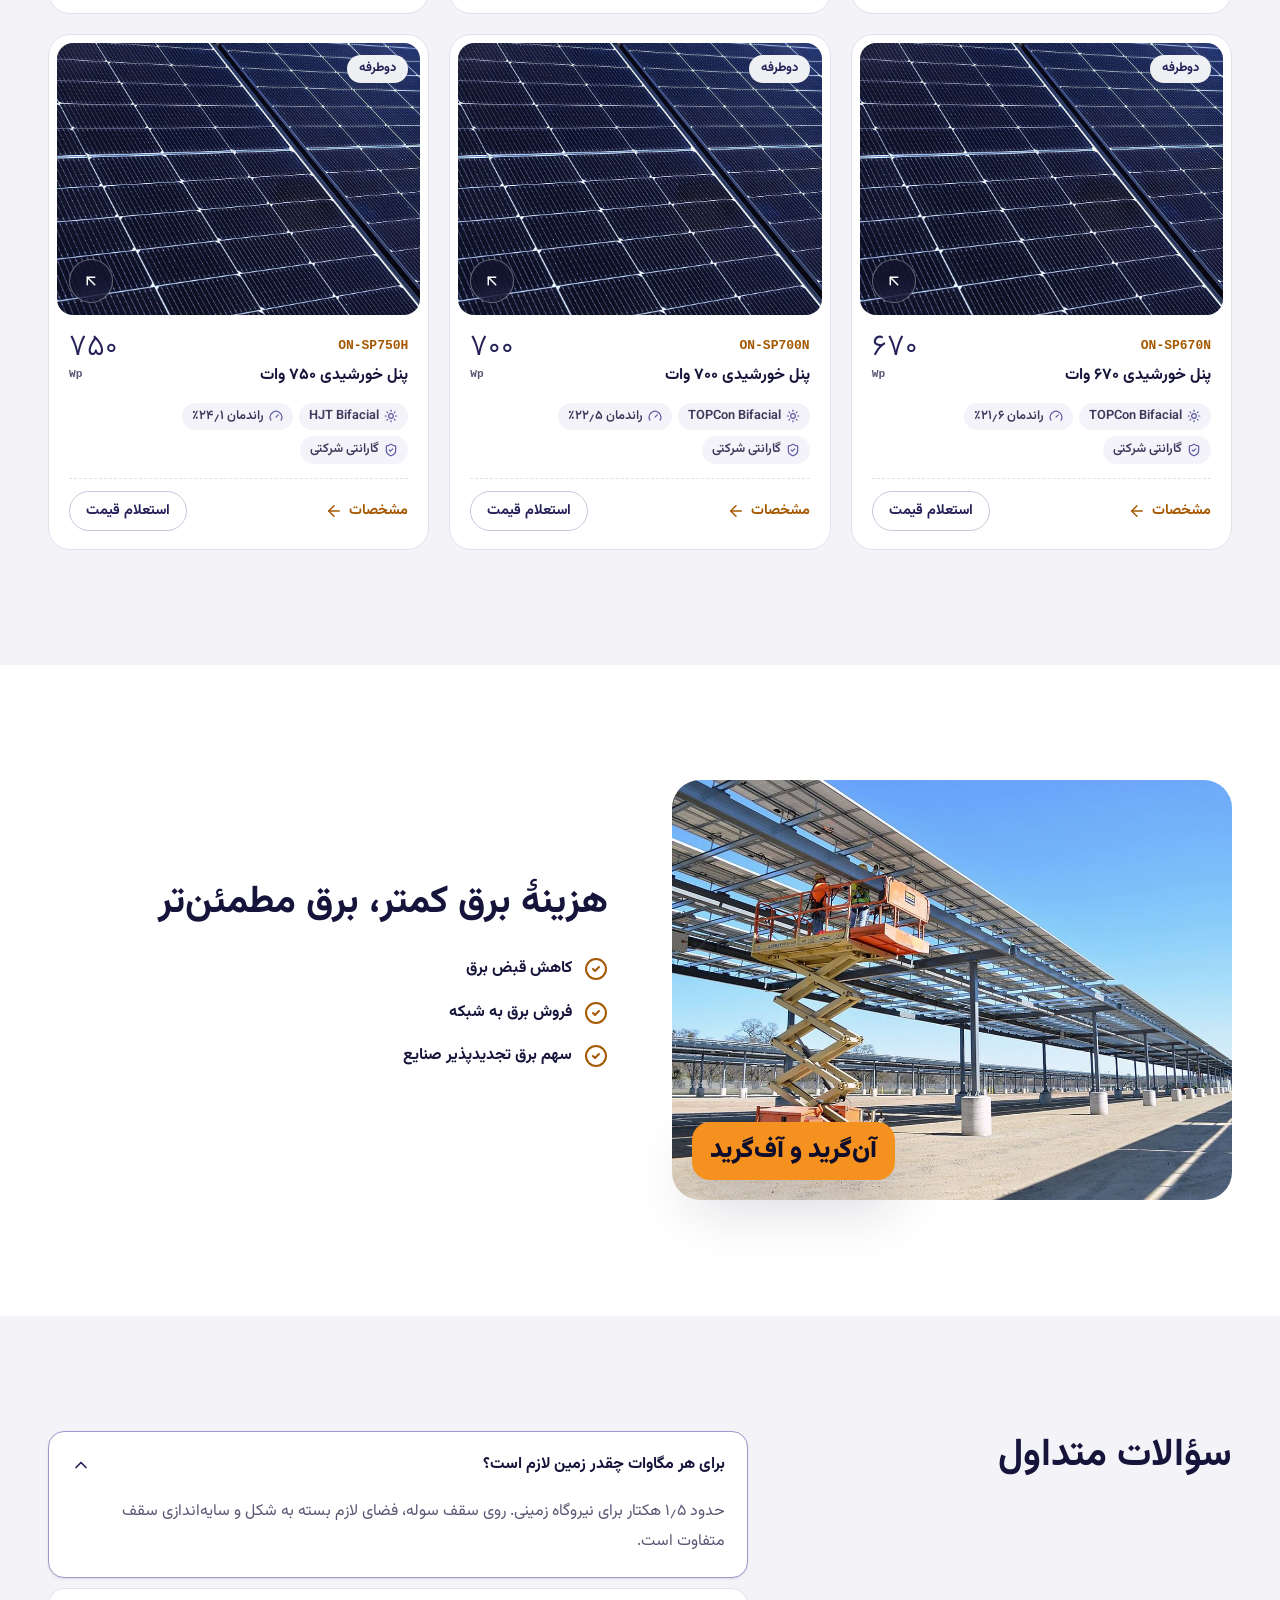
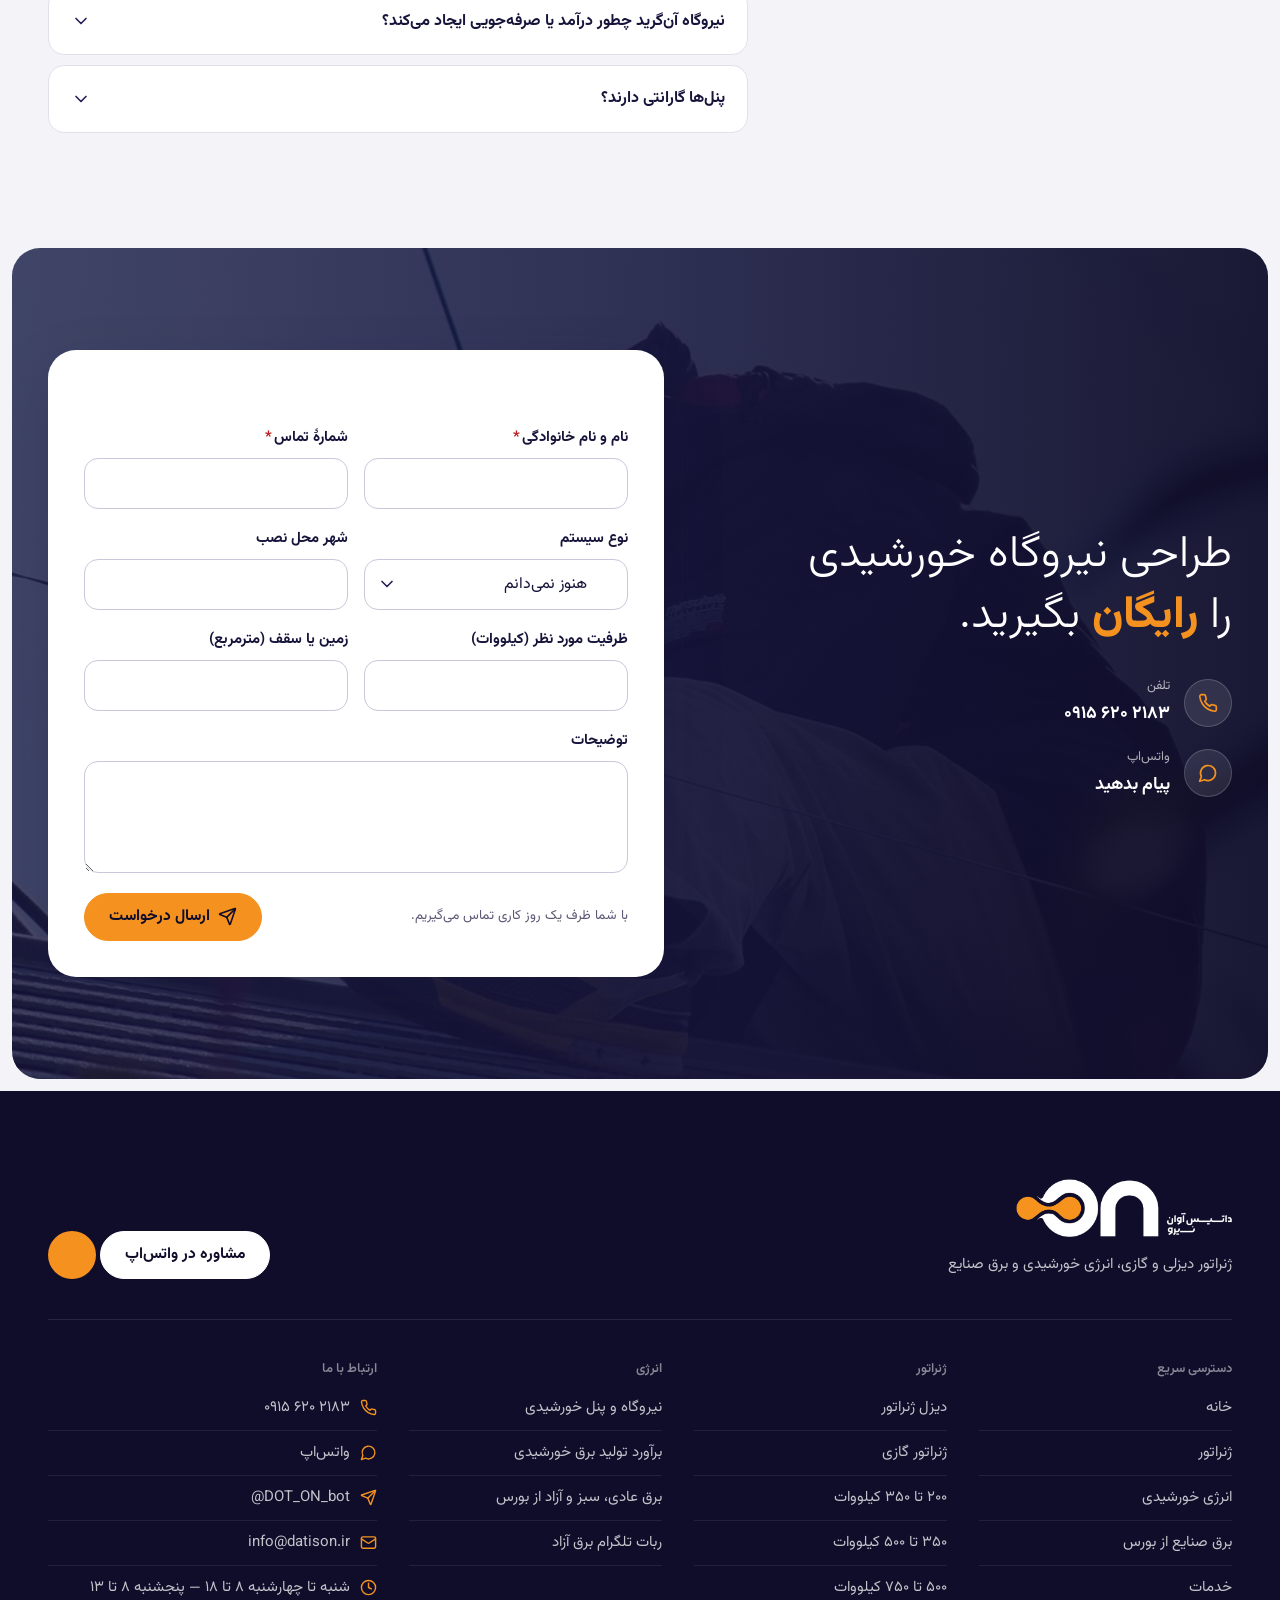
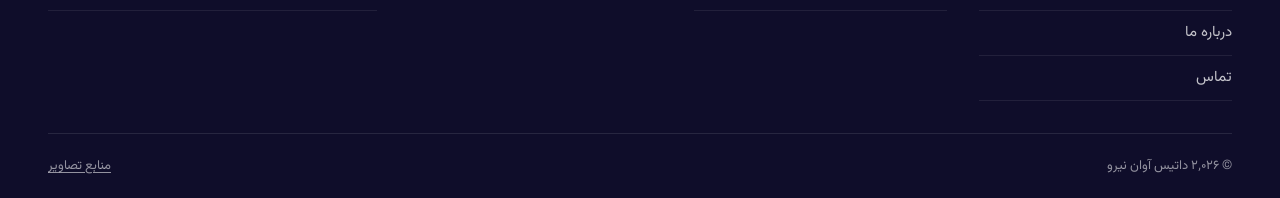
<file: site/solar.html>
<!doctype html>
<html lang="fa" dir="rtl">
<head>
  <meta charset="utf-8">
  <meta name="viewport" content="width=device-width, initial-scale=1, viewport-fit=cover">
  <title>انرژی خورشیدی — پنل و نیروگاه خورشیدی | داتیس آوان نیرو</title>
  <meta name="description" content="پنل خورشیدی ۵۵۰ تا ۷۵۰ وات و طراحی و اجرای نیروگاه خورشیدی آن‌گرید، آف‌گرید و صنعتی؛ با برآورد تولید برق و زمین لازم.">
  <meta name="theme-color" content="#242058">
  <link rel="icon" type="image/png" sizes="64x64" href="assets/img/logo/icon-64.png">
  <link rel="apple-touch-icon" href="assets/img/logo/icon-180.png">
  <link rel="preload" href="assets/fonts/Vazirmatn-wght.woff2" as="font" type="font/woff2" crossorigin>
  <link rel="stylesheet" href="assets/css/style.css">
</head>
<body data-page="solar">
  <a class="skip-link" href="#main">پرش به محتوای اصلی</a>
  <div id="site-header"></div>

  <main id="main">
    <section class="page-hero page-hero--photo frame on-dark">
      <div class="page-hero__bg"><img src="assets/img/solar-farm.jpg" alt="" width="1200" height="800" fetchpriority="high"></div>
      <div class="container">
        <nav class="breadcrumb" aria-label="مسیر صفحه">
          <a href="index.html">خانه</a><svg class="icon" aria-hidden="true"><use href="#i-chevron-left"></use></svg><span aria-current="page">انرژی خورشیدی</span>
        </nav>
        <h1>برق <b>خورشیدی</b>.</h1>
        <p>پنل‌های مونوکریستال و TOPCon، طراحی و اجرای نیروگاه متصل به شبکه، آف‌گرید و هیبرید؛ از مشاوره و اخذ مجوز تا نصب و پایش تولید.</p>
        <ul class="facts">
          <li><svg class="icon" aria-hidden="true"><use href="#i-sun"></use></svg>پنل <b>۵۵۰ تا ۷۵۰</b> وات</li>
          <li><svg class="icon" aria-hidden="true"><use href="#i-shield-check"></use></svg>گارانتی شرکتی</li>
          <li><svg class="icon" aria-hidden="true"><use href="#i-plug-zap"></use></svg>آن‌گرید و آف‌گرید</li>
        </ul>
        <div class="hero__actions" style="margin-top: 28px;">
          <a class="cta-pair" href="#calc"><span class="btn btn--white">برآورد تولید برق</span><span class="cta-pair__arrow"><svg class="icon" aria-hidden="true"><use href="#i-arrow-left"></use></svg></span></a>
          <a class="text-link" href="#quote">مشاورهٔ رایگان</a>
        </div>
      </div>
    </section>

    <!-- System types -->
    <section class="section">
      <div class="container">
        <div class="sec-head"><div class="sec-head__text"><h2>انواع سیستم خورشیدی</h2></div></div>
        <div class="bento" id="systems"></div>
      </div>
    </section>

    <!-- Estimate -->
    <section class="section section--white" id="calc">
      <div class="container">
        <div class="sec-head">
          <div class="sec-head__text">
            <h2>برآورد تولید برق و زمین لازم</h2>
            <p>محاسبه فقط بر اساس پنل ۵۵۰ واتی انجام می‌شود.</p>
          </div>
        </div>
        <div class="calc">
          <form class="calc__form" aria-label="برآورد تولید برق خورشیدی">
            <div class="field">
              <label for="c-kw">ظرفیت پیشنهادی سیستم (کیلووات)</label>
              <input id="c-kw" inputmode="numeric" value="۱۰۰۰" dir="ltr">
              <span class="hint">عدد نمونه است؛ ظرفیت مورد نظر را وارد کنید.</span>
            </div>
            <div class="field">
              <label for="c-region">میزان تابش منطقه</label>
              <select id="c-region"></select>
            </div>
            <div class="field">
              <label for="c-price">نرخ فروش برق (تومان بر کیلووات‌ساعت)</label>
              <input id="c-price" inputmode="numeric" dir="ltr" placeholder="اختیاری">
              <span class="hint">برای برآورد ارزش برق تولیدی.</span>
            </div>
          </form>
          <div class="calc__out" aria-live="polite">
            <div class="calc__grid">
              <div class="calc__cell calc__cell--hl"><span>تولید سالانهٔ تقریبی</span><b data-out="year">—</b><small>کیلووات‌ساعت</small></div>
              <div class="calc__cell"><span>میانگین تولید ماهانه</span><b data-out="month">—</b><small>کیلووات‌ساعت</small></div>
              <div class="calc__cell"><span>زمین لازم</span><b data-out="land">—</b><small>هکتار</small><small data-out="landm2"></small></div>
              <div class="calc__cell" style="grid-column: 1 / -1;"><span>ارزش برق تولیدی در سال</span><b data-out="value">—</b><small>میلیون تومان</small></div>
            </div>
            <button type="button" class="btn btn--primary btn--block" id="calc-cta"><svg class="icon" aria-hidden="true"><use href="#i-file-text"></use></svg>دریافت پیشنهاد برای این ظرفیت</button>
            <p class="calc__note">برای هر مگاوات حدود ۱٫۵ هکتار زمین لازم است. این برآورد اولیه است.</p>
          </div>
        </div>
      </div>
    </section>

    <!-- Panels -->
    <section class="section" id="panels">
      <div class="container">
        <div class="sec-head">
          <div class="sec-head__text"><h2>پنل‌های خورشیدی</h2><p>۵۵۰ تا ۷۵۰ وات، با گارانتی شرکتی.</p></div>
        </div>
        <div class="grid-products" id="panels-grid"></div>
      </div>
    </section>

    <!-- Visual: on-grid & off-grid -->
    <section class="section section--white">
      <div class="container split">
        <div class="split__media reveal">
          <img src="assets/img/solar-industrial.jpg" alt="سازهٔ پنل خورشیدی صنعتی" loading="lazy" width="1200" height="793">
          <div class="split__badge"><strong>آن‌گرید و آف‌گرید</strong></div>
        </div>
        <div>
          <h2>هزینهٔ برق کمتر، برق مطمئن‌تر</h2>
          <ul class="checklist">
            <li><svg class="icon" aria-hidden="true"><use href="#i-circle-check"></use></svg><div><b>کاهش قبض برق</b></div></li>
            <li><svg class="icon" aria-hidden="true"><use href="#i-circle-check"></use></svg><div><b>فروش برق به شبکه</b></div></li>
            <li><svg class="icon" aria-hidden="true"><use href="#i-circle-check"></use></svg><div><b>سهم برق تجدیدپذیر صنایع</b></div></li>
          </ul>
        </div>
      </div>
    </section>

    <!-- FAQ -->
    <section class="section">
      <div class="container faq-grid">
        <div><h2>سؤالات متداول</h2></div>
        <div class="faq" id="faq"></div>
      </div>
    </section>

    <!-- Quote -->
    <section class="cta frame on-dark" id="quote">
      <div class="cta__bg"><img src="assets/img/solar-install.jpg" alt="" loading="lazy" width="1200" height="675"></div>
      <div class="container">
        <div>
          <h2>طراحی نیروگاه خورشیدی را <b>رایگان</b> بگیرید.</h2>
          <div class="contacts">
            <a href="tel:+989156202183"><span class="icon-box"><svg class="icon" aria-hidden="true"><use href="#i-phone"></use></svg></span><span><small>تلفن</small><b data-site="phone"></b></span></a>
            <a data-site="whatsapp" href="#"><span class="icon-box"><svg class="icon" aria-hidden="true"><use href="#i-message-circle"></use></svg></span><span><small>واتس‌اپ</small><b>پیام بدهید</b></span></a>
          </div>
        </div>
        <div class="form-card">
          <h3>درخواست نیروگاه یا پنل خورشیدی</h3>
          <form data-quote data-subject="درخواست نیروگاه خورشیدی" novalidate>
            <div class="form-grid">
              <div class="field"><label for="s-name">نام و نام خانوادگی<span class="req" aria-hidden="true">*</span></label><input id="s-name" name="name" autocomplete="name" required aria-describedby="s-name-err"><span class="error" id="s-name-err" role="alert"></span></div>
              <div class="field"><label for="s-phone">شمارهٔ تماس<span class="req" aria-hidden="true">*</span></label><input id="s-phone" name="phone" type="tel" inputmode="tel" autocomplete="tel" dir="ltr" required aria-describedby="s-phone-err"><span class="error" id="s-phone-err" role="alert"></span></div>
              <div class="field"><label for="s-system">نوع سیستم</label><select id="s-system" name="system"><option value="">هنوز نمی‌دانم</option></select></div>
              <div class="field"><label for="s-city">شهر محل نصب</label><input id="s-city" name="city" autocomplete="address-level2"></div>
              <div class="field"><label for="s-kw">ظرفیت مورد نظر (کیلووات)</label><input id="s-kw" name="kw" inputmode="numeric"></div>
              <div class="field"><label for="s-area">زمین یا سقف (مترمربع)</label><input id="s-area" name="area" inputmode="numeric"></div>
              <div class="field full"><label for="s-msg">توضیحات</label><textarea id="s-msg" name="message"></textarea></div>
            </div>
            <div class="form-foot">
              <small>با شما ظرف یک روز کاری تماس می‌گیریم.</small>
              <button class="btn btn--primary" type="submit"><svg class="icon" aria-hidden="true"><use href="#i-send"></use></svg>ارسال درخواست</button>
            </div>
            <div class="form-status" role="status" aria-live="polite"></div>
          </form>
        </div>
      </div>
    </section>
  </main>

  <div id="site-footer"></div>

  <script src="assets/js/icons.js"></script>
  <script src="assets/js/data.js"></script>
  <script src="assets/js/app.js"></script>
</body>
</html>
</file>
<file: site/assets/css/style.css>
/* ==========================================================================
   داتیس آوان نیرو — Diesel Generator Catalog
   Layout: inset rounded frames on a cool off-white ground, a floating pill
   header, hairline-divided content, one animated ATS diagram as the bold moment.
   ========================================================================== */

@font-face {
  font-family: "Vazirmatn";
  src: url("../fonts/Vazirmatn-wght.woff2") format("woff2-variations"),
       url("../fonts/Vazirmatn-wght.woff2") format("woff2");
  font-weight: 100 900;
  font-style: normal;
  font-display: swap;
}

:root {
  /* Brand (from the logo) */
  --navy-950: #0f0d2a;
  --navy-900: #17153d;
  --navy: #242058;
  --navy-700: #332e78;
  --navy-500: #5b56a3;
  --navy-300: #9d99cc;
  --navy-200: #cfcde6;
  --navy-100: #e8e7f3;
  --navy-50: #f3f3f9;
  --orange: #f5921f;
  --orange-600: #e07d0c;
  --orange-text: #a55800;
  --orange-100: #ffe3c2;
  --orange-50: #fff4e6;

  /* Pastel tints for the process cards */
  --tint-1: #ffe9d1;
  --tint-2: #e6e4f7;
  --tint-3: #dcefe5;
  --tint-4: #fbf0c4;

  /* Neutrals (biased toward the navy) */
  --bg: #f4f4f8;
  --surface: #ffffff;
  --ink: #16143a;
  --ink-2: #3d3a5c;
  --muted: #5a5775;
  --line: #e1e0eb;
  --line-strong: #c9c7da;
  --success: #15803d;
  --danger: #b91c1c;

  --font: "Vazirmatn", Tahoma, sans-serif;
  --mono: ui-monospace, "Cascadia Mono", "SFMono-Regular", Consolas, monospace;

  --r-sm: 10px;
  --r: 16px;
  --r-lg: 22px;
  --r-xl: 28px;
  --shadow-sm: 0 1px 2px rgba(22, 20, 58, .05), 0 1px 3px rgba(22, 20, 58, .07);
  --shadow: 0 6px 18px rgba(22, 20, 58, .08), 0 2px 4px rgba(22, 20, 58, .04);
  --shadow-lg: 0 24px 60px rgba(22, 20, 58, .18);

  --container: 1240px;
  --gutter: 16px;
  --frame: 8px;                 /* inset of rounded frames from the viewport */
  --bar-h: 60px;                /* header pill height */
  --header-space: calc(var(--bar-h) + 12px);

  --ease-out: cubic-bezier(.16, 1, .3, 1);
  --dur: 200ms;
}
@media (min-width: 768px) {
  :root { --gutter: 28px; --frame: 12px; --bar-h: 64px; --header-space: calc(var(--bar-h) + 14px); }
}

/* ---------- Base ---------- */
*, *::before, *::after { box-sizing: border-box; }
[hidden] { display: none !important; }
html { -webkit-text-size-adjust: 100%; scroll-behavior: smooth; scroll-padding-top: calc(var(--header-space) + 16px); }
body {
  margin: 0; font-family: var(--font); font-size: 16px; line-height: 1.85;
  color: var(--ink); background: var(--bg); -webkit-font-smoothing: antialiased; overflow-x: hidden;
}
img { max-width: 100%; height: auto; display: block; }
a { color: inherit; text-decoration: none; }
button, input, select, textarea { font: inherit; color: inherit; }
button { cursor: pointer; }
h1, h2, h3, h4 { margin: 0 0 .5em; line-height: 1.4; font-weight: 700; color: var(--ink); text-wrap: balance; }
h1 { font-size: clamp(2rem, 5vw, 3.6rem); line-height: 1.3; }
h2 { font-size: clamp(1.6rem, 3.2vw, 2.4rem); line-height: 1.35; }
h3 { font-size: 1.125rem; }
p { margin: 0 0 1em; }
ul, ol { margin: 0; padding: 0; list-style: none; }
.ltr { direction: ltr; unicode-bidi: isolate; display: inline-block; }
.mono { font-family: var(--mono); letter-spacing: .02em; }
.text-muted { color: var(--muted); }
.icon { width: 1.25em; height: 1.25em; flex: none; stroke: currentColor; fill: none; stroke-width: 2; stroke-linecap: round; stroke-linejoin: round; }
:focus-visible { outline: 3px solid var(--orange); outline-offset: 3px; border-radius: 6px; }
.sr-only { position: absolute !important; width: 1px; height: 1px; padding: 0; margin: -1px; overflow: hidden; clip: rect(0 0 0 0); white-space: nowrap; border: 0; }
.skip-link { position: absolute; inset-inline-start: 16px; top: -60px; z-index: 200; background: var(--navy); color: #fff; padding: 10px 16px; border-radius: var(--r-sm); transition: top var(--dur); }
.skip-link:focus { top: 12px; }

.container { width: 100%; max-width: var(--container); margin-inline: auto; padding-inline: var(--gutter); }
.section { padding-block: clamp(64px, 9vw, 120px); }
.section--white { background: var(--surface); }
.section--tight { padding-block: clamp(40px, 6vw, 72px); }

/* Rounded frame inset from the viewport edges */
.frame { margin-inline: var(--frame); border-radius: var(--r-xl); overflow: hidden; position: relative; isolation: isolate; }
.blueprint {
  background-color: var(--navy);
  background-image:
    linear-gradient(rgba(255,255,255,.045) 1px, transparent 1px),
    linear-gradient(90deg, rgba(255,255,255,.045) 1px, transparent 1px);
  background-size: 32px 32px;
}
.on-dark { color: #fff; }
.on-dark h1, .on-dark h2, .on-dark h3 { color: #fff; }
.lead { font-size: 1.05rem; color: var(--muted); }
.on-dark .sec-head p, .on-dark .lead { color: rgba(255,255,255,.76); }
.on-dark.section { margin-inline: var(--frame); border-radius: var(--r-xl); }

/* ---------- Section heading ---------- */
.sec-head { display: flex; flex-wrap: wrap; align-items: end; justify-content: space-between; gap: 16px 32px; margin-bottom: clamp(28px, 4vw, 52px); }
.sec-head__text { max-width: 660px; min-width: 0; }
.sec-head p { color: var(--muted); margin: 0; font-size: 1.05rem; }
.sec-head--center { justify-content: center; text-align: center; }
.sec-head--center .sec-head__text { margin-inline: auto; }

.eyebrow {
  display: inline-flex; align-items: center; gap: 8px; margin-bottom: 14px;
  padding: 4px 14px 4px 12px; border-radius: 999px; background: var(--surface); border: 1px solid var(--line);
  font-size: .8125rem; font-weight: 600; color: var(--ink-2); line-height: 1.8;
}
.eyebrow::before {
  content: ""; width: 22px; height: 9px; flex: none;
  background: url("data:image/svg+xml,%3Csvg xmlns='http://www.w3.org/2000/svg' viewBox='0 0 60 24'%3E%3Cpath fill='%23f5921f' d='M12 0c5 0 7.5 3 10.5 5.6C25 7.8 27 8.6 30 8.6s5-.8 7.5-3C40.5 3 43 0 48 0a12 12 0 0 1 0 24c-5 0-7.5-3-10.5-5.6-2.5-2.2-4.5-3-7.5-3s-5 .8-7.5 3C19.5 21 17 24 12 24A12 12 0 0 1 12 0Z'/%3E%3C/svg%3E") center / contain no-repeat;
}
.on-dark .eyebrow { background: rgba(255,255,255,.08); border-color: rgba(255,255,255,.16); color: rgba(255,255,255,.9); backdrop-filter: blur(6px); }

/* ---------- Buttons ---------- */
.btn {
  --btn-bg: var(--navy); --btn-fg: #fff; --btn-bd: var(--navy);
  display: inline-flex; align-items: center; justify-content: center; gap: 8px;
  min-height: 48px; padding: 10px 24px; border-radius: 999px; border: 1.5px solid var(--btn-bd);
  background: var(--btn-bg); color: var(--btn-fg); font-weight: 700; font-size: .975rem; line-height: 1.2; white-space: nowrap;
  transition: background-color var(--dur), border-color var(--dur), color var(--dur), transform 120ms;
  touch-action: manipulation;
}
.btn:hover { --btn-bg: var(--navy-700); --btn-bd: var(--navy-700); }
.btn:active { transform: translateY(1px); }
.btn--primary { --btn-bg: var(--orange); --btn-fg: var(--navy-950); --btn-bd: var(--orange); }
.btn--primary:hover { --btn-bg: var(--orange-600); --btn-bd: var(--orange-600); }
.btn--ghost { --btn-bg: transparent; --btn-fg: var(--navy); --btn-bd: var(--line-strong); }
.btn--ghost:hover { --btn-bg: var(--navy-50); --btn-bd: var(--navy); }
.btn--white { --btn-bg: #fff; --btn-fg: var(--navy-950); --btn-bd: #fff; }
.btn--white:hover { --btn-bg: var(--orange-50); --btn-bd: var(--orange-50); }
.btn--light { --btn-bg: transparent; --btn-fg: #fff; --btn-bd: rgba(255,255,255,.45); }
.btn--light:hover { --btn-bg: rgba(255,255,255,.12); --btn-bd: #fff; }
.btn--sm { min-height: 40px; padding: 6px 16px; font-size: .9rem; }
.btn--block { width: 100%; }
.btn[disabled] { opacity: .5; cursor: not-allowed; }
.btn .icon { width: 19px; height: 19px; }

/* Pill button with an attached round arrow */
.cta-pair { display: inline-flex; align-items: center; gap: 4px; }
.cta-pair .btn { pointer-events: none; }
.cta-pair__arrow {
  display: grid; place-items: center; width: 48px; height: 48px; border-radius: 50%;
  background: var(--orange); color: var(--navy-950); transition: transform 300ms var(--ease-out);
}
.cta-pair__arrow .icon { width: 20px; height: 20px; transform: rotate(45deg); }
.cta-pair:hover .cta-pair__arrow { transform: rotate(-45deg); }
.cta-pair--white .cta-pair__arrow { background: #fff; }

.link-arrow { display: inline-flex; align-items: center; gap: 6px; font-weight: 700; color: var(--navy); }
.link-arrow .icon { width: 18px; height: 18px; transition: transform var(--dur) var(--ease-out); }
.link-arrow:hover .icon { transform: translateX(-4px); }
.on-dark .link-arrow { color: #fff; }

/* Round glass arrow bubble */
.bubble {
  display: grid; place-items: center; width: 44px; height: 44px; border-radius: 50%; flex: none;
  background: rgba(255,255,255,.18); border: 1px solid rgba(255,255,255,.35); color: #fff;
  backdrop-filter: blur(8px); transition: background-color var(--dur), transform 300ms var(--ease-out);
}
.bubble .icon { width: 18px; height: 18px; transform: rotate(45deg); }
.bubble--solid { background: var(--surface); border-color: var(--line); color: var(--navy); }

/* ---------- Header (floating pill) ---------- */
.site-header {
  position: sticky; top: env(safe-area-inset-top, 0px); z-index: 40;
  padding: 12px var(--frame) 0; pointer-events: none; height: var(--header-space);
}
.header-bar {
  pointer-events: auto; max-width: calc(var(--container) - 2 * var(--gutter) + 40px); margin-inline: auto;
  height: var(--bar-h); display: flex; align-items: center; gap: 16px;
  padding-inline: 8px 18px; border-radius: 999px;
  background: rgba(255,255,255,.94); backdrop-filter: saturate(1.4) blur(12px);
  border: 1px solid rgba(255,255,255,.7); box-shadow: 0 8px 28px rgba(15,13,42,.12);
  transition: box-shadow var(--dur);
}
.site-header.is-scrolled .header-bar { box-shadow: 0 10px 32px rgba(15,13,42,.16); }
.brand { display: flex; align-items: center; flex: none; }
.brand img { height: 38px; width: auto; }
@media (min-width: 768px) { .brand img { height: 44px; } }
.nav { display: none; margin-inline: auto; }
.nav ul { display: flex; gap: 4px; }
.nav a {
  display: inline-flex; align-items: center; min-height: 42px; padding: 0 13px; border-radius: 999px; white-space: nowrap;
  font-weight: 600; font-size: .95rem; color: var(--ink-2); transition: background-color var(--dur), color var(--dur);
}
.nav a:hover { background: var(--navy-50); color: var(--navy); }
.nav a[aria-current="page"] { background: var(--navy); color: #fff; }
.header-actions { display: none; align-items: center; gap: 8px; }
.header-phone { display: none; align-items: center; gap: 6px; font-weight: 700; color: var(--navy); padding: 0 10px; font-size: .95rem; }
.header-phone .icon { color: var(--orange-text); width: 18px; height: 18px; }
@media (min-width: 1240px) {
  .nav { display: block; }
  .header-actions { display: flex; }
}
@media (min-width: 1480px) { .header-phone { display: inline-flex; } }
.menu-btn {
  margin-inline-start: auto; display: inline-grid; place-items: center; width: 46px; height: 46px; border-radius: 50%;
  border: 1px solid var(--line); background: #fff; color: var(--navy);
}
.menu-btn .icon { width: 22px; height: 22px; }
@media (min-width: 1240px) { .site-header .menu-btn { display: none; } }

/* Mobile drawer */
.drawer { position: fixed; inset: 0; z-index: 100; visibility: hidden; }
.drawer.is-open { visibility: visible; }
.drawer__scrim { position: absolute; inset: 0; background: rgba(15,13,42,.55); opacity: 0; transition: opacity 240ms; }
.drawer.is-open .drawer__scrim { opacity: 1; }
.drawer__panel {
  position: absolute; inset-block: 0; inset-inline-start: 0; width: min(340px, 88vw); background: #fff;
  display: flex; flex-direction: column; padding: 16px 20px calc(24px + env(safe-area-inset-bottom, 0px));
  transform: translateX(100%); transition: transform 280ms var(--ease-out); overflow-y: auto;
}
.drawer.is-open .drawer__panel { transform: none; }
.drawer__top { display: flex; align-items: center; justify-content: space-between; margin-bottom: 16px; }
.drawer__top img { height: 38px; width: auto; }
.drawer nav a { display: flex; align-items: center; justify-content: space-between; min-height: 54px; border-bottom: 1px solid var(--line); font-weight: 700; font-size: 1.05rem; }
.drawer nav a[aria-current="page"] { color: var(--orange-text); }
.drawer__contact { margin-top: auto; padding-top: 24px; display: grid; gap: 12px; }

/* Floating mobile call bar */
.fab-bar {
  position: fixed; inset-inline: 12px; bottom: 12px; z-index: 30;
  display: grid; grid-template-columns: 1fr 1fr; gap: 8px; padding: 8px; border-radius: 999px;
  background: var(--navy); box-shadow: var(--shadow-lg);
  margin-bottom: env(safe-area-inset-bottom, 0px);
}
.fab-bar .btn { min-height: 46px; }
@media (min-width: 1240px) { .fab-bar { display: none; } }
body { padding-bottom: 84px; }
@media (min-width: 1240px) { body { padding-bottom: 0; } }

/* ---------- Home hero ---------- */
.hero { margin-top: calc(12px - var(--header-space)); color: #fff; background: var(--navy-950); }
.hero__bg { position: absolute; inset: 0; z-index: -2; }
.hero__bg img { width: 100%; height: 100%; object-fit: cover; object-position: center 45%; }
.hero::before {
  content: ""; position: absolute; inset: 0; z-index: -1;
  background:
    linear-gradient(270deg, rgba(15,13,42,.9) 0%, rgba(23,21,61,.7) 45%, rgba(23,21,61,.55) 75%, rgba(23,21,61,.6) 100%),
    linear-gradient(0deg, rgba(15,13,42,.95) 0%, rgba(15,13,42,.35) 34%, transparent 60%);
}
.hero__inner { display: grid; gap: 32px; padding-top: calc(var(--header-space) + clamp(48px, 9vw, 120px)); padding-bottom: 104px; }
.hero__top { display: grid; gap: 28px; align-items: end; }
@media (min-width: 1024px) { .hero__top { grid-template-columns: minmax(0, 1.5fr) minmax(0, .8fr); gap: 64px; } }
.hero h1 { color: #fff; font-weight: 300; font-size: clamp(2.3rem, 5.6vw, 4.4rem); line-height: 1.28; margin: 0; letter-spacing: -.01em; }
.hero h1 b { font-weight: 800; color: var(--orange); }
.hero__aside p { color: rgba(255,255,255,.82); font-size: 1.05rem; margin-bottom: 24px; max-width: 420px; }
.hero__actions { display: flex; flex-wrap: wrap; align-items: center; gap: 12px 20px; }
.hero__actions .text-link { color: #fff; font-weight: 600; text-decoration: underline; text-underline-offset: 6px; text-decoration-color: rgba(255,255,255,.4); }
.hero__actions .text-link:hover { text-decoration-color: var(--orange); }
.hero__bottom { display: flex; flex-wrap: wrap; align-items: end; justify-content: space-between; gap: 24px; padding-top: 24px; border-top: 1px solid rgba(255,255,255,.18); }
.engine-strip { display: flex; flex-direction: column; gap: 8px; min-width: 0; }
.engine-strip small { color: rgba(255,255,255,.62); font-size: .8125rem; }
.engine-strip ul { display: flex; flex-wrap: wrap; gap: 6px 22px; direction: ltr; justify-content: flex-end; }
.engine-strip li { font-weight: 800; font-size: 1.02rem; letter-spacing: .02em; color: rgba(255,255,255,.88); }

/* "Now showing" glass card */
.spotlight {
  display: flex; align-items: center; gap: 14px; padding: 10px 10px 10px 18px; border-radius: 20px; min-width: 0; max-width: 100%;
  background: rgba(15,13,42,.45); border: 1px solid rgba(255,255,255,.2); backdrop-filter: blur(14px);
  transition: background-color var(--dur), border-color var(--dur);
}
.spotlight:hover { background: rgba(15,13,42,.6); border-color: rgba(255,255,255,.4); }
.spotlight img { width: 72px; height: 56px; border-radius: 12px; object-fit: cover; flex: none; }
.spotlight__text { display: flex; flex-direction: column; line-height: 1.6; min-width: 0; }
.spotlight__tag { display: inline-flex; align-items: center; gap: 6px; font-size: .75rem; color: rgba(255,255,255,.7); }
.spotlight__tag::before { content: ""; width: 7px; height: 7px; border-radius: 50%; background: #4ade80; box-shadow: 0 0 0 3px rgba(74,222,128,.25); }
.spotlight b { font-size: 1rem; }
.spotlight small { color: rgba(255,255,255,.7); font-size: .8125rem; }
.spotlight .bubble { margin-inline-start: 6px; }

/* hero load-in: one orchestrated moment */
@keyframes rise { from { opacity: 0; transform: translateY(18px); } to { opacity: 1; transform: none; } }
.hero .rise { animation: rise 900ms var(--ease-out) both; }
.hero .rise:nth-child(2) { animation-delay: 120ms; }
.hero .rise-2 { animation-delay: 240ms; }
.hero .rise-3 { animation-delay: 380ms; }

/* ---------- Finder bar (overlaps hero) ---------- */
.finder-wrap { position: relative; z-index: 3; margin-top: -64px; }
.finder-bar {
  display: grid; gap: 4px; background: #fff; border-radius: var(--r-lg); padding: 10px;
  box-shadow: var(--shadow-lg); max-width: 1040px; margin-inline: auto; border: 1px solid var(--line);
}
.finder-bar .seg { display: flex; flex-direction: column; justify-content: center; padding: 8px 18px; border-radius: 14px; min-width: 0; position: relative; }
.finder-bar .seg:hover { background: var(--navy-50); }
.finder-bar label { font-size: .8125rem; font-weight: 700; color: var(--muted); display: flex; align-items: center; gap: 6px; }
.finder-bar label .icon { width: 16px; height: 16px; color: var(--orange-text); }
.finder-bar select {
  appearance: none; border: 0; background: transparent; padding: 2px 0 2px 24px; font-weight: 700; font-size: 1rem; color: var(--ink);
  min-height: 34px; width: 100%; cursor: pointer;
  background: url("data:image/svg+xml,%3Csvg xmlns='http://www.w3.org/2000/svg' width='18' height='18' viewBox='0 0 24 24' fill='none' stroke='%23242058' stroke-width='2' stroke-linecap='round' stroke-linejoin='round'%3E%3Cpath d='m6 9 6 6 6-6'/%3E%3C/svg%3E") no-repeat left 0 center;
}
.finder-bar select:focus { outline: none; }
.finder-bar .seg:focus-within { box-shadow: 0 0 0 2px var(--orange) inset; }
.finder-bar .btn { min-height: 56px; padding-inline: 28px; }
@media (min-width: 860px) {
  .finder-bar { grid-template-columns: repeat(3, minmax(0, 1fr)) auto; border-radius: 999px; padding: 8px; }
  .finder-bar .seg { border-radius: 999px; padding-inline: 26px; }
  .finder-bar .seg + .seg::before { content: ""; position: absolute; inset-inline-start: 0; inset-block: 14px; width: 1px; background: var(--line); }
}
.finder-note { text-align: center; margin: 14px 0 0; font-size: .9rem; color: var(--muted); }
.finder-note a { color: var(--navy); font-weight: 700; text-decoration: underline; text-underline-offset: 4px; }

/* ---------- Statement + pillars + stats ---------- */
.statement { font-size: clamp(1.45rem, 3vw, 2.35rem); font-weight: 300; line-height: 1.75; max-width: 980px; margin: 0 0 clamp(40px, 6vw, 72px); color: var(--ink); text-wrap: pretty; }
.statement mark { background: linear-gradient(transparent 58%, var(--orange-100) 58%); color: inherit; font-weight: 600; padding-inline: 2px; }
.pillars { display: grid; gap: 28px; }
@media (min-width: 768px) { .pillars { grid-template-columns: repeat(3, 1fr); gap: 32px; } }
.pillar { border-top: 1px solid var(--line-strong); padding-top: 20px; }
.pillar__k { display: inline-flex; align-items: center; gap: 8px; font-size: .8125rem; color: var(--muted); margin-bottom: 8px; }
.pillar__k::before { content: ""; width: 7px; height: 7px; border-radius: 50%; background: var(--orange); }
.pillar h3 { font-size: 1.15rem; margin-bottom: 6px; }
.pillar p { color: var(--muted); margin: 0; font-size: .975rem; }

.stats { display: grid; grid-template-columns: repeat(2, 1fr); gap: 0 24px; margin-top: clamp(48px, 7vw, 88px); }
@media (min-width: 900px) { .stats { grid-template-columns: repeat(4, 1fr); } }
.stats li { border-top: 1px solid var(--line-strong); padding-block: 20px 8px; }
.stats strong { display: block; font-size: clamp(2rem, 4vw, 3rem); font-weight: 300; line-height: 1.25; color: var(--navy); white-space: nowrap; }
.stats strong small { font-size: .45em; font-weight: 700; color: var(--orange-text); margin-inline-start: 4px; }
.stats li > span { color: var(--muted); font-size: .925rem; }
.on-dark .stats li { border-color: rgba(255,255,255,.2); }
.on-dark .stats strong { color: #fff; }
.on-dark .stats strong small { color: var(--orange); }
.on-dark .stats li > span { color: rgba(255,255,255,.75); }

/* ---------- Power scale ---------- */
.scale { background: var(--surface); border: 1px solid var(--line); border-radius: var(--r-xl); padding: clamp(20px, 3vw, 36px); }
.scale__grid { display: grid; grid-template-columns: repeat(2, 1fr); gap: 28px 8px; }
@media (min-width: 900px) { .scale__grid { grid-template-columns: repeat(4, 1fr); gap: 8px; } }
.scale__col { display: flex; flex-direction: column; min-width: 0; position: relative; }
.scale__seg { position: relative; height: 16px; border-radius: 999px; margin-bottom: 8px; }
.scale__col:nth-child(1) .scale__seg { background: var(--navy-100); }
.scale__col:nth-child(2) .scale__seg { background: var(--navy-200); }
.scale__col:nth-child(3) .scale__seg { background: var(--navy-300); }
.scale__col:nth-child(4) .scale__seg { background: var(--navy); }
.scale__dot {
  position: absolute; top: 50%; width: 18px; height: 18px; margin-inline-start: -9px; transform: translateY(-50%);
  border-radius: 50%; background: var(--orange); border: 3px solid #fff; box-shadow: 0 1px 4px rgba(15,13,42,.3);
  transition: transform 200ms var(--ease-out);
}
.scale__dot:hover, .scale__dot:focus-visible { transform: translateY(-50%) scale(1.35); z-index: 2; }
.scale__dot::after {
  content: attr(data-label); position: absolute; bottom: calc(100% + 10px); inset-inline-start: 50%; transform: translateX(50%);
  background: var(--navy-950); color: #fff; font-size: .75rem; font-weight: 700; padding: 3px 9px; border-radius: 8px; white-space: nowrap;
  opacity: 0; pointer-events: none; transition: opacity 150ms; font-family: var(--mono); direction: ltr;
}
.scale__dot:hover::after, .scale__dot:focus-visible::after { opacity: 1; }
.scale__ticks { display: flex; justify-content: space-between; font-family: var(--mono); font-size: .75rem; color: var(--muted); margin-bottom: 16px; }
.scale__ticks span:last-child { visibility: hidden; }
.scale__col:last-child .scale__ticks span:last-child { visibility: visible; }
.scale__label { font-size: .8125rem; font-weight: 700; color: var(--orange-text); }
.scale__kva { font-size: clamp(1.3rem, 2.2vw, 1.7rem); font-weight: 300; color: var(--navy); line-height: 1.4; white-space: nowrap; }
.scale__kva small { font-family: var(--mono); font-size: .7rem; font-weight: 700; color: var(--muted); margin-inline-start: 4px; }
.scale__col p { color: var(--muted); font-size: .9rem; margin: 4px 0 12px; }
.scale__col .link-arrow { margin-top: auto; font-size: .925rem; }

/* ---------- Types bento ---------- */
.bento { display: grid; gap: 14px; grid-template-columns: 1fr; grid-auto-rows: 250px; }
@media (min-width: 700px) { .bento { grid-template-columns: repeat(2, 1fr); } .bento > :first-child { grid-column: span 2; } }
@media (min-width: 1024px) {
  .bento { grid-template-columns: repeat(4, 1fr); grid-auto-rows: 280px; }
  .bento > :first-child { grid-column: span 2; grid-row: span 2; }
  .bento > :nth-child(2) { grid-column: span 2; }
}
.tile { position: relative; display: block; overflow: hidden; border-radius: var(--r-xl); background: var(--navy-900); color: #fff; isolation: isolate; }
.tile img { position: absolute; inset: 0; width: 100%; height: 100%; object-fit: cover; z-index: -2; transition: transform 700ms var(--ease-out); }
.tile::before { content: ""; position: absolute; inset: 0; z-index: -1; background: linear-gradient(0deg, rgba(15,13,42,.92) 5%, rgba(15,13,42,.3) 55%, rgba(15,13,42,.08)); }
.tile:hover img { transform: scale(1.05); }
.tile:hover .bubble { background: var(--orange); border-color: var(--orange); color: var(--navy-950); transform: rotate(-45deg); }
.tile__top { position: absolute; top: 18px; inset-inline: 18px; display: flex; justify-content: space-between; align-items: center; }
.tile__count { background: rgba(255,255,255,.16); border: 1px solid rgba(255,255,255,.28); backdrop-filter: blur(8px); padding: 2px 12px; border-radius: 999px; font-size: .8125rem; font-weight: 600; }
.tile__body { position: absolute; inset-inline: 0; bottom: 0; padding: 22px 24px; }
.tile h3 { color: #fff; font-size: 1.3rem; margin-bottom: 4px; }
.tile:first-child h3 { font-size: clamp(1.4rem, 2.4vw, 1.9rem); }
.tile p { color: rgba(255,255,255,.8); font-size: .925rem; margin: 0; max-width: 420px; }

/* ---------- Pill tabs ---------- */
.pills { display: flex; flex-wrap: wrap; gap: 8px; }
.pill {
  display: inline-flex; align-items: center; gap: 6px; min-height: 42px; padding: 6px 18px; border-radius: 999px;
  border: 1px solid var(--line); background: var(--surface); font-weight: 600; font-size: .925rem; color: var(--ink-2);
  transition: background-color var(--dur), color var(--dur), border-color var(--dur);
}
.pill:hover { border-color: var(--navy); color: var(--navy); }
.pill[aria-pressed="true"] { background: var(--navy); border-color: var(--navy); color: #fff; }
.pill .n { font-size: .75rem; opacity: .7; }

/* ---------- Product card ---------- */
.grid-products { display: grid; gap: 20px; grid-template-columns: repeat(auto-fill, minmax(min(100%, 320px), 1fr)); }
.catalog .grid-products { grid-template-columns: repeat(auto-fill, minmax(min(100%, 260px), 1fr)); }
.pcard {
  position: relative; display: flex; flex-direction: column; background: var(--surface); border: 1px solid var(--line);
  border-radius: var(--r-lg); padding: 8px; transition: box-shadow var(--dur), transform 300ms var(--ease-out), border-color var(--dur);
}
.pcard:hover { box-shadow: var(--shadow); transform: translateY(-4px); border-color: var(--line-strong); }
.pcard__media { position: relative; aspect-ratio: 4 / 3; border-radius: 16px; overflow: hidden; background: var(--navy-50); }
.pcard__media img { width: 100%; height: 100%; object-fit: cover; transition: transform 600ms var(--ease-out); }
.pcard:hover .pcard__media img { transform: scale(1.05); }
.pcard__type { position: absolute; top: 12px; inset-inline-start: 12px; background: rgba(255,255,255,.92); color: var(--navy); font-size: .8rem; font-weight: 700; padding: 2px 12px; border-radius: 999px; backdrop-filter: blur(6px); }
.pcard__media .bubble { position: absolute; bottom: 12px; inset-inline-end: 12px; background: rgba(15,13,42,.35); }
.pcard:hover .pcard__media .bubble { background: var(--orange); border-color: var(--orange); color: var(--navy-950); transform: rotate(-45deg); }
.pcard__body { display: flex; flex-direction: column; gap: 14px; padding: 16px 12px 10px; flex: 1; }
.pcard__head { display: flex; align-items: flex-start; justify-content: space-between; gap: 12px; }
.pcard__model { font-family: var(--mono); font-weight: 700; font-size: .8125rem; color: var(--orange-text); direction: ltr; display: inline-block; }
.pcard h3 { font-size: 1rem; font-weight: 700; margin: 2px 0 0; line-height: 1.6; }
.pcard h3 a::after { content: ""; position: absolute; inset: 0; border-radius: inherit; }
.pcard__kva { text-align: end; line-height: 1.1; flex: none; }
.pcard__kva b { display: block; font-size: 1.9rem; font-weight: 300; color: var(--navy); }
.pcard__kva small { font-family: var(--mono); font-size: .7rem; font-weight: 700; color: var(--muted); }
.pchips { display: flex; flex-wrap: wrap; gap: 6px; }
.pchips li { display: inline-flex; align-items: center; gap: 5px; padding: 3px 10px; border-radius: 999px; background: var(--navy-50); font-size: .8rem; font-weight: 600; color: var(--ink-2); line-height: 1.7; }
.pchips .icon { width: 14px; height: 14px; color: var(--navy-500); }
.pcard__foot { margin-top: auto; display: flex; align-items: center; justify-content: space-between; gap: 12px; padding-top: 12px; border-top: 1px dashed var(--line); }
.pcard__foot .link-arrow { font-size: .9rem; color: var(--orange-text); }
.pcard__foot .btn { position: relative; z-index: 1; }

/* ---------- ATS flow (dark frame) ---------- */
.flow .container { display: grid; gap: 40px; padding-block: clamp(56px, 8vw, 104px); }
@media (min-width: 1024px) { .flow .container { grid-template-columns: minmax(0, .85fr) minmax(0, 1.15fr); gap: 56px; align-items: center; } }
.timeline { position: relative; display: grid; gap: 4px; margin-top: 28px; }
.timeline li { position: relative; display: grid; grid-template-columns: 76px 1fr; gap: 14px; padding: 12px 0; }
.timeline li + li { border-top: 1px solid rgba(255,255,255,.12); }
.timeline time { font-family: var(--mono); font-size: .8rem; font-weight: 700; color: var(--orange); background: rgba(245,146,31,.12); border: 1px solid rgba(245,146,31,.3); border-radius: 999px; text-align: center; height: fit-content; padding: 2px 8px; direction: ltr; }
.timeline b { display: block; }
.timeline span { color: rgba(255,255,255,.72); font-size: .925rem; }
.diagram { position: relative; border-radius: var(--r-xl); background: rgba(15,13,42,.55); border: 1px solid rgba(255,255,255,.12); padding: clamp(12px, 2vw, 24px); }
.diagram svg { width: 100%; height: auto; display: block; overflow: visible; }
.diagram__readout { display: flex; flex-wrap: wrap; justify-content: space-between; gap: 8px 16px; padding: 14px 8px 4px; border-top: 1px solid rgba(255,255,255,.12); margin-top: 8px; font-size: .875rem; color: rgba(255,255,255,.75); }
.diagram__readout b { color: var(--orange); }
.d-wire { fill: none; stroke: rgba(255,255,255,.22); stroke-width: 2; }
.d-wire--dead { stroke-dasharray: 3 7; }
.d-wire--live { stroke: var(--orange); stroke-width: 2.5; stroke-dasharray: 8 10; animation: flow 900ms linear infinite; }
@keyframes flow { to { stroke-dashoffset: -36; } }
.d-node rect { fill: rgba(255,255,255,.06); stroke: rgba(255,255,255,.22); stroke-width: 1.2; }
.d-node--gen rect { fill: rgba(245,146,31,.12); stroke: var(--orange); stroke-width: 1.6; }
.d-node--gen { filter: drop-shadow(0 0 14px rgba(245,146,31,.45)); animation: glow 2.4s ease-in-out infinite; }
@keyframes glow { 50% { filter: drop-shadow(0 0 26px rgba(245,146,31,.7)); } }
.d-ic { fill: none; stroke: currentColor; stroke-width: 2; stroke-linecap: round; stroke-linejoin: round; }
.d-node use { color: #fff; }
.d-node--gen use { color: var(--orange); }
.d-title { fill: #fff; font-size: 15px; font-weight: 700; font-family: var(--font); }
.d-sub { fill: rgba(255,255,255,.55); font-size: 10px; font-family: var(--mono); letter-spacing: .08em; }
.d-cut { stroke: #f87171; stroke-width: 3; stroke-linecap: round; }
.d-cut-bg { fill: var(--navy-900); stroke: #f87171; stroke-width: 1.5; }
.d-pulse { fill: var(--orange); }
.industry-chips { display: flex; flex-wrap: wrap; gap: 8px; margin-top: 28px; }
.industry-chips li { display: inline-flex; align-items: center; gap: 8px; padding: 6px 14px; border-radius: 999px; background: rgba(255,255,255,.07); border: 1px solid rgba(255,255,255,.14); font-size: .875rem; font-weight: 600; }
.industry-chips .icon { width: 17px; height: 17px; color: var(--orange); }

/* ---------- Process (pastel cards) ---------- */
.process { display: grid; gap: 14px; grid-template-columns: repeat(auto-fit, minmax(min(100%, 250px), 1fr)); }
.pstep { border-radius: var(--r-lg); padding: 20px; display: flex; flex-direction: column; gap: 8px; min-width: 0; }
.pstep:nth-child(1) { background: var(--tint-1); }
.pstep:nth-child(2) { background: var(--tint-2); }
.pstep:nth-child(3) { background: var(--tint-3); }
.pstep:nth-child(4) { background: var(--tint-4); }
.pstep__n { width: 34px; height: 34px; border-radius: 50%; background: #fff; display: grid; place-items: center; font-weight: 800; font-size: .95rem; color: var(--navy); }
.pstep h3 { font-size: 1.2rem; margin: 6px 0 0; }
.pstep > p { font-size: .925rem; color: var(--ink-2); margin: 0 0 8px; }
.mini { margin-top: auto; background: #fff; border-radius: 14px; padding: 12px 14px; box-shadow: var(--shadow-sm); font-size: .8125rem; display: grid; gap: 7px; }
.mini__row { display: flex; align-items: center; justify-content: space-between; gap: 8px; }
.mini__row span { color: var(--muted); }
.mini__row b { font-weight: 700; }
.mini__sum { border-top: 1px dashed var(--line); padding-top: 7px; }
.mini__sum b { color: var(--orange-text); }
.mini__ok { color: var(--success); display: inline-flex; align-items: center; gap: 4px; font-weight: 700; }
.mini__ok .icon { width: 15px; height: 15px; }
.mini__bar { height: 6px; border-radius: 99px; background: var(--navy-100); overflow: hidden; }
.mini__bar i { display: block; height: 100%; background: var(--success); border-radius: inherit; }
.mini__big { display: flex; align-items: center; gap: 10px; }
.mini__big .icon-ring { width: 40px; height: 40px; border-radius: 50%; display: grid; place-items: center; background: #dcfce7; color: var(--success); flex: none; }
.mini__title { font-weight: 700; font-size: .8125rem; display: flex; justify-content: space-between; }

/* ---------- Why (accordion + monitor widget) ---------- */
.why { display: grid; gap: 40px; align-items: center; }
@media (min-width: 1024px) { .why { grid-template-columns: 1.1fr .9fr; gap: 64px; } }
.why__media { position: relative; }
.why__media > img { border-radius: var(--r-xl); aspect-ratio: 5 / 4; object-fit: cover; width: 100%; }
.monitor {
  position: absolute; bottom: 20px; inset-inline-end: 20px; width: min(260px, calc(100% - 40px));
  background: #fff; border-radius: 18px; padding: 14px 16px 16px; box-shadow: var(--shadow-lg); font-size: .8125rem;
}
.monitor__head { display: flex; justify-content: space-between; align-items: center; margin-bottom: 4px; }
.monitor__head b { font-size: .875rem; }
.monitor__head .mono { color: var(--muted); font-size: .75rem; }
.monitor svg { width: 100%; height: auto; display: block; }
.monitor__rows { display: grid; gap: 6px; }
.monitor__rows div { display: flex; justify-content: space-between; }
.monitor__rows span { color: var(--muted); }
.monitor__rows .live { color: var(--success); }
.live { display: inline-flex; align-items: center; gap: 6px; color: var(--success); font-weight: 700; }
.live::before { content: ""; width: 7px; height: 7px; border-radius: 50%; background: currentColor; box-shadow: 0 0 0 3px rgba(21,128,61,.2); }
.acc { border-top: 1px solid var(--line-strong); }
.acc__item { border-bottom: 1px solid var(--line-strong); }
.acc__btn {
  width: 100%; display: flex; align-items: center; justify-content: space-between; gap: 16px; min-height: 64px;
  background: none; border: 0; padding: 14px 0; text-align: start; font-size: 1.15rem; font-weight: 600; color: var(--muted);
  transition: color var(--dur);
}
.acc__btn:hover { color: var(--navy); }
.acc__btn[aria-expanded="true"] { color: var(--orange-text); }
.acc__btn .icon { transition: transform var(--dur); }
.acc__btn[aria-expanded="true"] .icon { transform: rotate(180deg); }
.acc__panel { padding: 0 0 22px; }
.acc__big { display: block; font-size: clamp(2.2rem, 4.4vw, 3.2rem); font-weight: 300; line-height: 1.2; color: var(--navy); margin-bottom: 6px; }
.acc__panel p { color: var(--muted); margin: 0; max-width: 460px; }

/* ---------- Projects ---------- */
.projects { display: grid; gap: 28px 20px; grid-template-columns: repeat(auto-fit, minmax(min(100%, 300px), 1fr)); }
.project img { aspect-ratio: 4 / 3; object-fit: cover; width: 100%; border-radius: var(--r-lg); margin-bottom: 14px; }
.project__row { display: flex; justify-content: space-between; align-items: baseline; gap: 12px; }
.project h3 { font-size: 1.05rem; margin: 0; }
.project__power { font-family: var(--mono); font-size: .8125rem; font-weight: 700; color: var(--orange-text); white-space: nowrap; direction: ltr; }
.project__meta { display: flex; align-items: center; gap: 6px; font-size: .8125rem; color: var(--muted); margin: 2px 0 10px; }
.project__meta .icon { width: 14px; height: 14px; }
.project p { font-size: .925rem; color: var(--muted); margin: 0; padding-top: 10px; border-top: 1px solid var(--line); }

/* ---------- FAQ ---------- */
.faq-grid { display: grid; gap: 32px; }
@media (min-width: 1024px) { .faq-grid { grid-template-columns: .75fr 1.25fr; gap: 64px; align-items: start; } }
.help-card { margin-top: 24px; background: var(--navy); color: #fff; border-radius: var(--r-lg); padding: 22px; display: grid; gap: 10px; }
.help-card b { font-size: 1.05rem; }
.help-card p { color: rgba(255,255,255,.75); margin: 0; font-size: .925rem; }
.help-card a.phone { font-size: 1.3rem; font-weight: 800; color: var(--orange); }
.faq { display: grid; gap: 10px; }
.faq details { background: var(--surface); border: 1px solid var(--line); border-radius: var(--r); }
.faq details[open] { border-color: var(--navy-300); box-shadow: var(--shadow-sm); }
.faq summary { list-style: none; cursor: pointer; display: flex; align-items: center; justify-content: space-between; gap: 16px; padding: 18px 22px; font-weight: 700; min-height: 60px; }
.faq summary::-webkit-details-marker { display: none; }
.faq summary .icon { transition: transform var(--dur); color: var(--navy); flex: none; }
.faq details[open] summary .icon { transform: rotate(180deg); }
.faq details > div { padding: 0 22px 20px; color: var(--muted); }
.faq details > div p { margin: 0; }

/* ---------- CTA frame ---------- */
.cta .cta__bg { position: absolute; inset: 0; z-index: -2; }
.cta .cta__bg img { width: 100%; height: 100%; object-fit: cover; }
.cta::before { content: ""; position: absolute; inset: 0; z-index: -1; background: linear-gradient(270deg, rgba(15,13,42,.95) 0%, rgba(23,21,61,.88) 50%, rgba(23,21,61,.78)); }
.cta .container { display: grid; gap: 40px; padding-block: clamp(56px, 8vw, 104px); }
@media (min-width: 1024px) { .cta .container { grid-template-columns: .9fr 1.1fr; gap: 64px; align-items: center; } }
.cta h2 { font-weight: 300; font-size: clamp(1.8rem, 3.6vw, 2.8rem); }
.cta h2 b { font-weight: 800; color: var(--orange); }
.contacts { display: grid; gap: 14px; margin-top: 28px; }
.contacts a, .contacts div { display: flex; align-items: center; gap: 14px; }
.contacts .icon-box { width: 48px; height: 48px; border-radius: 50%; display: grid; place-items: center; background: rgba(255,255,255,.1); border: 1px solid rgba(255,255,255,.18); color: var(--orange); flex: none; }
.contacts small { display: block; color: rgba(255,255,255,.65); font-size: .8125rem; }
.contacts b { font-size: 1.1rem; }

/* ---------- Forms ---------- */
.form-card { background: #fff; color: var(--ink); border-radius: var(--r-xl); padding: clamp(20px, 3vw, 36px); box-shadow: var(--shadow-lg); }
.form-card h3 { font-size: 1.25rem; }
.form-grid { display: grid; gap: 16px; }
@media (min-width: 640px) { .form-grid { grid-template-columns: 1fr 1fr; } .form-grid .full { grid-column: 1 / -1; } }
.field { display: flex; flex-direction: column; gap: 6px; min-width: 0; }
.field label { font-weight: 700; font-size: .925rem; }
.field label .req { color: var(--danger); margin-inline-start: 2px; }
.field input, .field select, .field textarea {
  width: 100%; min-height: 50px; padding: 10px 16px; border: 1.5px solid var(--line-strong); border-radius: 14px; background: #fff;
  transition: border-color var(--dur), box-shadow var(--dur);
}
.field textarea { min-height: 112px; resize: vertical; line-height: 1.8; }
.field select {
  appearance: none; padding-inline-start: 40px;
  background: #fff url("data:image/svg+xml,%3Csvg xmlns='http://www.w3.org/2000/svg' width='20' height='20' viewBox='0 0 24 24' fill='none' stroke='%23242058' stroke-width='2' stroke-linecap='round' stroke-linejoin='round'%3E%3Cpath d='m6 9 6 6 6-6'/%3E%3C/svg%3E") no-repeat left 12px center;
}
.field input:hover, .field select:hover, .field textarea:hover { border-color: var(--navy-500); }
.field input:focus, .field select:focus, .field textarea:focus { outline: none; border-color: var(--navy); box-shadow: 0 0 0 3px rgba(245,146,31,.35); }
.field .hint { font-size: .8125rem; color: var(--muted); }
.field .error { font-size: .875rem; color: var(--danger); font-weight: 600; display: none; }
.field.has-error input, .field.has-error select, .field.has-error textarea { border-color: var(--danger); }
.field.has-error .error { display: block; }
.form-status { margin-top: 16px; padding: 14px 16px; border-radius: 14px; font-weight: 600; display: none; align-items: center; gap: 10px; }
.form-status.is-success { display: flex; background: #ecfdf3; color: var(--success); border: 1px solid #bbe5c9; }
.form-status.is-error { display: flex; background: #fef2f2; color: var(--danger); border: 1px solid #f5c2c2; }
.form-foot { display: flex; flex-wrap: wrap; align-items: center; justify-content: space-between; gap: 12px; margin-top: 20px; }
.form-foot small { color: var(--muted); }

/* ---------- Footer ---------- */
.site-footer { background: var(--navy-950); color: rgba(255,255,255,.75); font-size: .9375rem; margin-top: var(--frame); }
.site-footer .container { padding-block: clamp(56px, 7vw, 88px) 0; }
.footer-top { display: flex; flex-wrap: wrap; align-items: end; justify-content: space-between; gap: 24px; padding-bottom: 40px; border-bottom: 1px solid rgba(255,255,255,.1); }
.footer-top img { height: 58px; width: auto; margin-bottom: 14px; }
.footer-top p { max-width: 440px; margin: 0; }
.footer-grid { display: grid; gap: 32px; grid-template-columns: 1fr; padding-top: 40px; }
@media (min-width: 640px) { .footer-grid { grid-template-columns: 1fr 1fr; } }
@media (min-width: 1024px) { .footer-grid { grid-template-columns: repeat(3, 1fr) 1.3fr; } }
.site-footer h4 { color: rgba(255,255,255,.5); font-size: .8125rem; font-weight: 600; margin-bottom: 8px; }
.site-footer ul li { border-bottom: 1px solid rgba(255,255,255,.08); }
.site-footer ul a, .site-footer ul span { display: flex; align-items: center; gap: 10px; min-height: 44px; }
.site-footer ul a:hover { color: #fff; }
.site-footer .icon { color: var(--orange); width: 17px; height: 17px; }
.footer-bottom { margin-top: 32px; padding-block: 20px; border-top: 1px solid rgba(255,255,255,.1); display: flex; flex-wrap: wrap; gap: 8px 24px; justify-content: space-between; font-size: .8125rem; color: rgba(255,255,255,.55); }
.footer-bottom a { text-decoration: underline; text-underline-offset: 3px; }

/* ---------- Inner page hero ---------- */
.page-hero { margin-top: calc(12px - var(--header-space)); color: #fff; }
.page-hero .container { padding-top: calc(var(--header-space) + clamp(36px, 5vw, 64px)); padding-bottom: clamp(40px, 5vw, 64px); }
.page-hero::after {
  content: ""; position: absolute; inset-inline-end: -60px; bottom: -30px; width: 380px; height: 154px;
  background: url("../img/logo/mark2.png") center / contain no-repeat; opacity: .08; pointer-events: none;
}
.page-hero h1 { color: #fff; font-weight: 300; font-size: clamp(1.9rem, 4.2vw, 3rem); margin-bottom: 10px; }
.page-hero p { color: rgba(255,255,255,.8); max-width: 640px; margin: 0; }
.breadcrumb { display: flex; flex-wrap: wrap; align-items: center; gap: 6px; font-size: .875rem; color: rgba(255,255,255,.7); margin-bottom: 16px; }
.breadcrumb a:hover { color: #fff; text-decoration: underline; }
.breadcrumb .icon { width: 14px; height: 14px; }
.breadcrumb [aria-current] { color: #fff; }

/* ---------- Services / generic cards ---------- */
.services { display: grid; gap: 16px; grid-template-columns: repeat(auto-fit, minmax(min(100%, 320px), 1fr)); }
.service { background: var(--surface); border: 1px solid var(--line); border-radius: var(--r-lg); padding: 26px 24px; display: flex; flex-direction: column; gap: 10px; transition: border-color var(--dur), box-shadow var(--dur); }
.service:hover { border-color: var(--navy-300); box-shadow: var(--shadow); }
.service__head { display: flex; justify-content: space-between; align-items: center; }
.service__num { font-family: var(--mono); font-size: .8125rem; color: var(--muted); }
.service__icon { width: 52px; height: 52px; border-radius: 50%; display: grid; place-items: center; background: var(--orange-50); color: var(--orange-text); }
.service__icon .icon { width: 24px; height: 24px; }
.service h3 { margin: 6px 0 0; }
.service p { color: var(--muted); font-size: .95rem; margin: 0; }
.service ul { display: grid; gap: 4px; margin-top: 4px; font-size: .925rem; padding-top: 12px; border-top: 1px dashed var(--line); }
.service li { display: flex; gap: 8px; align-items: flex-start; }
.service li .icon { width: 17px; height: 17px; margin-top: 5px; color: var(--success); }

.split { display: grid; gap: 40px; align-items: center; }
@media (min-width: 1024px) { .split { grid-template-columns: 1fr 1fr; gap: 64px; } .split--rev .split__media { order: 2; } }
.split__media { position: relative; }
.split__media img { border-radius: var(--r-xl); aspect-ratio: 4 / 3; object-fit: cover; width: 100%; }
.split__badge { position: absolute; bottom: 20px; inset-inline-end: 20px; background: var(--orange); color: var(--navy-950); padding: 14px 18px; border-radius: 18px; box-shadow: var(--shadow-lg); max-width: 220px; }
.split__badge strong { display: block; font-size: 1.6rem; font-weight: 900; line-height: 1.2; }
.split__badge span { font-size: .875rem; font-weight: 600; }
.checklist { display: grid; gap: 14px; margin: 24px 0 32px; }
.checklist li { display: flex; gap: 12px; align-items: flex-start; }
.checklist .icon { width: 24px; height: 24px; color: var(--orange-text); margin-top: 3px; }
.checklist b { display: block; }
.checklist span { color: var(--muted); font-size: .95rem; }

.steps { display: grid; gap: 14px; grid-template-columns: repeat(auto-fit, minmax(200px, 1fr)); }
.step { padding: 24px 20px; border-radius: var(--r-lg); background: rgba(255,255,255,.06); border: 1px solid rgba(255,255,255,.12); }
.step__n { display: inline-grid; place-items: center; width: 40px; height: 40px; border-radius: 50%; background: var(--orange); color: var(--navy-950); font-weight: 900; margin-bottom: 14px; }
.step h3 { font-size: 1.05rem; margin-bottom: 6px; }
.step p { font-size: .9rem; color: rgba(255,255,255,.75); margin: 0; }

.brands { display: flex; flex-wrap: wrap; gap: 10px; }
.brands li { flex: 1 1 140px; display: grid; place-items: center; min-height: 68px; padding: 12px; border: 1px solid var(--line); border-radius: var(--r); background: #fff; font-weight: 800; font-size: 1.05rem; color: var(--navy); direction: ltr; }

/* ---------- Catalog ---------- */
.catalog { display: grid; gap: 24px; }
@media (min-width: 1024px) { .catalog { grid-template-columns: 290px minmax(0, 1fr); gap: 32px; align-items: start; } }
.filters { background: var(--surface); border: 1px solid var(--line); border-radius: var(--r-lg); }
@media (min-width: 1024px) { .filters { position: sticky; top: calc(var(--header-space) + 16px); max-height: calc(100vh - var(--header-space) - 32px); overflow-y: auto; } }
.filters__head { display: flex; align-items: center; justify-content: space-between; padding: 16px 20px; border-bottom: 1px solid var(--line); }
.filters__head h2 { font-size: 1.05rem; margin: 0; display: flex; align-items: center; gap: 8px; }
.filters__reset { background: none; border: 0; color: var(--orange-text); font-weight: 700; font-size: .875rem; min-height: 40px; padding: 0 4px; }
.filters__reset:hover { text-decoration: underline; }
.fgroup { border: 0; margin: 0; padding: 16px 20px; border-bottom: 1px solid var(--line); }
.fgroup:last-child { border-bottom: 0; }
.fgroup legend { font-weight: 800; font-size: .9375rem; margin-bottom: 8px; padding: 0; float: right; width: 100%; }
.fgroup legend + * { clear: both; }
.check { display: flex; align-items: center; gap: 10px; min-height: 40px; cursor: pointer; font-size: .9375rem; }
.check input { width: 20px; height: 20px; accent-color: var(--navy); cursor: pointer; flex: none; }
.check .count { margin-inline-start: auto; color: var(--muted); font-size: .8125rem; background: var(--navy-50); border-radius: 999px; padding: 0 8px; }
.search-box { position: relative; }
.search-box .icon { position: absolute; inset-inline-start: 14px; top: 50%; transform: translateY(-50%); color: var(--muted); pointer-events: none; }
.search-box input { padding-inline-start: 44px; border-radius: 999px; }
.toolbar { display: flex; flex-wrap: wrap; align-items: center; justify-content: space-between; gap: 12px; margin-bottom: 16px; }
.toolbar__count { font-weight: 700; margin: 0; }
.toolbar__count span { color: var(--muted); font-weight: 500; }
.toolbar .field { flex-direction: row; align-items: center; gap: 10px; }
.toolbar .field label { font-weight: 600; font-size: .875rem; color: var(--muted); white-space: nowrap; }
.toolbar .field select { min-width: 200px; min-height: 44px; border-radius: 999px; }
.chips { display: flex; flex-wrap: wrap; gap: 8px; margin-bottom: 16px; }
.chip { display: inline-flex; align-items: center; gap: 6px; min-height: 36px; padding: 4px 8px 4px 14px; border-radius: 999px; background: var(--navy-100); color: var(--navy); border: 0; font-weight: 600; font-size: .875rem; }
.chip .icon { width: 16px; height: 16px; }
.chip:hover { background: var(--navy); color: #fff; }
.filters-toggle { display: inline-flex; }
@media (min-width: 1024px) { .filters-toggle { display: none; } }
@media (max-width: 1023px) { .filters { display: none; } .filters.is-open { display: block; } }
.empty { text-align: center; padding: 56px 24px; background: #fff; border: 1px dashed var(--line-strong); border-radius: var(--r-lg); }
.empty .icon { width: 48px; height: 48px; color: var(--navy-500); margin: 0 auto 12px; }
.empty p { color: var(--muted); }

/* ---------- Product detail ---------- */
.pd { display: grid; gap: 32px; }
@media (min-width: 1024px) { .pd { grid-template-columns: minmax(0, 1.1fr) minmax(0, .9fr); gap: 48px; align-items: start; } }
.gallery__main { position: relative; border-radius: var(--r-xl); overflow: hidden; background: var(--navy-50); aspect-ratio: 4 / 3; }
.gallery__main img { width: 100%; height: 100%; object-fit: cover; }
.gallery__thumbs { display: grid; grid-template-columns: repeat(4, 1fr); gap: 10px; margin-top: 10px; }
.gallery__thumbs button { padding: 0; border: 2px solid transparent; border-radius: 14px; overflow: hidden; background: none; aspect-ratio: 4 / 3; opacity: .7; transition: opacity var(--dur), border-color var(--dur); }
.gallery__thumbs button:hover { opacity: 1; }
.gallery__thumbs button[aria-pressed="true"] { border-color: var(--orange); opacity: 1; }
.gallery__thumbs img { width: 100%; height: 100%; object-fit: cover; }
.pd__tags { display: flex; flex-wrap: wrap; gap: 8px; margin-bottom: 16px; }
.tag { display: inline-flex; align-items: center; gap: 6px; padding: 3px 12px; border-radius: 999px; font-size: .8125rem; font-weight: 700; background: var(--navy-100); color: var(--navy); }
.tag--orange { background: var(--orange-50); color: var(--orange-text); }
.tag .icon { width: 14px; height: 14px; }
.pd__intro { color: var(--muted); }
.nameplate { display: grid; grid-template-columns: repeat(2, 1fr); border-radius: var(--r-lg); overflow: hidden; background: var(--navy); color: #fff; margin: 20px 0 24px; }
.nameplate div { padding: 16px 18px; border-bottom: 1px solid rgba(255,255,255,.1); }
.nameplate div:nth-child(odd) { border-inline-end: 1px solid rgba(255,255,255,.1); }
.nameplate div:nth-last-child(-n+2) { border-bottom: 0; }
.nameplate span { display: block; font-size: .8125rem; color: rgba(255,255,255,.7); }
.nameplate b { font-size: 1.5rem; font-weight: 300; white-space: nowrap; }
.nameplate b small { font-family: var(--mono); font-size: .75rem; font-weight: 700; opacity: .8; margin-inline-start: 4px; }
.nameplate .hl b { color: var(--orange); font-weight: 600; }
.pd__actions { display: grid; gap: 10px; grid-template-columns: 1fr 1fr; }
.pd__actions .btn:first-child { grid-column: 1 / -1; }
.pd__assure { display: grid; gap: 10px; margin-top: 20px; padding: 16px 18px; border-radius: var(--r); background: #fff; border: 1px solid var(--line); font-size: .9375rem; }
.pd__assure li { display: flex; align-items: center; gap: 10px; }
.pd__assure .icon { color: var(--success); }
.tabs { display: flex; gap: 6px; margin-bottom: 28px; overflow-x: auto; scrollbar-width: none; }
.tabs::-webkit-scrollbar { display: none; }
.tabs a { padding: 8px 18px; font-weight: 700; color: var(--muted); border-radius: 999px; border: 1px solid var(--line); white-space: nowrap; min-height: 44px; display: inline-flex; align-items: center; background: #fff; }
.tabs a:hover { color: var(--navy); border-color: var(--navy); }
.tabs a.is-active { color: #fff; background: var(--navy); border-color: var(--navy); }
.spec-groups { display: grid; gap: 20px; }
@media (min-width: 900px) { .spec-groups { grid-template-columns: 1fr 1fr; } }
.spec-table { width: 100%; border-collapse: separate; border-spacing: 0; background: #fff; border: 1px solid var(--line); border-radius: var(--r); overflow: hidden; font-size: .9375rem; }
.spec-table caption { text-align: start; font-weight: 800; font-size: 1rem; padding: 0 0 10px; caption-side: top; }
.spec-table caption .icon { color: var(--orange-text); vertical-align: -4px; margin-inline-end: 6px; }
.spec-table th, .spec-table td { padding: 11px 16px; text-align: start; border-bottom: 1px solid var(--line); vertical-align: top; }
.spec-table tr:last-child th, .spec-table tr:last-child td { border-bottom: 0; }
.spec-table th { font-weight: 600; color: var(--muted); width: 48%; background: var(--navy-50); }
.spec-table td { font-weight: 700; }
.features { display: grid; gap: 12px; grid-template-columns: repeat(auto-fit, minmax(min(100%, 260px), 1fr)); }
.features li { display: flex; gap: 12px; align-items: flex-start; background: #fff; border: 1px solid var(--line); border-radius: var(--r); padding: 16px 18px; }
.features .icon { color: var(--orange-text); width: 24px; height: 24px; margin-top: 3px; }

/* ---------- Contact / about ---------- */
.contact-grid { display: grid; gap: 24px; }
@media (min-width: 1024px) { .contact-grid { grid-template-columns: .85fr 1.15fr; gap: 40px; align-items: start; } }
.info-cards { display: grid; gap: 12px; }
.info-card { display: flex; gap: 16px; align-items: flex-start; background: #fff; border: 1px solid var(--line); border-radius: var(--r-lg); padding: 18px 20px; }
.info-card .icon-box { width: 48px; height: 48px; border-radius: 50%; display: grid; place-items: center; background: var(--orange-50); color: var(--orange-text); flex: none; }
.info-card h3 { font-size: 1rem; margin: 0 0 2px; }
.info-card p, .info-card a { margin: 0; color: var(--ink-2); }
.map-box {
  border-radius: var(--r-lg); overflow: hidden; border: 1px solid var(--line); aspect-ratio: 16 / 10; max-width: 100%;
  display: grid; place-items: center; text-align: center; padding: 24px; color: var(--muted);
  background: var(--navy-50) linear-gradient(rgba(36,32,88,.06) 1px, transparent 1px) 0 0 / 24px 24px,
              linear-gradient(90deg, rgba(36,32,88,.06) 1px, transparent 1px) 0 0 / 24px 24px;
}
.map-box .icon { width: 40px; height: 40px; color: var(--orange-text); margin: 0 auto 8px; }
a.map-box { aspect-ratio: auto; min-height: 180px; color: var(--ink-2); transition: border-color .2s, box-shadow .2s; }
a.map-box .icon { display: block; }
a.map-box b { color: var(--navy); }
a.map-box:hover { border-color: var(--orange-text); box-shadow: var(--shadow); }
.values { display: grid; gap: 16px; grid-template-columns: repeat(auto-fit, minmax(min(100%, 240px), 1fr)); }
.value { background: #fff; border: 1px solid var(--line); border-radius: var(--r-lg); padding: 24px; }
.value .icon { width: 30px; height: 30px; color: var(--orange-text); margin-bottom: 12px; }
.value h3 { font-size: 1.05rem; }
.value p { color: var(--muted); font-size: .9375rem; margin: 0; }
.certs { display: grid; gap: 12px; grid-template-columns: repeat(auto-fit, minmax(min(100%, 200px), 1fr)); }
.cert { display: flex; align-items: center; gap: 12px; padding: 16px 18px; border-radius: var(--r); border: 1px dashed var(--line-strong); background: #fff; font-weight: 700; }
.cert .icon { color: var(--navy); width: 28px; height: 28px; }

/* ---------- Photo page hero (solar / energy) ---------- */
.page-hero--photo { background: var(--navy-950); }
.page-hero__bg { position: absolute; inset: 0; z-index: -2; }
.page-hero__bg img { width: 100%; height: 100%; object-fit: cover; }
.page-hero--photo::before { content: ""; position: absolute; inset: 0; z-index: -1; background: linear-gradient(270deg, rgba(15,13,42,.94) 0%, rgba(23,21,61,.78) 45%, rgba(23,21,61,.35) 100%); }
.page-hero--photo .container { padding-bottom: clamp(48px, 6vw, 80px); }
.page-hero--photo h1 b { font-weight: 800; color: var(--orange); }
.facts { display: flex; flex-wrap: wrap; gap: 10px; margin-top: 28px; }
.facts li { display: inline-flex; align-items: center; gap: 8px; padding: 8px 16px; border-radius: 999px; background: rgba(255,255,255,.1); border: 1px solid rgba(255,255,255,.2); backdrop-filter: blur(8px); font-size: .9rem; }
.facts .icon { color: var(--orange); width: 18px; height: 18px; }
.facts b { font-weight: 800; }

/* ---------- Business lines on the home page ---------- */
.solutions { display: grid; gap: 16px; }
@media (min-width: 900px) { .solutions { grid-template-columns: repeat(3, 1fr); } }
.sol { position: relative; display: flex; flex-direction: column; background: var(--surface); border: 1px solid var(--line); border-radius: var(--r-xl); padding: 8px; transition: box-shadow var(--dur), transform 300ms var(--ease-out); }
.sol:hover { box-shadow: var(--shadow); transform: translateY(-4px); }
.sol__media { position: relative; aspect-ratio: 16 / 10; border-radius: 20px; overflow: hidden; }
.sol__media img { width: 100%; height: 100%; object-fit: cover; transition: transform 700ms var(--ease-out); }
.sol:hover .sol__media img { transform: scale(1.05); }
.sol__media .bubble { position: absolute; top: 14px; inset-inline-end: 14px; }
.sol:hover .bubble { background: var(--orange); border-color: var(--orange); color: var(--navy-950); transform: rotate(-45deg); }
.sol__tag { position: absolute; bottom: 14px; inset-inline-start: 14px; background: rgba(255,255,255,.94); color: var(--navy); font-weight: 700; font-size: .8125rem; padding: 3px 12px; border-radius: 999px; }
.sol__body { padding: 18px 16px 14px; display: flex; flex-direction: column; gap: 8px; flex: 1; }
.sol h3 { font-size: 1.25rem; margin: 0; }
.sol h3 a::after { content: ""; position: absolute; inset: 0; border-radius: inherit; }
.sol p { color: var(--muted); margin: 0; font-size: .95rem; }
.sol ul { display: grid; gap: 4px; padding-top: 10px; margin-top: auto; border-top: 1px dashed var(--line); font-size: .9rem; }
.sol li { display: flex; gap: 8px; align-items: center; }
.sol li .icon { width: 16px; height: 16px; color: var(--success); }

/* ---------- Solar sizing calculator ---------- */
.calc { display: grid; gap: 8px; background: var(--surface); border: 1px solid var(--line); border-radius: var(--r-xl); padding: 8px; }
@media (min-width: 900px) { .calc { grid-template-columns: 1fr 1.15fr; } }
.calc__form { padding: clamp(18px, 3vw, 32px); display: grid; gap: 18px; align-content: start; }
.calc__form h3 { font-size: 1.3rem; margin: 0; }
.calc__form p { color: var(--muted); margin: 0; font-size: .95rem; }
.calc__out { background: var(--navy); color: #fff; border-radius: 22px; padding: clamp(18px, 3vw, 32px); display: flex; flex-direction: column; gap: 18px; background-image: linear-gradient(rgba(255,255,255,.04) 1px, transparent 1px), linear-gradient(90deg, rgba(255,255,255,.04) 1px, transparent 1px); background-size: 28px 28px; }
.calc__grid { display: grid; grid-template-columns: repeat(2, 1fr); gap: 10px; }
.calc__cell { background: rgba(255,255,255,.07); border: 1px solid rgba(255,255,255,.12); border-radius: 16px; padding: 14px 16px; min-width: 0; }
.calc__cell--hl { grid-column: 1 / -1; background: rgba(245,146,31,.14); border-color: rgba(245,146,31,.4); }
.calc__cell span { display: block; font-size: .8125rem; color: rgba(255,255,255,.7); }
.calc__cell b { font-size: clamp(1.6rem, 3vw, 2.2rem); font-weight: 300; line-height: 1.3; }
.calc__cell--hl b { color: var(--orange); font-size: clamp(2.2rem, 4.4vw, 3rem); }
.calc__cell small { font-size: .8rem; color: rgba(255,255,255,.7); margin-inline-start: 4px; }
.calc__note { font-size: .8125rem; color: rgba(255,255,255,.6); margin: 0; }

/* ---------- Energy plans ---------- */
.plans { display: grid; gap: 16px; }
@media (min-width: 900px) { .plans { grid-template-columns: repeat(3, 1fr); } }
.plan { border-radius: var(--r-xl); padding: 26px 24px 24px; display: flex; flex-direction: column; gap: 12px; border: 1px solid transparent; }
.plan--normal { background: var(--tint-2); }
.plan--green { background: var(--tint-3); border-color: #b7dcc6; }
.plan--free { background: var(--tint-1); }
.plan__top { display: flex; justify-content: space-between; align-items: center; gap: 12px; }
.plan__icon { width: 52px; height: 52px; border-radius: 50%; display: grid; place-items: center; background: #fff; color: var(--navy); }
.plan--green .plan__icon { color: var(--success); }
.plan--free .plan__icon { color: var(--orange-text); }
.plan__icon .icon { width: 24px; height: 24px; }
.plan__tag { font-size: .8rem; font-weight: 700; background: rgba(255,255,255,.75); padding: 3px 12px; border-radius: 999px; color: var(--ink-2); }
.plan h3 { font-size: 1.5rem; margin: 6px 0 0; }
.plan > p { color: var(--ink-2); margin: 0; }
.plan ul { display: grid; gap: 6px; padding-top: 12px; border-top: 1px solid rgba(22,20,58,.1); }
.plan li { display: flex; gap: 8px; align-items: flex-start; font-size: .95rem; }
.plan li .icon { width: 17px; height: 17px; margin-top: 5px; color: var(--success); }
.plan__fit { font-size: .9rem; color: var(--ink-2); margin-top: auto !important; padding-top: 4px; }
.compare-wrap { overflow-x: auto; border-radius: var(--r-lg); border: 1px solid var(--line); background: #fff; margin-top: 28px; }
.compare { width: 100%; min-width: 720px; border-collapse: collapse; font-size: .95rem; }
.compare th, .compare td { padding: 14px 18px; text-align: start; border-bottom: 1px solid var(--line); vertical-align: top; }
.compare tbody tr:last-child th, .compare tbody tr:last-child td { border-bottom: 0; }
.compare thead th { background: var(--navy-50); font-weight: 800; white-space: nowrap; }
.compare tbody th { color: var(--muted); font-weight: 600; width: 18%; }
.dot { display: inline-block; width: 10px; height: 10px; border-radius: 50%; margin-inline-end: 8px; vertical-align: 1px; }
.dot--normal { background: var(--navy-500); }
.dot--green { background: var(--success); }
.dot--free { background: var(--orange); }

/* ---------- Eligibility check ---------- */
.elig { display: grid; gap: 8px; background: var(--surface); border: 1px solid var(--line); border-radius: var(--r-xl); padding: 8px; }
@media (min-width: 900px) { .elig { grid-template-columns: .8fr 1.2fr; } }
.elig__fig { background: var(--navy); color: #fff; border-radius: 22px; padding: clamp(22px, 3vw, 36px); display: flex; flex-direction: column; justify-content: space-between; gap: 18px; }
.elig__fig .big { font-size: clamp(3rem, 7vw, 5rem); font-weight: 200; line-height: 1; color: #fff; }
.elig__fig .big small { font-size: .3em; font-weight: 700; color: var(--orange); margin-inline-start: 6px; font-family: var(--mono); }
.elig__fig p { color: rgba(255,255,255,.78); margin: 0; }
.elig__form { padding: clamp(18px, 3vw, 32px); display: grid; gap: 16px; align-content: start; }
.elig__form h3 { margin: 0; font-size: 1.3rem; }
.elig__row { display: grid; gap: 14px; }
@media (min-width: 560px) { .elig__row { grid-template-columns: 1fr 1fr; } }
.elig__result { display: flex; gap: 10px; align-items: flex-start; padding: 14px 16px; border-radius: 14px; background: var(--navy-50); color: var(--ink-2); font-size: .95rem; }
.elig__result .icon { width: 22px; height: 22px; margin-top: 3px; color: var(--navy-500); }
.elig__result b { display: block; }
.elig__result.is-ok { background: #ecfdf3; color: #14532d; }
.elig__result.is-ok .icon { color: var(--success); }
.elig__result.is-no { background: var(--orange-50); color: #7a4100; }
.elig__result.is-no .icon { color: var(--orange-text); }
.elig__result a { font-weight: 700; text-decoration: underline; text-underline-offset: 3px; }
.timeline--light li + li { border-color: rgba(255,255,255,.12); }

/* ---------- Top bar (phone on every page) ---------- */
.topbar { background: var(--navy-950); color: rgba(255,255,255,.88); font-size: .875rem; position: relative; z-index: 41; }
.topbar__in { max-width: var(--container); margin-inline: auto; padding-inline: var(--gutter); min-height: 40px; display: flex; align-items: center; justify-content: space-between; gap: 16px; }
.topbar__group { display: flex; align-items: center; gap: 6px 18px; flex-wrap: wrap; }
.topbar a, .topbar__hours { display: inline-flex; align-items: center; gap: 6px; min-height: 40px; }
.topbar a:hover { color: #fff; }
.topbar a .ltr { font-weight: 800; color: #fff; }
.topbar .icon { width: 16px; height: 16px; color: var(--orange); }
.topbar__hours { color: rgba(255,255,255,.65); display: none; }
@media (min-width: 1024px) { .topbar__hours { display: inline-flex; } }
@media (max-width: 520px) {
  .hide-sm { display: none; }
  .topbar__group { gap: 4px 14px; }
  .topbar a span:not(.ltr) { display: none; }
  .topbar a:first-child span.ltr { display: inline; }
}

/* ---------- Back to top ---------- */
.to-top {
  position: fixed; inset-inline-end: 20px; bottom: 20px; z-index: 35;
  width: 52px; height: 52px; border-radius: 50%; border: 0; display: grid; place-items: center;
  background: var(--navy); color: #fff; box-shadow: var(--shadow-lg);
  opacity: 0; transform: translateY(16px) scale(.9); pointer-events: none;
  transition: opacity 250ms, transform 300ms var(--ease-out), background-color var(--dur);
}
.to-top .icon { width: 22px; height: 22px; }
.to-top:hover { background: var(--orange); color: var(--navy-950); }
.to-top.is-visible { opacity: 1; transform: none; pointer-events: auto; }
@media (max-width: 1239px) { .to-top { bottom: calc(84px + env(safe-area-inset-bottom, 0px)); width: 46px; height: 46px; } }

/* ---------- 4-up product grid (home) ---------- */
.grid-products--4 { grid-template-columns: repeat(auto-fill, minmax(min(100%, 260px), 1fr)); }
.pcard__type { display: inline-flex; align-items: center; gap: 5px; }
.pcard__type .icon { width: 14px; height: 14px; color: var(--orange-text); }

/* ---------- Services rail (Apple "Get to know" style) ---------- */
.rail-head { display: flex; align-items: end; justify-content: space-between; gap: 16px; flex-wrap: wrap; margin-bottom: 28px; }
.rail-head h2 { margin: 0; font-size: clamp(1.8rem, 4vw, 3rem); }
.rail {
  display: flex; gap: 20px; overflow-x: auto; scroll-snap-type: x mandatory; scrollbar-width: none;
  padding-inline: max(var(--gutter), calc((100vw - var(--container)) / 2 + var(--gutter)));
  scroll-padding-inline: max(var(--gutter), calc((100vw - var(--container)) / 2 + var(--gutter)));
  padding-block: 4px 12px;
}
.rail::-webkit-scrollbar { display: none; }
.xcard {
  position: relative; flex: 0 0 clamp(260px, 28vw, 360px); aspect-ratio: 3 / 5; max-height: 620px;
  border-radius: var(--r-xl); overflow: hidden; scroll-snap-align: start; background: var(--navy-900); isolation: isolate;
}
.xcard img { position: absolute; inset: 0; width: 100%; height: 100%; object-fit: cover; z-index: -2; transition: transform 700ms var(--ease-out); }
.xcard:hover img { transform: scale(1.04); }
.xcard::before { content: ""; position: absolute; inset: 0; z-index: -1; background: linear-gradient(180deg, rgba(15,13,42,.82) 0%, rgba(15,13,42,.35) 38%, transparent 60%); }
.xcard__text { padding: 26px 24px; color: #fff; }
.xcard__kicker { display: block; font-size: .875rem; font-weight: 700; color: var(--orange); margin-bottom: 6px; }
.xcard__title { color: #fff; font-size: clamp(1.35rem, 2.2vw, 1.7rem); font-weight: 800; line-height: 1.45; margin: 0; }
.xcard__more {
  position: absolute; bottom: 20px; inset-inline-end: 20px; width: 44px; height: 44px; border-radius: 50%; border: 0;
  display: grid; place-items: center; background: rgba(255,255,255,.92); color: var(--navy-950); box-shadow: var(--shadow);
  transition: transform 250ms var(--ease-out), background-color var(--dur);
}
.xcard__more:hover { transform: scale(1.08); background: var(--orange); }
.xcard__more .icon { width: 22px; height: 22px; stroke-width: 2.5; }
.rail-nav { display: flex; gap: 10px; }
.rail-btn { width: 44px; height: 44px; border-radius: 50%; border: 0; background: var(--navy-100); color: var(--navy); display: grid; place-items: center; transition: background-color var(--dur); }
.rail-btn:hover { background: var(--navy-200); }
.rail-btn .icon { width: 22px; height: 22px; }

.svc-modal { border: 0; padding: 0; border-radius: var(--r-xl); width: min(640px, calc(100vw - 32px)); max-height: calc(100vh - 48px); overflow: auto; background: #fff; color: var(--ink); box-shadow: var(--shadow-lg); }
.svc-modal::backdrop { background: rgba(15,13,42,.6); backdrop-filter: blur(4px); }
.svc-modal img { width: 100%; aspect-ratio: 16 / 9; object-fit: cover; }
.svc-modal__body { padding: 24px 28px 28px; display: grid; gap: 10px; }
.svc-modal__body h3 { font-size: 1.6rem; margin: 0; }
.svc-modal__body p { color: var(--muted); margin: 0; }
.svc-modal ul { display: grid; gap: 6px; }
.svc-modal li { display: flex; gap: 8px; align-items: center; }
.svc-modal li .icon { color: var(--success); width: 18px; height: 18px; }
.svc-modal .btn { justify-self: start; margin-top: 8px; }
.svc-modal__close { position: absolute; top: 14px; inset-inline-end: 14px; width: 40px; height: 40px; border-radius: 50%; border: 0; background: rgba(255,255,255,.92); display: grid; place-items: center; box-shadow: var(--shadow); }

/* ---------- Telegram bot box ---------- */
.tg-card { display: grid; gap: 20px; align-items: center; background: linear-gradient(135deg, #229ed9 0%, #1b7fb8 100%); color: #fff; border-radius: var(--r-xl); padding: clamp(22px, 4vw, 40px); }
@media (min-width: 800px) { .tg-card { grid-template-columns: auto 1fr auto; gap: 28px; } }
.tg-card__icon { width: 72px; height: 72px; border-radius: 50%; background: rgba(255,255,255,.18); display: grid; place-items: center; }
.tg-card__icon .icon { width: 34px; height: 34px; }
.tg-card h3 { color: #fff; font-size: 1.45rem; margin: 0 0 4px; }
.tg-card p { margin: 0; color: rgba(255,255,255,.88); }
.tg-card .btn { --btn-bg: #fff; --btn-fg: #145a83; --btn-bd: #fff; }
.tg-card .btn:hover { --btn-bg: #e8f6fd; --btn-bd: #e8f6fd; }

/* ---------- Quick contact band ---------- */
.cta .contact-band { display: flex; flex-wrap: wrap; align-items: center; justify-content: space-between; gap: 24px; }
.contact-band h2 { margin: 0; }
.contact-band .actions { display: flex; flex-wrap: wrap; gap: 10px; }

/* ---------- Scroll reveal (starts visible, only slides) ---------- */
.reveal { transform: translateY(14px); transition: transform 700ms var(--ease-out); }
.reveal.is-in { transform: none; }

@media (prefers-reduced-motion: reduce) {
  html { scroll-behavior: auto; }
  *, *::before, *::after { animation: none !important; transition-duration: .01ms !important; }
  .reveal { transform: none; }
}

/* ---------- Print (product datasheet) ---------- */
@media print {
  .site-header, .fab-bar, .site-footer, .drawer, .pd__actions, .gallery__thumbs, .tabs, .no-print, .cta, .related { display: none !important; }
  body { background: #fff; padding: 0; font-size: 12px; }
  .frame { margin: 0; border-radius: 0; }
  .page-hero { background: none !important; color: #000; margin: 0; }
  .page-hero .container { padding: 0 0 12px; }
  .page-hero h1, .page-hero p, .breadcrumb { color: #000 !important; }
  .page-hero::after { display: none; }
  .print-head { display: flex !important; }
  .section { padding-block: 12px; }
  .pd { grid-template-columns: 1fr 1fr; gap: 20px; }
  .nameplate { -webkit-print-color-adjust: exact; print-color-adjust: exact; }
  .spec-table { break-inside: avoid; }
}
.print-head { display: none; align-items: center; justify-content: space-between; border-bottom: 2px solid var(--navy); padding-bottom: 8px; margin-bottom: 12px; }
.print-head img { height: 40px; }
</file>
